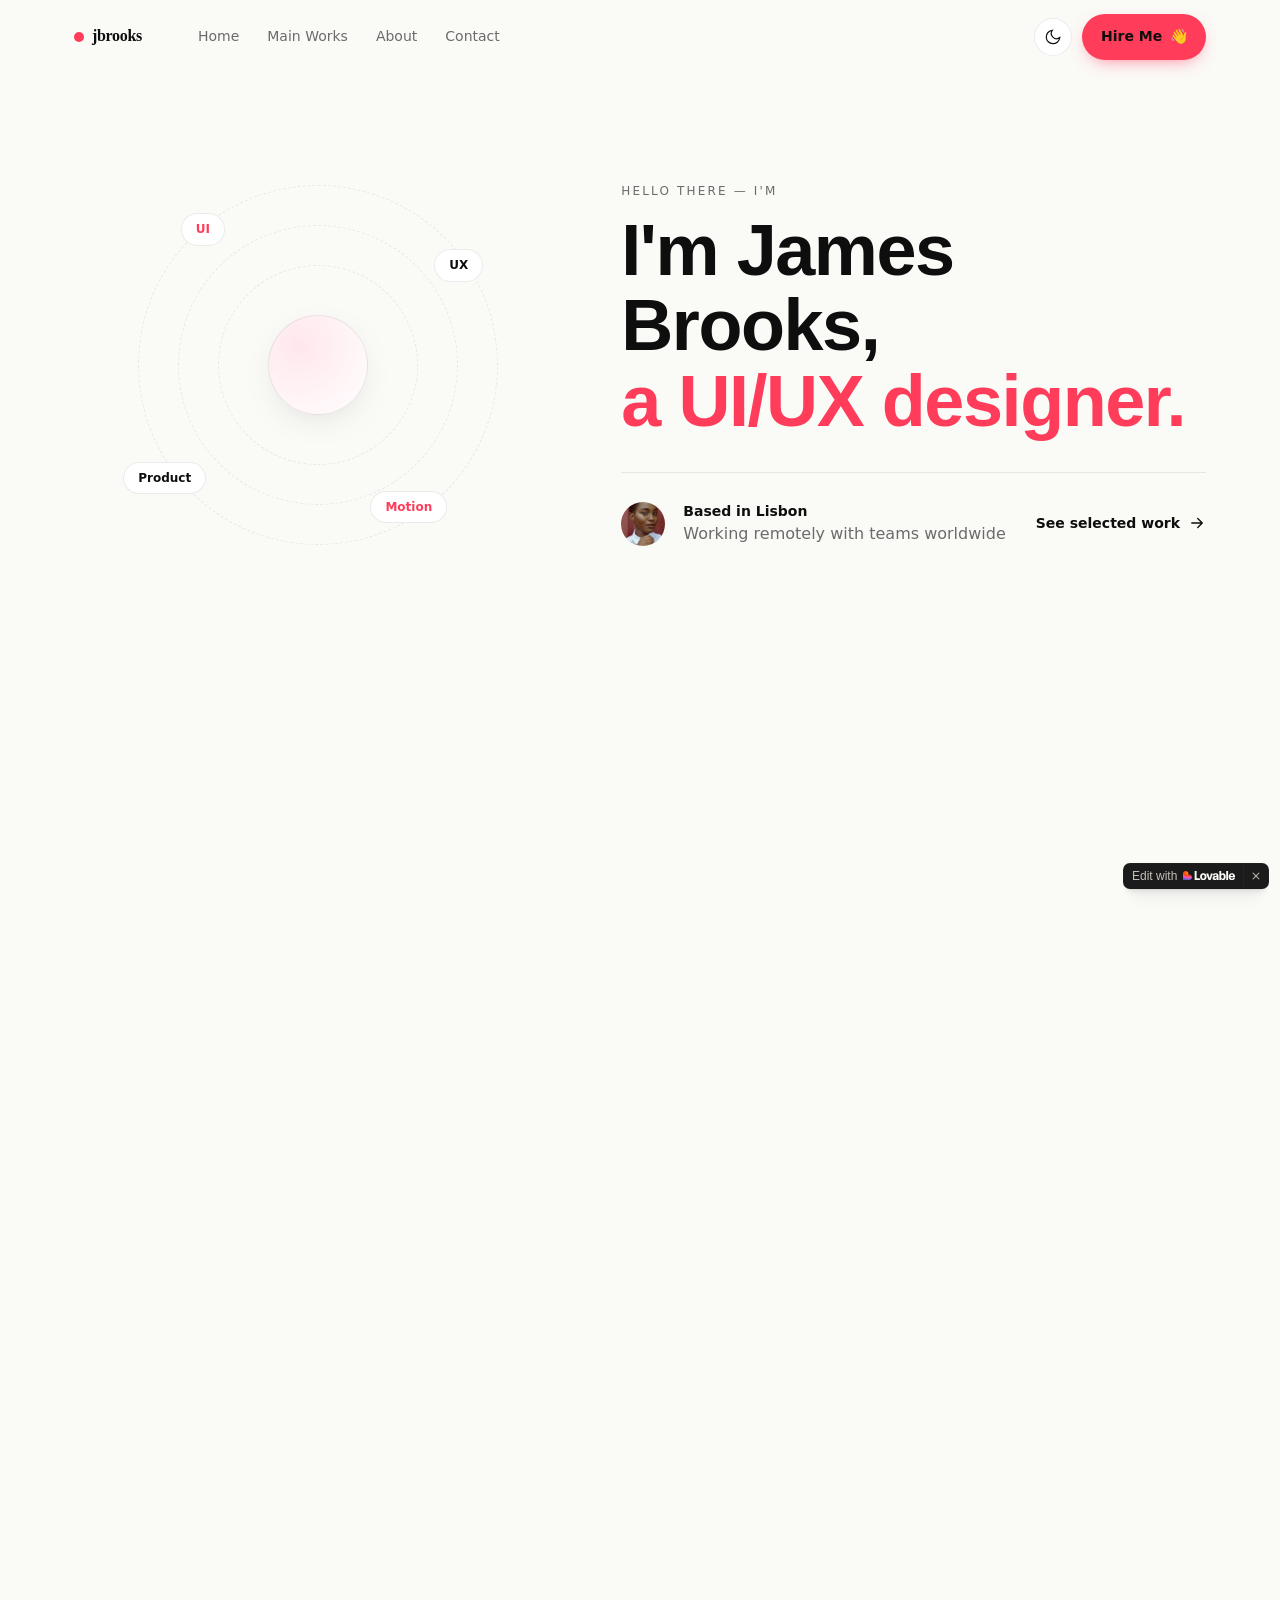
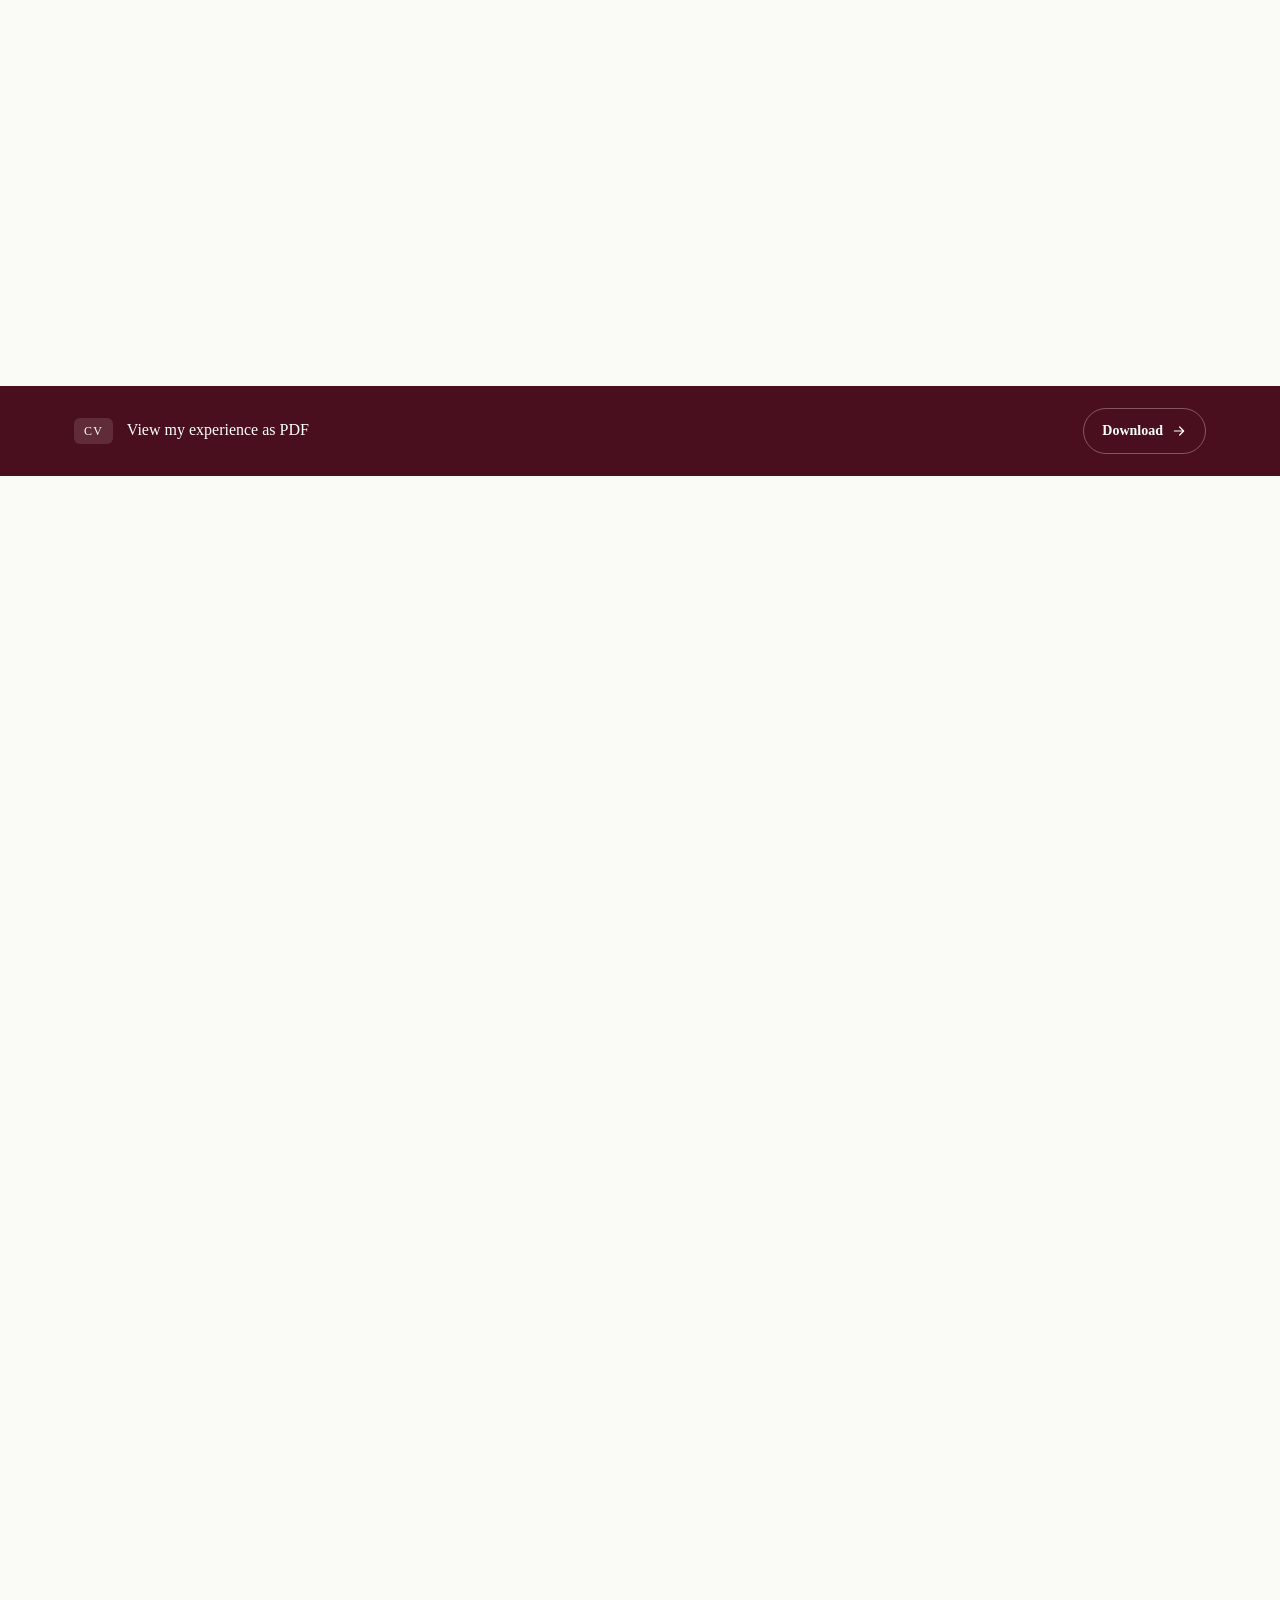
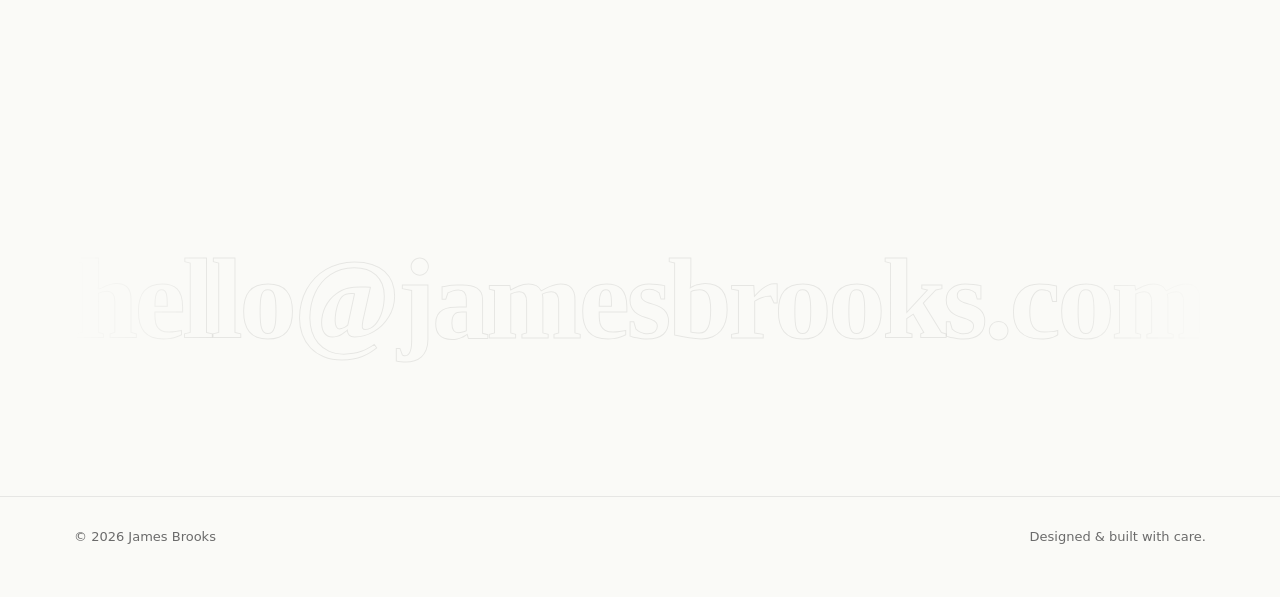
<file: index.html>
<!DOCTYPE html>
<!-- saved from url=(0051)https://preview-%2Dsublime-single-page.lovable.app/ -->
<html lang="en" class=""><head><meta http-equiv="Content-Type" content="text/html; charset=UTF-8"><meta name="viewport" content="width=device-width, initial-scale=1"><link rel="preload" as="image" href="./James Brooks — UI_UX Designer Portfolio_files/photo-1531123897727-8f129e1688ce"><link rel="preload" as="image" href="./James Brooks — UI_UX Designer Portfolio_files/photo-1500648767791-00dcc994a43e"><link rel="stylesheet" href="./James Brooks — UI_UX Designer Portfolio_files/styles-BGAk6vI9.css" data-precedence="default"><link rel="stylesheet" href="./James Brooks — UI_UX Designer Portfolio_files/css2" data-precedence="default"><meta name="author" content="Lovable"><meta name="twitter:site" content="@Lovable"><meta property="og:type" content="website"><link rel="modulepreload" href="https://preview--sublime-single-page.lovable.app/assets/index-D9m6q8DU.js"><link rel="preconnect" href="https://fonts.googleapis.com/"><link rel="preconnect" href="https://fonts.gstatic.com/" crossorigin="anonymous">
<style>
	@font-face {
		font-family: 'CameraPlainVariable';
		src: url('https://cdn.gpteng.co/mcp-widgets/v1/fonts/CameraPlainVariable.woff2') format('woff2');
		font-weight: 100 900;
		font-style: normal;
		font-display: swap;
	}

	#lovable-badge {
		--badge-bg: #1b1b1b;
		--badge-text: #c5c1b9;
		--badge-text-hover: #dcdad5;
		--badge-radius: 6px;
		--badge-padding: 8px;
		--badge-gap: 6px;
		--badge-shadow: 
			0 0 0 1px rgba(0, 0, 0, 0.88),
			0 1px 0 0 rgba(0, 0, 0, 0.04),
			0 2px 2px -1px rgba(0, 0, 0, 0.08),
			0 4px 4px -2px rgba(0, 0, 0, 0.08),
			0 8px 8px -4px rgba(0, 0, 0, 0.08),
			0 16px 16px -8px rgba(0, 0, 0, 0.08);
		--badge-transition-duration: 0.2s;
		--badge-transition-easing: cubic-bezier(0.16, 1, 0.32, 1);
		--focus-color: #575ECF;
		--focus-offset: 2px;
		--focus-width: 2px;
		
		position: fixed;
		bottom: 12px;
		right: 12px;
		height: 24px;
		display: flex;
		align-items: center;
		z-index: 1000000;
		background-color: var(--badge-bg);
		color: var(--badge-text);
		border-radius: var(--badge-radius);
		box-shadow: var(--badge-shadow);
		font-size: 12px;
		font-family: CameraPlainVariable, "CameraPlainVariable Fallback", -apple-system, BlinkMacSystemFont, 'Segoe UI', Roboto, sans-serif;
		font-weight: 400 !important;
		text-transform: none !important;
		font-feature-settings: normal !important;
		transform: translateZ(0);
		will-change: transform, opacity;
	}

	#lovable-badge-cta {
		display: flex;
		align-items: center;
		gap: var(--badge-gap);
		padding: 0 var(--badge-padding);
		height: 100%;
		color: inherit;
		text-decoration: none;
		white-space: nowrap;
		border-radius: var(--badge-radius) 0 0 var(--badge-radius);
		transition: 
			background-color var(--badge-transition-duration) ease,
			color var(--badge-transition-duration) ease,
			transform 0.1s ease;
	}

	#lovable-badge-cta:hover {
		background: rgba(255, 255, 255, 0.04);
		color: var(--badge-text-hover);
	}

	#lovable-badge-cta:active {
		transform: scale(0.98);
	}

	#lovable-badge-cta:focus {
		outline: none;
	}

	#lovable-badge-cta:focus-visible {
		outline: var(--focus-width) solid var(--focus-color);
		outline-offset: var(--focus-offset);
		z-index: 1;
	}

	#lovable-badge-text {
		line-height: 1;
	}

	#lovable-badge-divider {
		width: 1px;
		height: 24px;
		background-color: rgba(255, 255, 255, 0.04);
		flex-shrink: 0;
	}

	#lovable-badge-close {
		width: 24px;
		height: 24px;
		min-width: 24px;
		min-height: 24px;
		cursor: pointer;
		background: none;
		border: none;
		padding: 0;
		display: flex;
		align-items: center;
		justify-content: center;
		border-radius: 0 var(--badge-radius) var(--badge-radius) 0;
		flex-shrink: 0;
		transition: 
			background-color var(--badge-transition-duration) ease,
			transform 0.1s ease;
	}

	#lovable-badge-close:hover {
		background: rgba(255, 255, 255, 0.04);
	}

	#lovable-badge-close:active {
		transform: scale(0.92);
	}

	#lovable-badge-close:focus {
		outline: none;
	}

	#lovable-badge-close:focus-visible {
		outline: var(--focus-width) solid var(--focus-color);
		outline-offset: calc(var(--focus-offset) * -1);
		z-index: 1;
	}

	#lovable-badge-close svg path {
		fill: var(--badge-text);
		transition: fill var(--badge-transition-duration) ease;
	}

	#lovable-badge-close:hover svg path {
		fill: var(--badge-text-hover);
	}

	@media (prefers-reduced-motion: reduce) {
		#lovable-badge-cta,
		#lovable-badge-close,
		#lovable-badge-close svg path {
			transition: none;
		}
		
		#lovable-badge-cta:active,
		#lovable-badge-close:active {
			transform: none;
		}
	}

	@media (prefers-contrast: high) {
		#lovable-badge {
			--badge-bg: #000;
			--badge-text: #fff;
			--badge-text-hover: #fff;
			border: 2px solid currentColor;
		}
		
		#lovable-badge-cta:focus-visible,
		#lovable-badge-close:focus-visible {
			outline-width: 3px;
		}
	}
</style>
<meta name="twitter:title" content="James Brooks — UI/UX Designer"><meta name="twitter:description" content="Selected UI/UX case studies and product design work by James Brooks."><meta property="og:image" content="https://pub-bb2e103a32db4e198524a2e9ed8f35b4.r2.dev/cc26c144-62a7-4cdc-a8b2-ad5bfb5f156d/id-preview-7ab9d7ac--9c9834aa-fa07-4360-b169-4d00fcd52613.lovable.app-1779164723887.png"><meta name="twitter:image" content="https://pub-bb2e103a32db4e198524a2e9ed8f35b4.r2.dev/cc26c144-62a7-4cdc-a8b2-ad5bfb5f156d/id-preview-7ab9d7ac--9c9834aa-fa07-4360-b169-4d00fcd52613.lovable.app-1779164723887.png"><style></style><title>James Brooks — UI/UX Designer Portfolio</title><meta name="description" content="James Brooks — Senior UI/UX designer crafting premium product experiences for ambitious teams. Selected case studies, skills, and ways to get in touch."><meta property="og:title" content="James Brooks — UI/UX Designer"><meta property="og:description" content="Selected UI/UX case studies and product design work by James Brooks."><meta name="twitter:card" content="summary_large_image"><link rel="modulepreload" href="https://preview--sublime-single-page.lovable.app/assets/index-CQF1db9F.js"></head><body data-new-gr-c-s-check-loaded="14.1292.0" data-gr-ext-installed="" data-new-gr-c-s-loaded="14.1292.0"><!--$--><!--/$-->
<aside id="lovable-badge" role="complementary" dir="ltr" lang="en" aria-label="Edit with Lovable">
	<a id="lovable-badge-cta" target="_blank" href="https://lovable.dev/projects/9c9834aa-fa07-4360-b169-4d00fcd52613?utm_source=lovable-badge" rel="noopener nofollow" aria-label="Edit with Lovable">
		<span id="lovable-badge-text">Edit with</span>
		<svg xmlns="http://www.w3.org/2000/svg" width="52" height="16" fill="none" viewBox="0 0 52 16">
  <path fill="#FCFBF8" fill-rule="evenodd" d="M20.318 5.25c.643 0 1.206.14 1.69.418a2.81 2.81 0 0 1 1.118 1.191c.266.513.4 1.115.4 1.807s-.134 1.296-.4 1.812a2.81 2.81 0 0 1-1.118 1.193c-.484.278-1.047.418-1.69.418s-1.208-.14-1.695-.418a2.85 2.85 0 0 1-1.125-1.193c-.262-.516-.393-1.12-.393-1.812s.131-1.294.393-1.807a2.848 2.848 0 0 1 1.125-1.191c.487-.279 1.052-.418 1.695-.418Zm0 1.425c-.27 0-.504.076-.7.228-.193.147-.34.37-.443.67-.102.295-.153.66-.153 1.093 0 .435.05.801.153 1.1.102.3.25.524.443.676.196.147.43.22.7.22.27 0 .502-.073.694-.22.193-.152.341-.375.443-.67.103-.299.153-.667.153-1.106 0-.65-.112-1.145-.337-1.481a1.08 1.08 0 0 0-.953-.51ZM32.7 5.25c.61 0 1.127.1 1.549.3.422.197.74.48.953.849.217.368.325.809.325 1.32v2.704c0 .29.02.562.062.812.044.245.108.4.19.466V12h-1.935a5.895 5.895 0 0 1-.105-.684 7.745 7.745 0 0 1-.02-.228 2.293 2.293 0 0 1-.151.203c-.205.242-.47.437-.793.584-.32.143-.685.215-1.094.215-.406 0-.77-.08-1.094-.24a1.845 1.845 0 0 1-.756-.682 1.984 1.984 0 0 1-.27-1.045c0-.606.178-1.069.535-1.388.356-.324.87-.534 1.542-.633l1.125-.16c.225-.032.403-.074.534-.123a.622.622 0 0 0 .288-.196.549.549 0 0 0 .093-.327.65.65 0 0 0-.11-.367.702.702 0 0 0-.32-.27c-.14-.07-.31-.105-.51-.105-.32 0-.576.083-.768.251-.193.164-.298.39-.314.676h-1.923c.016-.434.147-.82.393-1.155.25-.34.596-.604 1.039-.792.442-.189.954-.283 1.535-.283Zm.99 3.498a.98.98 0 0 1-.215.14 2.49 2.49 0 0 1-.584.178l-.473.092c-.315.061-.553.156-.713.283-.155.127-.233.305-.233.534 0 .23.084.412.252.547.168.135.383.203.645.203s.494-.058.694-.173c.201-.118.355-.282.461-.49.11-.21.166-.448.166-.714v-.6Zm4.526-2.375c.065-.125.138-.243.221-.349.197-.25.437-.44.719-.571.282-.135.6-.203.952-.203.528 0 .988.138 1.377.412.389.275.688.67.896 1.186.21.512.314 1.12.314 1.824 0 .7-.107 1.309-.32 1.825-.213.512-.518.906-.915 1.18-.393.275-.854.412-1.383.412-.352 0-.667-.062-.946-.184a1.832 1.832 0 0 1-.7-.554 2.2 2.2 0 0 1-.234-.383V12h-1.843V3h1.862v3.373Zm1.284.296c-.274 0-.51.085-.707.253-.192.163-.338.397-.436.7a3.376 3.376 0 0 0-.148 1.05c0 .406.05.759.148 1.058.098.299.243.53.436.694.197.164.433.246.707.246.279 0 .512-.082.7-.246.193-.164.336-.395.43-.694.099-.3.148-.652.148-1.058 0-.405-.05-.757-.147-1.056-.095-.299-.238-.53-.43-.694a1.015 1.015 0 0 0-.7-.253Zm9.416-1.419c.602 0 1.136.131 1.604.393.466.262.829.643 1.086 1.143.263.5.394 1.097.394 1.794 0 .25-.002.449-.006.596H47.51c.018.288.071.538.164.75a1.3 1.3 0 0 0 .491.596c.214.13.465.196.757.196.319 0 .583-.082.792-.246.209-.167.34-.403.393-.706h1.862a2.48 2.48 0 0 1-.485 1.235 2.54 2.54 0 0 1-1.051.805c-.439.188-.949.283-1.53.283-.655 0-1.225-.125-1.708-.375a2.672 2.672 0 0 1-1.13-1.143c-.267-.508-.4-1.137-.4-1.887 0-.712.14-1.327.418-1.843a2.86 2.86 0 0 1 1.155-1.186c.491-.27 1.051-.405 1.678-.405Zm-.044 1.345c-.274 0-.516.068-.725.203a1.29 1.29 0 0 0-.479.59 2.045 2.045 0 0 0-.132.498h2.562a1.873 1.873 0 0 0-.138-.602 1.061 1.061 0 0 0-.418-.516 1.243 1.243 0 0 0-.67-.173Z" clip-rule="evenodd"></path>
  <path fill="#FCFBF8" d="m26.605 9.995 1.342-4.566h1.924L27.628 12h-2.07l-2.33-6.57h1.98l1.397 4.565Zm-13.013.143h2.256c1.632 0 1.421 1.837 1.418 1.861h-5.603V3h1.93v7.138Zm31.516 1.861h-1.862V3h1.862v8.999Z"></path>
  <path fill="url(#a)" fill-rule="evenodd" d="M2.7 3c1.492 0 2.7 1.192 2.7 2.663v1.012h.9c1.49 0 2.7 1.192 2.7 2.662S7.791 12 6.3 12H0V5.663C0 4.193 1.209 3 2.7 3Z" clip-rule="evenodd"></path>
  <defs>
    <radialgradient id="a" cx="0" cy="0" r="1" gradientTransform="matrix(-1.54236 7.07838 -10.231 -2.15602 4.627 5.022)" gradientUnits="userSpaceOnUse">
      <stop offset=".106" stop-color="#FE7B02"></stop>
      <stop offset=".394" stop-color="#FE3F21"></stop>
      <stop offset=".608" stop-color="#F858BC"></stop>
      <stop offset=".929" stop-color="#575ECF"></stop>
    </radialgradient>
  </defs>
</svg>


	</a>
	
	<span id="lovable-badge-divider" aria-hidden="true"></span>
	
	<button id="lovable-badge-close" aria-label="Dismiss" title="Dismiss" type="button">
		<svg xmlns="http://www.w3.org/2000/svg" width="16" height="16" fill="none" viewBox="0 0 16 16" aria-hidden="true">
			<path d="M10.646 4.646a.5.5 0 1 1 .707.708L8.707 8l2.646 2.646a.5.5 0 1 1-.707.707L8 8.707l-2.646 2.646a.5.5 0 1 1-.708-.707L7.293 8 4.646 5.354a.5.5 0 1 1 .708-.708L8 7.293l2.646-2.647Z"></path>
		</svg>
	</button>
</aside>
<script>
	// Don't show the lovable-badge if the page is in an iframe or if it's being rendered by puppeteer (screenshot service)
	if (window.self !== window.top || navigator.userAgent.includes('puppeteer')) {
		// the page is in an iframe
		var badge = document.getElementById('lovable-badge');
		if (badge) {
			badge.style.display = 'none';
		}
	}

	// Add click event listener to close button with animation
	var closeButton = document.getElementById('lovable-badge-close');
	if (closeButton) {
		closeButton.addEventListener('click', function(event) {
			event.preventDefault();
			event.stopPropagation();
			var badge = document.getElementById('lovable-badge');
			if (badge) {
				badge.classList.add('closing');
				setTimeout(function() {
					if (badge) {
						badge.style.display = 'none';
					}
				}, 240);
			}
		});
	}
</script>
<div class="jb"><style>
.jb {
  --bg: #fafaf7;
  --surface: #ffffff;
  --text: #0e0e0e;
  --muted: #6b6b6b;
  --line: rgba(0,0,0,0.08);
  --accent: #ff3d5a;
  --accent-soft: #ffe7ec;
  --maxw: 1180px;
  --radius: 18px;
  --shadow: 0 10px 40px -20px rgba(0,0,0,0.25);
  background: var(--bg);
  color: var(--text);
  font-family: 'DM Sans', system-ui, sans-serif;
  font-size: 16px;
  line-height: 1.55;
  -webkit-font-smoothing: antialiased;
  min-height: 100vh;
  overflow-x: hidden;
}
html { scroll-behavior: smooth; }
.jb-dark .jb {
  --bg: #0b0b0c;
  --surface: #141416;
  --text: #f2f2f0;
  --muted: #9a9a9a;
  --line: rgba(255,255,255,0.10);
  --accent: #ff5a73;
  --accent-soft: rgba(255,90,115,0.15);
  --shadow: 0 10px 40px -20px rgba(0,0,0,0.7);
}
.jb * { box-sizing: border-box; }
.jb a { color: inherit; text-decoration: none; }
.jb img { display: block; max-width: 100%; }

.jb-container { width: 100%; max-width: var(--maxw); margin: 0 auto; padding: 0 24px; }

/* Typography */
.jb-display, .jb-h1, .jb-h2, .jb-h3 {
  font-family: 'Sora', sans-serif;
  letter-spacing: -0.02em;
  line-height: 1.05;
  font-weight: 600;
  margin: 0;
}
.jb-display { font-size: clamp(40px, 6vw, 72px); font-weight: 700; }
.jb-h1 { font-size: clamp(32px, 4.4vw, 52px); }
.jb-h2 { font-size: clamp(26px, 3vw, 38px); }
.jb-h3 { font-size: 20px; font-weight: 600; }
.jb-accent { color: var(--accent); }
.jb-muted { color: var(--muted); margin: 0; }
.jb-eyebrow {
  font-size: 12px;
  text-transform: uppercase;
  letter-spacing: 0.18em;
  color: var(--muted);
  margin: 0 0 12px;
  font-weight: 500;
}
.jb-meta-title { margin: 0; font-weight: 600; font-size: 14px; }

/* NAV */
.jb-nav {
  position: sticky; top: 0; z-index: 50;
  backdrop-filter: blur(14px);
  -webkit-backdrop-filter: blur(14px);
  background: color-mix(in oklab, var(--bg) 75%, transparent);
  transition: box-shadow .3s, background .3s, border-color .3s;
  border-bottom: 1px solid transparent;
}
.jb-nav.is-scrolled { border-color: var(--line); box-shadow: 0 4px 20px -16px rgba(0,0,0,.3); }
.jb-nav__inner {
  max-width: var(--maxw); margin: 0 auto; padding: 14px 24px;
  display: flex; align-items: center; gap: 24px;
}
.jb-logo { display: inline-flex; align-items: center; gap: 8px; font-family: 'Sora'; font-weight: 700; letter-spacing: -0.02em; }
.jb-logo__dot { width: 10px; height: 10px; border-radius: 999px; background: var(--accent); display: inline-block; }
.jb-nav__links { display: flex; gap: 28px; margin-left: 32px; font-size: 14px; }
.jb-nav__links a { color: var(--muted); transition: color .2s; position: relative; padding: 4px 0; }
.jb-nav__links a::after {
  content: ""; position: absolute; left: 0; bottom: -2px; height: 1px; width: 100%;
  background: var(--text); transform: scaleX(0); transform-origin: right;
  transition: transform .35s cubic-bezier(.6,.05,.2,1);
}
.jb-nav__links a:hover { color: var(--text); }
.jb-nav__links a:hover::after { transform: scaleX(1); transform-origin: left; }
.jb-nav__right { margin-left: auto; display: flex; align-items: center; gap: 10px; }
.jb-logo { transition: transform .3s ease; }
.jb-logo:hover { transform: scale(1.04); }
.jb-logo:hover .jb-logo__dot { animation: jbpulse 1.2s ease-in-out infinite; }
@keyframes jbpulse {
  0%,100% { transform: scale(1); box-shadow: 0 0 0 0 color-mix(in oklab, var(--accent) 50%, transparent); }
  50% { transform: scale(1.4); box-shadow: 0 0 0 8px transparent; }
}

.jb-btn {
  display: inline-flex; align-items: center; gap: 8px;
  padding: 11px 18px; border-radius: 999px;
  font-size: 14px; font-weight: 600;
  border: 1px solid transparent;
  transition: transform .2s ease, background .25s, color .25s, border-color .25s, box-shadow .25s;
  cursor: pointer;
}
.jb-btn:hover { transform: translateY(-2px); }
.jb-btn:active { transform: translateY(0); }
.jb-btn--primary { background: var(--accent); color: #fff; box-shadow: 0 6px 18px -8px color-mix(in oklab, var(--accent) 80%, transparent); }
.jb-btn--primary:hover { background: #e8334e; box-shadow: 0 14px 30px -10px color-mix(in oklab, var(--accent) 70%, transparent); }
.jb-btn--ghost { background: transparent; color: var(--text); border-color: var(--line); }
.jb-btn--ghost:hover { border-color: var(--text); background: color-mix(in oklab, var(--text) 6%, transparent); }
.jb-btn--ghost-dark { background: transparent; color: #fff; border-color: rgba(255,255,255,.3); }
.jb-btn--ghost-dark:hover { border-color: #fff; background: rgba(255,255,255,0.08); }
.jb-iconbtn {
  width: 38px; height: 38px; display: inline-flex; align-items: center; justify-content: center;
  border-radius: 999px; border: 1px solid var(--line); background: var(--surface);
  color: var(--text); cursor: pointer; transition: transform .3s ease, background .2s, border-color .2s, color .2s;
}
.jb-iconbtn:hover { transform: rotate(-12deg) scale(1.08); color: var(--accent); border-color: var(--accent); }

.jb-hide-sm { }
.jb-show-sm { display: none; }
@media (max-width: 768px) {
  .jb-nav__links { display: none; }
  .jb-hide-sm { display: none; }
  .jb-show-sm { display: inline-flex; }
}
.jb-mobile-menu {
  display: flex; flex-direction: column; gap: 14px;
  padding: 18px 24px 22px; border-top: 1px solid var(--line);
  background: var(--bg);
}
.jb-mobile-menu a { font-size: 16px; }

/* HERO */
.jb-hero { padding: 80px 0 60px; }
.jb-hero__grid {
  display: grid; grid-template-columns: 1fr 1.2fr; gap: 60px; align-items: center;
}
@media (max-width: 900px) { .jb-hero__grid { grid-template-columns: 1fr; gap: 36px; } }
.jb-hero__copy { max-width: 640px; }
.jb-hero__meta {
  display: flex; align-items: center; gap: 18px; margin-top: 32px; flex-wrap: wrap;
  padding-top: 28px; border-top: 1px solid var(--line);
}
.jb-avatar { width: 44px; height: 44px; border-radius: 999px; object-fit: cover; }
.jb-arrowlink {
  display: inline-flex; align-items: center; gap: 8px;
  font-weight: 600; font-size: 14px; margin-left: auto;
  border-bottom: 1px solid transparent; transition: border-color .2s, gap .2s;
}
.jb-arrowlink:hover { border-color: var(--text); gap: 12px; }

/* Hero orbit */
.jb-hero__art {
  height: 420px; position: relative;
  display: flex; align-items: center; justify-content: center;
}
.jb-orbit { position: relative; width: 360px; height: 360px; }
.jb-orbit__ring {
  position: absolute; inset: 0; border-radius: 50%;
  border: 1px dashed var(--line);
  animation: jbspin 30s linear infinite;
}
.jb-orbit__ring--2 { inset: 40px; animation-duration: 22s; animation-direction: reverse; }
.jb-orbit__ring--3 { inset: 80px; animation-duration: 18s; }
.jb-orbit__core {
  position: absolute; inset: 130px; border-radius: 50%;
  background: radial-gradient(circle at 30% 30%, var(--accent-soft), var(--surface));
  border: 1px solid var(--line);
  box-shadow: var(--shadow);
}
@keyframes jbspin { to { transform: rotate(360deg); } }
.jb-tag {
  position: absolute; padding: 6px 14px; font-size: 12px; font-weight: 600;
  background: var(--surface); border: 1px solid var(--line);
  border-radius: 999px; box-shadow: var(--shadow);
}
.jb-tag--a { top: 8%; left: 12%; color: var(--accent); }
.jb-tag--b { top: 18%; right: 4%; }
.jb-tag--c { bottom: 14%; left: -4%; }
.jb-tag--d { bottom: 6%; right: 14%; color: var(--accent); }

/* Sections */
.jb-section { padding: 100px 0; }
.jb-section--tight { padding: 60px 0; }
.jb-secthead { text-align: center; margin-bottom: 60px; }

/* Works */
.jb-works { display: flex; flex-direction: column; gap: 100px; }
.jb-work {
  display: grid; grid-template-columns: 1fr 1.2fr; gap: 60px; align-items: center;
}
.jb-work:nth-child(even) { direction: rtl; }
.jb-work:nth-child(even) > * { direction: ltr; }
@media (max-width: 900px) {
  .jb-work, .jb-work:nth-child(even) { direction: ltr; grid-template-columns: 1fr; gap: 32px; }
}
.jb-work__copy { max-width: 440px; }
.jb-work__copy .jb-h2 { margin: 14px 0 16px; }
.jb-work__copy .jb-arrowlink { margin: 24px 0 0; }
.jb-pill {
  display: inline-block; padding: 6px 12px; font-size: 12px; font-weight: 600;
  border-radius: 999px; background: var(--accent-soft); color: var(--accent);
}
.jb-work__media {
  position: relative; border-radius: var(--radius);
  background: linear-gradient(135deg, var(--surface), color-mix(in oklab, var(--accent-soft) 60%, var(--surface)));
  padding: 40px; overflow: hidden; box-shadow: var(--shadow); border: 1px solid var(--line);
  transition: transform .5s cubic-bezier(.2,.7,.2,1), box-shadow .5s;
}
.jb-work__media:hover { transform: translateY(-6px); box-shadow: 0 30px 60px -28px rgba(0,0,0,.35); }
.jb-work__media img { border-radius: 14px; width: 100%; height: 380px; object-fit: cover; }
.jb-work__media--phone img { height: 460px; max-width: 280px; margin: 0 auto; border-radius: 36px; }
.jb-work__media--desktop img { height: 320px; }
.jb-work__media img { transition: transform .6s cubic-bezier(.2,.7,.2,1); }
.jb-work__media:hover img { transform: scale(1.03); }
.jb-work__overlay {
  position: absolute; left: 20px; bottom: 20px;
  display: inline-flex; align-items: center; gap: 8px;
  padding: 10px 16px; border-radius: 999px;
  background: var(--accent); color: #fff; font-size: 13px; font-weight: 600;
  opacity: 0; transform: translateY(14px);
  transition: opacity .4s cubic-bezier(.2,.7,.2,1), transform .4s cubic-bezier(.2,.7,.2,1), gap .3s;
  box-shadow: 0 12px 30px -10px color-mix(in oklab, var(--accent) 70%, transparent);
  pointer-events: none;
}
.jb-work__media:hover .jb-work__overlay { opacity: 1; transform: translateY(0); }
.jb-work__media:hover .jb-work__overlay { gap: 12px; }
.jb-work__shine {
  position: absolute; inset: 0; pointer-events: none; border-radius: var(--radius);
  background: linear-gradient(115deg, transparent 30%, rgba(255,255,255,.35) 50%, transparent 70%);
  transform: translateX(-120%); transition: transform .9s cubic-bezier(.2,.7,.2,1);
}
.jb-dark .jb-work__shine { background: linear-gradient(115deg, transparent 30%, rgba(255,255,255,.08) 50%, transparent 70%); }
.jb-work__media:hover .jb-work__shine { transform: translateX(120%); }

/* Other works */
.jb-other {
  display: grid; grid-template-columns: repeat(4, 1fr); gap: 18px;
}
@media (max-width: 900px) { .jb-other { grid-template-columns: repeat(2, 1fr); } }
.jb-tile {
  border-radius: 14px; overflow: hidden; border: 1px solid var(--line);
  background: var(--surface); position: relative; aspect-ratio: 1/1; display: block;
  transition: transform .4s ease, box-shadow .4s ease, border-color .3s;
}
.jb-tile:hover { transform: translateY(-4px); box-shadow: 0 20px 40px -20px rgba(0,0,0,.3); border-color: var(--accent); }
.jb-tile img { width: 100%; height: 100%; object-fit: cover; transition: transform .7s cubic-bezier(.2,.7,.2,1); }
.jb-tile:hover img { transform: scale(1.08); }
.jb-tile span {
  position: absolute; left: 14px; bottom: 12px; font-size: 13px; font-weight: 600; color: #fff;
  background: rgba(0,0,0,0.45); padding: 6px 10px; border-radius: 999px; backdrop-filter: blur(6px);
  transition: background .3s, transform .3s;
}
.jb-tile:hover span { background: var(--accent); transform: translateY(-2px); }
.jb-tile__arrow {
  position: absolute; top: 12px; right: 12px;
  width: 34px; height: 34px; border-radius: 999px;
  display: inline-flex; align-items: center; justify-content: center;
  background: var(--accent); color: #fff;
  opacity: 0; transform: translate(8px, -8px) rotate(-25deg);
  transition: opacity .35s ease, transform .4s cubic-bezier(.2,.7,.2,1);
  box-shadow: 0 10px 24px -8px color-mix(in oklab, var(--accent) 70%, transparent);
}
.jb-tile:hover .jb-tile__arrow { opacity: 1; transform: translate(0,0) rotate(0deg); }

/* Skills */
.jb-skills { display: grid; grid-template-columns: 1.4fr 1fr; gap: 60px; }
@media (max-width: 900px) { .jb-skills { grid-template-columns: 1fr; gap: 40px; } }
.jb-skills__col { display: flex; flex-direction: column; gap: 36px; }
.jb-skill { padding-bottom: 28px; border-bottom: 1px solid var(--line); transition: transform .3s ease; }
.jb-skill:hover { transform: translateX(6px); }
.jb-skill:hover .jb-skill__icon { transform: rotate(-8deg) scale(1.08); }
.jb-skill__icon {
  width: 44px; height: 44px; border-radius: 12px; display: flex; align-items: center; justify-content: center;
  background: var(--accent-soft); color: var(--accent); font-size: 22px; margin-bottom: 16px;
  transition: transform .35s cubic-bezier(.2,.7,.2,1);
}
.jb-skill h4 { margin: 0 0 8px; }
.jb-tools { display: grid; gap: 28px; }
.jb-tools__group ul { list-style: none; margin: 0; padding: 0; display: flex; flex-direction: column; gap: 8px; }
.jb-tools__group li { display: flex; gap: 10px; align-items: center; padding: 8px 0; border-bottom: 1px solid var(--line); font-weight: 500; font-size: 15px; transition: padding .25s, color .25s; }
.jb-tools__group li:hover { padding-left: 8px; color: var(--accent); }
.jb-tools__group li span { color: var(--accent); }

/* Quotes */
.jb-quotes { display: grid; grid-template-columns: repeat(4, 1fr); gap: 18px; }
@media (max-width: 900px) { .jb-quotes { grid-template-columns: repeat(2, 1fr); } }
@media (max-width: 560px) { .jb-quotes { grid-template-columns: 1fr; } }
.jb-quote {
  margin: 0; padding: 22px; border: 1px solid var(--line); border-radius: 14px;
  background: var(--surface); display: flex; flex-direction: column; gap: 18px;
  transition: transform .35s ease, box-shadow .35s ease, border-color .3s;
}
.jb-quote:hover { transform: translateY(-6px); box-shadow: 0 20px 40px -22px rgba(0,0,0,.35); border-color: color-mix(in oklab, var(--accent) 40%, var(--line)); }
.jb-quote blockquote { margin: 0; font-size: 14px; line-height: 1.55; }
.jb-quote figcaption { display: flex; gap: 12px; align-items: center; }
.jb-quote__avatar {
  width: 36px; height: 36px; border-radius: 999px; display: flex; align-items: center; justify-content: center;
  background: var(--accent-soft); color: var(--accent); font-weight: 700; font-size: 12px;
  transition: transform .35s ease;
}
.jb-quote:hover .jb-quote__avatar { transform: scale(1.1) rotate(-6deg); }

/* CV strip */
.jb-cv { background: #4a0f1e; color: #fff; padding: 22px 0; }
.jb-dark .jb-cv { background: #2a0710; }
.jb-cv__inner { display: flex; align-items: center; justify-content: space-between; gap: 20px; flex-wrap: wrap; font-family: 'Sora'; font-weight: 500; }
.jb-cv__label {
  display: inline-block; background: rgba(255,255,255,0.12); padding: 4px 10px; border-radius: 6px;
  font-size: 12px; letter-spacing: .1em; margin-right: 10px;
}

/* About */
.jb-about { display: grid; grid-template-columns: 1fr 1.2fr; gap: 60px; align-items: start; }
@media (max-width: 900px) { .jb-about { grid-template-columns: 1fr; gap: 40px; } }
.jb-about__intro { display: flex; flex-direction: column; gap: 24px; }
.jb-about__photo { width: 100%; max-width: 260px; border-radius: 18px; aspect-ratio: 1/1; object-fit: cover; }
.jb-about__body { display: flex; flex-direction: column; gap: 18px; max-width: 540px; }
.jb-jobs { margin-top: 16px; border-top: 1px solid var(--line); padding-top: 16px; }
.jb-jobs__row {
  display: grid; grid-template-columns: 1.4fr 1fr 0.8fr; gap: 12px;
  padding: 14px 0; border-bottom: 1px solid var(--line); font-size: 14px; font-weight: 500;
  transition: padding .25s ease, color .25s ease;
}
.jb-jobs__row:hover { padding-left: 10px; color: var(--accent); }
.jb-about__photo { transition: transform .5s cubic-bezier(.2,.7,.2,1), box-shadow .5s; }
.jb-about__photo:hover { transform: scale(1.02) rotate(-1deg); box-shadow: 0 30px 50px -25px rgba(0,0,0,.4); }

/* Contact */
.jb-contact {
  display: grid; grid-template-columns: 1fr 1fr; gap: 60px; align-items: center;
  padding: 40px 0;
}
@media (max-width: 900px) { .jb-contact { grid-template-columns: 1fr; gap: 32px; } }
.jb-contact__title { font-family: 'Sora'; font-size: 28px; font-weight: 600; margin: 0 0 18px; }
.jb-contact__buttons { display: flex; gap: 12px; flex-wrap: wrap; }
.jb-contact__or { margin: 18px 0 8px; font-size: 13px; }
.jb-contact__socials { display: flex; gap: 18px; flex-wrap: wrap; font-size: 14px; font-weight: 500; }
.jb-contact__socials a { border-bottom: 1px solid var(--line); padding-bottom: 2px; transition: border-color .2s; }
.jb-contact__socials a:hover { border-color: var(--text); }
.jb-watermark {
  font-family: 'Sora'; font-weight: 700; letter-spacing: -0.03em;
  font-size: clamp(40px, 9vw, 120px); margin: 40px 0 0; text-align: center;
  color: transparent; -webkit-text-stroke: 1px var(--line);
  white-space: nowrap; overflow: hidden;
  transition: -webkit-text-stroke-color .4s, color .4s, letter-spacing .6s;
}
.jb-watermark:hover { -webkit-text-stroke-color: var(--accent); color: color-mix(in oklab, var(--accent) 8%, transparent); letter-spacing: -0.01em; }
.jb-watermark-wrap {
  margin-top: 40px; overflow: hidden; mask-image: linear-gradient(90deg, transparent, #000 12%, #000 88%, transparent);
  -webkit-mask-image: linear-gradient(90deg, transparent, #000 12%, #000 88%, transparent);
}
.jb-watermark-wrap .jb-watermark {
  margin: 0; display: inline-block; padding-left: 0;
  animation: jbmarquee 28s linear infinite;
}
.jb-watermark-wrap:hover .jb-watermark { animation-play-state: paused; }
@keyframes jbmarquee {
  from { transform: translateX(0); }
  to { transform: translateX(-50%); }
}

/* Wave on Hire Me */
.jb-wave { display: inline-block; transform-origin: 70% 70%; transition: transform .3s; }
.jb-btn--primary:hover .jb-wave { animation: jbwave 1.2s ease-in-out infinite; }
@keyframes jbwave {
  0%,60%,100% { transform: rotate(0deg); }
  10% { transform: rotate(14deg); }
  20% { transform: rotate(-8deg); }
  30% { transform: rotate(14deg); }
  40% { transform: rotate(-4deg); }
  50% { transform: rotate(10deg); }
}

/* Magnetic */
[data-magnetic] { transition: transform .25s cubic-bezier(.2,.7,.2,1), background .25s, color .25s, border-color .25s, box-shadow .25s; will-change: transform; }

/* Section heading underline draw */
.jb-secthead .jb-h1 { position: relative; display: inline-block; }
.jb-secthead .jb-h1::after {
  content: ""; position: absolute; left: 50%; bottom: -10px;
  width: 0; height: 3px; background: var(--accent); border-radius: 999px;
  transition: width .8s cubic-bezier(.2,.7,.2,1), left .8s cubic-bezier(.2,.7,.2,1);
}
.jb-secthead.is-visible .jb-h1::after { width: 56px; left: calc(50% - 28px); }

/* Footer */
.jb-footer { padding: 30px 0 50px; border-top: 1px solid var(--line); }
.jb-footer__inner { display: flex; justify-content: space-between; gap: 12px; flex-wrap: wrap; font-size: 13px; }

/* Reveal */
[data-reveal] { opacity: 0; transform: translateY(18px); transition: opacity .8s ease, transform .8s ease; }
[data-reveal].is-visible { opacity: 1; transform: none; }

/* Hero floats */
.jb-avatar { transition: transform .35s ease; }
.jb-hero__meta:hover .jb-avatar { transform: scale(1.08); }
.jb-tag { animation: jbfloat 6s ease-in-out infinite; }
.jb-tag--b { animation-delay: -1.5s; }
.jb-tag--c { animation-delay: -3s; }
.jb-tag--d { animation-delay: -4.5s; }
@keyframes jbfloat {
  0%,100% { transform: translateY(0); }
  50% { transform: translateY(-8px); }
}

@media (prefers-reduced-motion: reduce) {
  *, *::before, *::after { animation-duration: .001ms !important; animation-iteration-count: 1 !important; transition-duration: .001ms !important; }
}
</style><header class="jb-nav "><div class="jb-nav__inner"><a href="https://preview--sublime-single-page.lovable.app/#home" class="jb-logo" aria-label="James Brooks home"><span class="jb-logo__dot"></span><span>jbrooks</span></a><nav class="jb-nav__links" aria-label="Primary"><a href="https://preview--sublime-single-page.lovable.app/#home">Home</a><a href="https://preview--sublime-single-page.lovable.app/#works">Main Works</a><a href="https://preview--sublime-single-page.lovable.app/#about">About</a><a href="https://preview--sublime-single-page.lovable.app/#contact">Contact</a></nav><div class="jb-nav__right"><button class="jb-iconbtn" aria-label="Toggle dark mode"><svg viewBox="0 0 24 24" fill="none" stroke="currentColor" stroke-width="1.6" stroke-linecap="round" width="18" height="18"><path d="M21 12.8A9 9 0 1 1 11.2 3a7 7 0 0 0 9.8 9.8Z"></path></svg></button><a href="https://preview--sublime-single-page.lovable.app/#contact" class="jb-btn jb-btn--primary jb-hide-sm" data-magnetic="true"><span>Hire Me</span><span class="jb-wave" aria-hidden="true">👋</span></a><button class="jb-iconbtn jb-show-sm" aria-label="Open menu"><svg viewBox="0 0 24 24" fill="none" stroke="currentColor" stroke-width="1.8" stroke-linecap="round" width="20" height="20"><path d="M4 7h16M4 12h16M4 17h16"></path></svg></button></div></div></header><section id="home" class="jb-hero"><div class="jb-container jb-hero__grid"><div class="jb-hero__art" aria-hidden="true"><div class="jb-orbit"><div class="jb-orbit__ring jb-orbit__ring--1"></div><div class="jb-orbit__ring jb-orbit__ring--2"></div><div class="jb-orbit__ring jb-orbit__ring--3"></div><div class="jb-orbit__core"></div><span class="jb-tag jb-tag--a">UI</span><span class="jb-tag jb-tag--b">UX</span><span class="jb-tag jb-tag--c">Product</span><span class="jb-tag jb-tag--d">Motion</span></div></div><div class="jb-hero__copy is-visible" data-reveal="true"><p class="jb-eyebrow">Hello there — I'm</p><h1 class="jb-display">I'm James Brooks,<br><span class="jb-accent">a UI/UX designer.</span></h1><div class="jb-hero__meta"><img class="jb-avatar" alt="James Brooks portrait" src="./James Brooks — UI_UX Designer Portfolio_files/photo-1531123897727-8f129e1688ce"><div><p class="jb-meta-title">Based in Lisbon</p><p class="jb-muted">Working remotely with teams worldwide</p></div><a href="https://preview--sublime-single-page.lovable.app/#works" class="jb-arrowlink">See selected work <svg viewBox="0 0 24 24" fill="none" stroke="currentColor" stroke-width="1.8" stroke-linecap="round" stroke-linejoin="round" width="18" height="18"><path d="M5 12h14M13 6l6 6-6 6"></path></svg></a></div></div></div></section><section id="works" class="jb-section"><div class="jb-container"><div class="jb-secthead" data-reveal="true"><p class="jb-eyebrow">Selected 2024 — 2025</p><h2 class="jb-h1">Main Works</h2></div><div class="jb-works"><article class="jb-work" data-reveal="true"><div class="jb-work__copy"><span class="jb-pill">iOS App</span><h3 class="jb-h2">Voo's Cinema</h3><p class="jb-muted">A streaming app concept that redesigns how you discover, save and book cinema tickets. Built around a calm, content-first interface.</p><a href="https://preview--sublime-single-page.lovable.app/case/voos-cinema" class="jb-arrowlink">Read case study <svg viewBox="0 0 24 24" fill="none" stroke="currentColor" stroke-width="1.8" stroke-linecap="round" stroke-linejoin="round" width="16" height="16"><path d="M5 12h14M13 6l6 6-6 6"></path></svg></a></div><a href="https://preview--sublime-single-page.lovable.app/case/voos-cinema" class="jb-work__media jb-work__media--phone "><img alt="Voo&#39;s Cinema preview" loading="lazy" src="./James Brooks — UI_UX Designer Portfolio_files/photo-1574375927938-d5a98e8ffe85"><span class="jb-work__overlay">View case study <svg viewBox="0 0 24 24" fill="none" stroke="currentColor" stroke-width="1.8" stroke-linecap="round" stroke-linejoin="round" width="18" height="18"><path d="M5 12h14M13 6l6 6-6 6"></path></svg></span><span class="jb-work__shine" aria-hidden="true"></span></a></article><article class="jb-work" data-reveal="true"><div class="jb-work__copy"><span class="jb-pill">Fintech Web App</span><h3 class="jb-h2">Credroad</h3><p class="jb-muted">Your trusted credit companion. A friendlier dashboard for tracking score, debt and goals — without the banking clutter.</p><a href="https://preview--sublime-single-page.lovable.app/case/credroad" class="jb-arrowlink">Read case study <svg viewBox="0 0 24 24" fill="none" stroke="currentColor" stroke-width="1.8" stroke-linecap="round" stroke-linejoin="round" width="16" height="16"><path d="M5 12h14M13 6l6 6-6 6"></path></svg></a></div><a href="https://preview--sublime-single-page.lovable.app/case/credroad" class="jb-work__media jb-work__media--desktop jb-work__media--alt"><img alt="Credroad preview" loading="lazy" src="./James Brooks — UI_UX Designer Portfolio_files/photo-1551288049-bebda4e38f71"><span class="jb-work__overlay">View case study <svg viewBox="0 0 24 24" fill="none" stroke="currentColor" stroke-width="1.8" stroke-linecap="round" stroke-linejoin="round" width="18" height="18"><path d="M5 12h14M13 6l6 6-6 6"></path></svg></span><span class="jb-work__shine" aria-hidden="true"></span></a></article><article class="jb-work" data-reveal="true"><div class="jb-work__copy"><span class="jb-pill">Productivity</span><h3 class="jb-h2">Suplan</h3><p class="jb-muted">A planner that turns the chaos of a creator's week into a calm, single column. Light gestures, big type, zero noise.</p><a href="https://preview--sublime-single-page.lovable.app/case/suplan" class="jb-arrowlink">Read case study <svg viewBox="0 0 24 24" fill="none" stroke="currentColor" stroke-width="1.8" stroke-linecap="round" stroke-linejoin="round" width="16" height="16"><path d="M5 12h14M13 6l6 6-6 6"></path></svg></a></div><a href="https://preview--sublime-single-page.lovable.app/case/suplan" class="jb-work__media jb-work__media--phone "><img alt="Suplan preview" loading="lazy" src="./James Brooks — UI_UX Designer Portfolio_files/photo-1517694712202-14dd9538aa97"><span class="jb-work__overlay">View case study <svg viewBox="0 0 24 24" fill="none" stroke="currentColor" stroke-width="1.8" stroke-linecap="round" stroke-linejoin="round" width="18" height="18"><path d="M5 12h14M13 6l6 6-6 6"></path></svg></span><span class="jb-work__shine" aria-hidden="true"></span></a></article><article class="jb-work" data-reveal="true"><div class="jb-work__copy"><span class="jb-pill">Travel iOS App</span><h3 class="jb-h2">Placever</h3><p class="jb-muted">Discover places worth slowing down for. A map-first travel companion with hand-curated stops and clean cards.</p><a href="https://preview--sublime-single-page.lovable.app/case/placever" class="jb-arrowlink">Read case study <svg viewBox="0 0 24 24" fill="none" stroke="currentColor" stroke-width="1.8" stroke-linecap="round" stroke-linejoin="round" width="16" height="16"><path d="M5 12h14M13 6l6 6-6 6"></path></svg></a></div><a href="https://preview--sublime-single-page.lovable.app/case/placever" class="jb-work__media jb-work__media--phone jb-work__media--alt"><img alt="Placever preview" loading="lazy" src="./James Brooks — UI_UX Designer Portfolio_files/photo-1502920917128-1aa500764cbd"><span class="jb-work__overlay">View case study <svg viewBox="0 0 24 24" fill="none" stroke="currentColor" stroke-width="1.8" stroke-linecap="round" stroke-linejoin="round" width="18" height="18"><path d="M5 12h14M13 6l6 6-6 6"></path></svg></span><span class="jb-work__shine" aria-hidden="true"></span></a></article></div></div></section><section class="jb-section jb-section--tight"><div class="jb-container"><div class="jb-secthead" data-reveal="true"><p class="jb-eyebrow">Side quests</p><h2 class="jb-h1">Other Works</h2></div><div class="jb-other"><a href="https://preview--sublime-single-page.lovable.app/#contact" class="jb-tile" data-reveal="true"><img alt="Lumen Skincare" loading="lazy" src="./James Brooks — UI_UX Designer Portfolio_files/photo-1556228720-195a672e8a03"><span>Lumen Skincare</span><span class="jb-tile__arrow" aria-hidden="true"><svg viewBox="0 0 24 24" fill="none" stroke="currentColor" stroke-width="1.8" stroke-linecap="round" stroke-linejoin="round" width="16" height="16"><path d="M5 12h14M13 6l6 6-6 6"></path></svg></span></a><a href="https://preview--sublime-single-page.lovable.app/#contact" class="jb-tile" data-reveal="true"><img alt="CH — Studio Brand" loading="lazy" src="./James Brooks — UI_UX Designer Portfolio_files/photo-1505691938895-1758d7feb511"><span>CH — Studio Brand</span><span class="jb-tile__arrow" aria-hidden="true"><svg viewBox="0 0 24 24" fill="none" stroke="currentColor" stroke-width="1.8" stroke-linecap="round" stroke-linejoin="round" width="16" height="16"><path d="M5 12h14M13 6l6 6-6 6"></path></svg></span></a><a href="https://preview--sublime-single-page.lovable.app/#contact" class="jb-tile" data-reveal="true"><img alt="Northwind Banner" loading="lazy" src="./James Brooks — UI_UX Designer Portfolio_files/photo-1551836022-d5d88e9218df"><span>Northwind Banner</span><span class="jb-tile__arrow" aria-hidden="true"><svg viewBox="0 0 24 24" fill="none" stroke="currentColor" stroke-width="1.8" stroke-linecap="round" stroke-linejoin="round" width="16" height="16"><path d="M5 12h14M13 6l6 6-6 6"></path></svg></span></a><a href="https://preview--sublime-single-page.lovable.app/#contact" class="jb-tile" data-reveal="true"><img alt="Atelier Editorial" loading="lazy" src="./James Brooks — UI_UX Designer Portfolio_files/photo-1521572163474-6864f9cf17ab"><span>Atelier Editorial</span><span class="jb-tile__arrow" aria-hidden="true"><svg viewBox="0 0 24 24" fill="none" stroke="currentColor" stroke-width="1.8" stroke-linecap="round" stroke-linejoin="round" width="16" height="16"><path d="M5 12h14M13 6l6 6-6 6"></path></svg></span></a></div></div></section><section class="jb-section"><div class="jb-container"><div class="jb-secthead" data-reveal="true"><p class="jb-eyebrow">What I do</p><h2 class="jb-h1">Skills &amp; Tools</h2></div><div class="jb-skills"><div class="jb-skills__col"><div class="jb-skill" data-reveal="true"><div class="jb-skill__icon">◍</div><h4 class="jb-h3">Design</h4><p class="jb-muted">Product design, design systems, motion direction and visual identity work. I help teams ship interfaces that feel quiet, considered and on-brand.</p></div><div class="jb-skill" data-reveal="true"><div class="jb-skill__icon">◍</div><h4 class="jb-h3">Building</h4><p class="jb-muted">I prototype in Framer and ship production-ready React with Tailwind. Comfortable pairing with engineers and contributing to component libraries.</p></div><div class="jb-skill" data-reveal="true"><div class="jb-skill__icon">◍</div><h4 class="jb-h3">Enhancing</h4><p class="jb-muted">Usability audits, micro-interactions, accessibility passes and onboarding flows — the small details that push a good product to a great one.</p></div></div><div class="jb-tools" data-reveal="true"><div class="jb-tools__group"><p class="jb-eyebrow">UI</p><ul><li><span>•</span>Figma</li><li><span>•</span>Sketch</li><li><span>•</span>Adobe XD</li><li><span>•</span>Photoshop</li></ul></div><div class="jb-tools__group"><p class="jb-eyebrow">Building</p><ul><li><span>•</span>Webflow</li><li><span>•</span>Framer</li><li><span>•</span>Lovable</li><li><span>•</span>React + Tailwind</li></ul></div><div class="jb-tools__group"><p class="jb-eyebrow">UX</p><ul><li><span>•</span>Maze</li><li><span>•</span>Lyssna</li><li><span>•</span>Notion</li><li><span>•</span>Linear</li></ul></div></div></div></div></section><section class="jb-section jb-section--tight"><div class="jb-container"><div class="jb-quotes"><figure class="jb-quote" data-reveal="true"><blockquote>"James turned a messy brief into a beautifully calm product. Engineers loved the handoff."</blockquote><figcaption><div class="jb-quote__avatar">SL</div><div><p class="jb-meta-title">Sara Lin</p><p class="jb-muted">PM, Northwind</p></div></figcaption></figure><figure class="jb-quote" data-reveal="true"><blockquote>"Rare designer who can hold the whole product in his head and still sweat the pixels."</blockquote><figcaption><div class="jb-quote__avatar">MD</div><div><p class="jb-meta-title">Marc Devlin</p><p class="jb-muted">Founder, Suplan</p></div></figcaption></figure><figure class="jb-quote" data-reveal="true"><blockquote>"Our retention curve bent the week we shipped his redesign. Quiet, confident work."</blockquote><figcaption><div class="jb-quote__avatar">AR</div><div><p class="jb-meta-title">Ana Ribeiro</p><p class="jb-muted">Lead, Voo</p></div></figcaption></figure><figure class="jb-quote" data-reveal="true"><blockquote>"Tight systems, great communication, zero ego. The full package."</blockquote><figcaption><div class="jb-quote__avatar">YO</div><div><p class="jb-meta-title">Yusuf Okafor</p><p class="jb-muted">CTO, Credroad</p></div></figcaption></figure></div></div></section><section class="jb-cv"><div class="jb-container jb-cv__inner"><p><span class="jb-cv__label">CV</span> View my experience as PDF</p><a href="https://preview--sublime-single-page.lovable.app/#contact" class="jb-btn jb-btn--ghost-dark">Download <svg viewBox="0 0 24 24" fill="none" stroke="currentColor" stroke-width="1.8" stroke-linecap="round" stroke-linejoin="round" width="16" height="16"><path d="M5 12h14M13 6l6 6-6 6"></path></svg></a></div></section><section id="about" class="jb-section"><div class="jb-container"><div class="jb-secthead" data-reveal="true"><p class="jb-eyebrow">The person</p><h2 class="jb-h1">About Me</h2></div><div class="jb-about"><div class="jb-about__intro" data-reveal="true"><h3 class="jb-h2">I'm James Brooks,<br><span class="jb-accent">a UI/UX designer.</span></h3><img class="jb-about__photo" alt="James Brooks" src="./James Brooks — UI_UX Designer Portfolio_files/photo-1500648767791-00dcc994a43e"></div><div class="jb-about__body" data-reveal="true"><p>I've spent the last seven years designing products for startups and studios across Europe and the US — focusing on calm, considered interfaces that respect attention and ship quickly.</p><p class="jb-muted">I care a lot about typography, motion, and the small interaction details that make software feel alive without getting in the way.</p><div class="jb-jobs"><p class="jb-eyebrow">Recent jobs</p><div class="jb-jobs__row"><span>Senior Product Designer</span><span class="jb-muted">Northwind</span><span class="jb-muted">2023 — Now</span></div><div class="jb-jobs__row"><span>UI/UX Designer</span><span class="jb-muted">Voo</span><span class="jb-muted">2021 — 2023</span></div><div class="jb-jobs__row"><span>Freelance Designer</span><span class="jb-muted">Self</span><span class="jb-muted">2018 — 2021</span></div></div></div></div></div></section><section id="contact" class="jb-section"><div class="jb-container"><div class="jb-contact" data-reveal="true"><div><p class="jb-eyebrow">Let's talk</p><h3 class="jb-h2">Let me help with a great<br>visual solution for your business.</h3></div><div class="jb-contact__cta"><p class="jb-accent jb-contact__title">Contact Me</p><div class="jb-contact__buttons"><a class="jb-btn jb-btn--primary" href="https://preview--sublime-single-page.lovable.app/#contact" data-magnetic="true">Book a Call <svg viewBox="0 0 24 24" fill="none" stroke="currentColor" stroke-width="1.8" stroke-linecap="round" stroke-linejoin="round" width="16" height="16"><path d="M5 12h14M13 6l6 6-6 6"></path></svg></a><a class="jb-btn jb-btn--ghost" href="mailto:hello@jamesbrooks.com">Send Message</a></div><p class="jb-muted jb-contact__or">or write at</p><div class="jb-contact__socials"><a href="https://preview--sublime-single-page.lovable.app/#contact">Dribbble</a><a href="https://preview--sublime-single-page.lovable.app/#contact">Behance</a><a href="https://preview--sublime-single-page.lovable.app/#contact">Twitter</a><a href="https://preview--sublime-single-page.lovable.app/#contact">LinkedIn</a></div></div></div><div class="jb-watermark-wrap" aria-hidden="true"><p class="jb-watermark">hello@jamesbrooks.com&nbsp;&nbsp;·&nbsp;&nbsp;hello@jamesbrooks.com&nbsp;&nbsp;·&nbsp;&nbsp;</p></div></div></section><footer class="jb-footer"><div class="jb-container jb-footer__inner"><p class="jb-muted">© 2026 James Brooks</p><p class="jb-muted">Designed &amp; built with care.</p></div></footer></div></body><grammarly-desktop-integration data-grammarly-shadow-root="true"><template shadowrootmode="open"><style>
      div.grammarly-desktop-integration {
        position: absolute;
        width: 1px;
        height: 1px;
        padding: 0;
        margin: -1px;
        overflow: hidden;
        clip: rect(0, 0, 0, 0);
        white-space: nowrap;
        border: 0;
        -moz-user-select: none;
        -webkit-user-select: none;
        -ms-user-select:none;
        user-select:none;
      }

      div.grammarly-desktop-integration:before {
        content: attr(data-content);
      }
    </style><div aria-label="grammarly-integration" role="group" class="grammarly-desktop-integration" data-content="{&quot;mode&quot;:&quot;full&quot;,&quot;isActive&quot;:true,&quot;isUserDisabled&quot;:false}"></div></template></grammarly-desktop-integration></html>
</file>
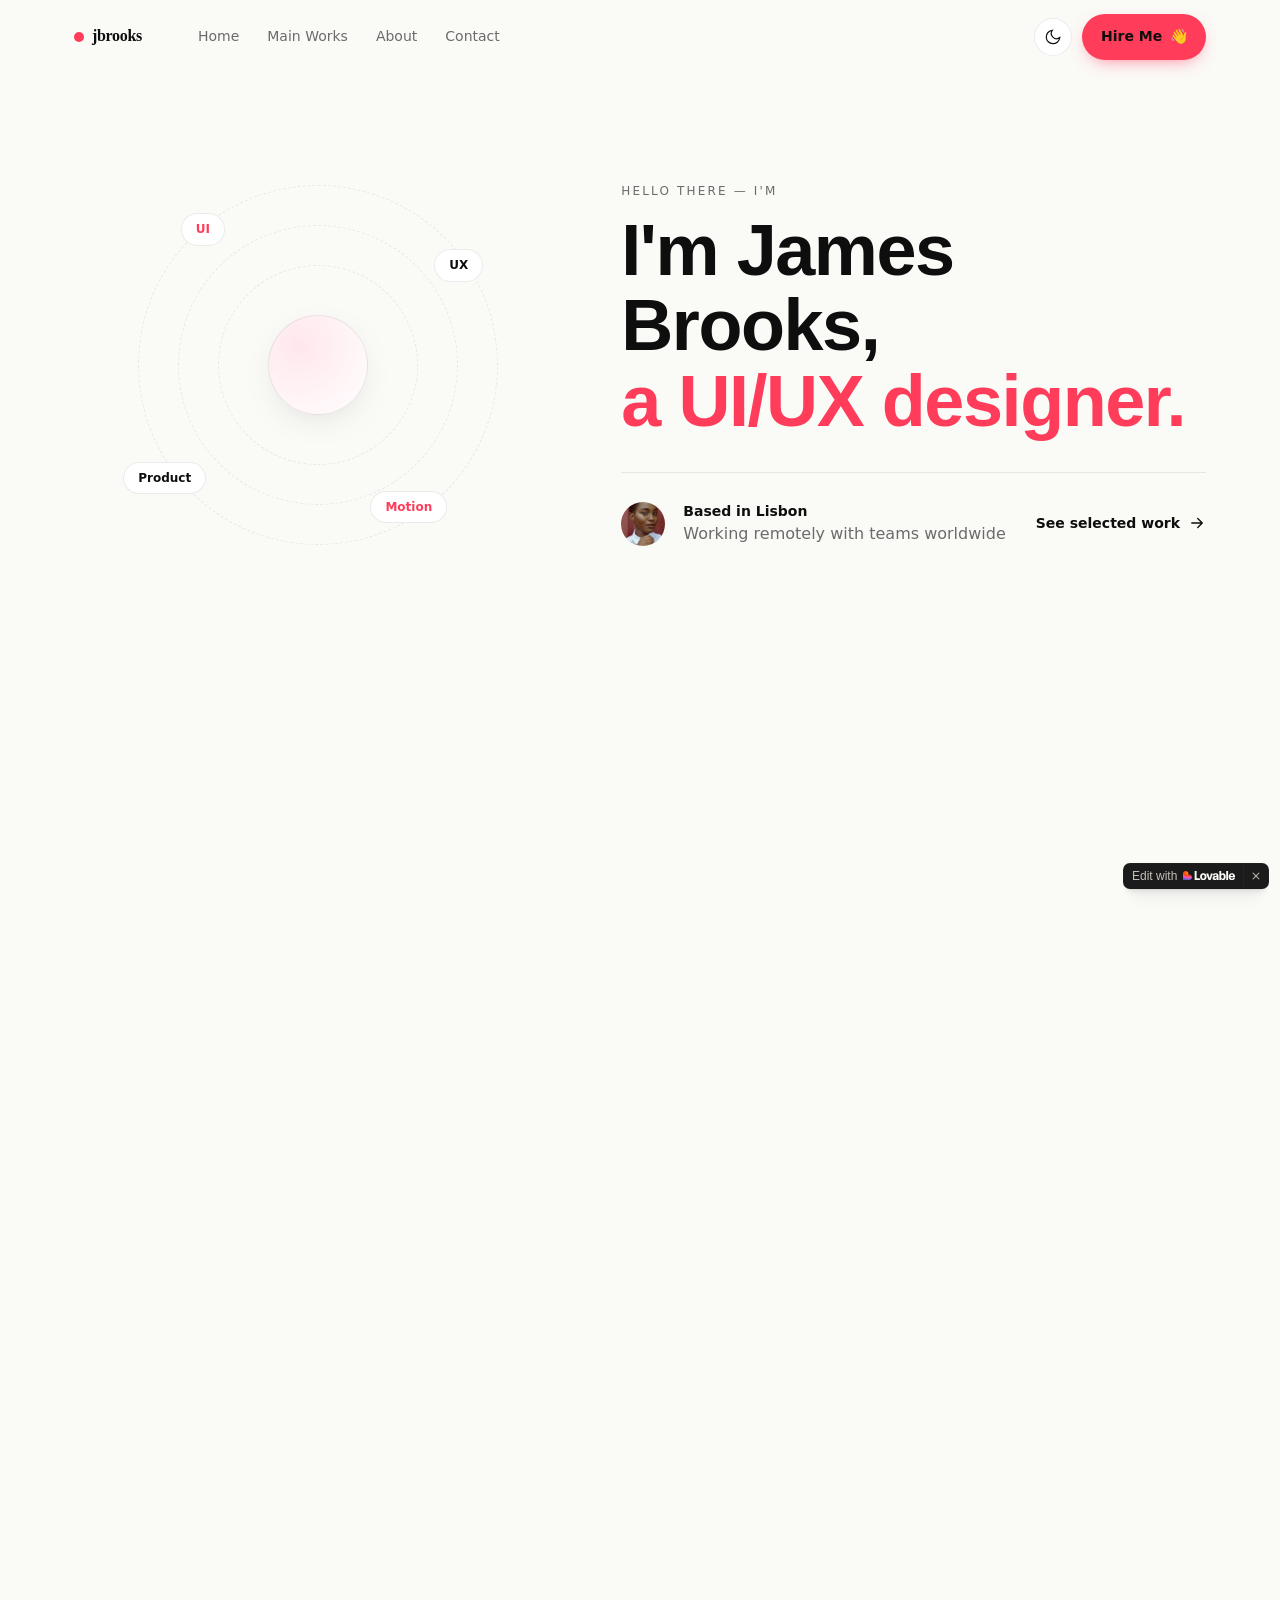
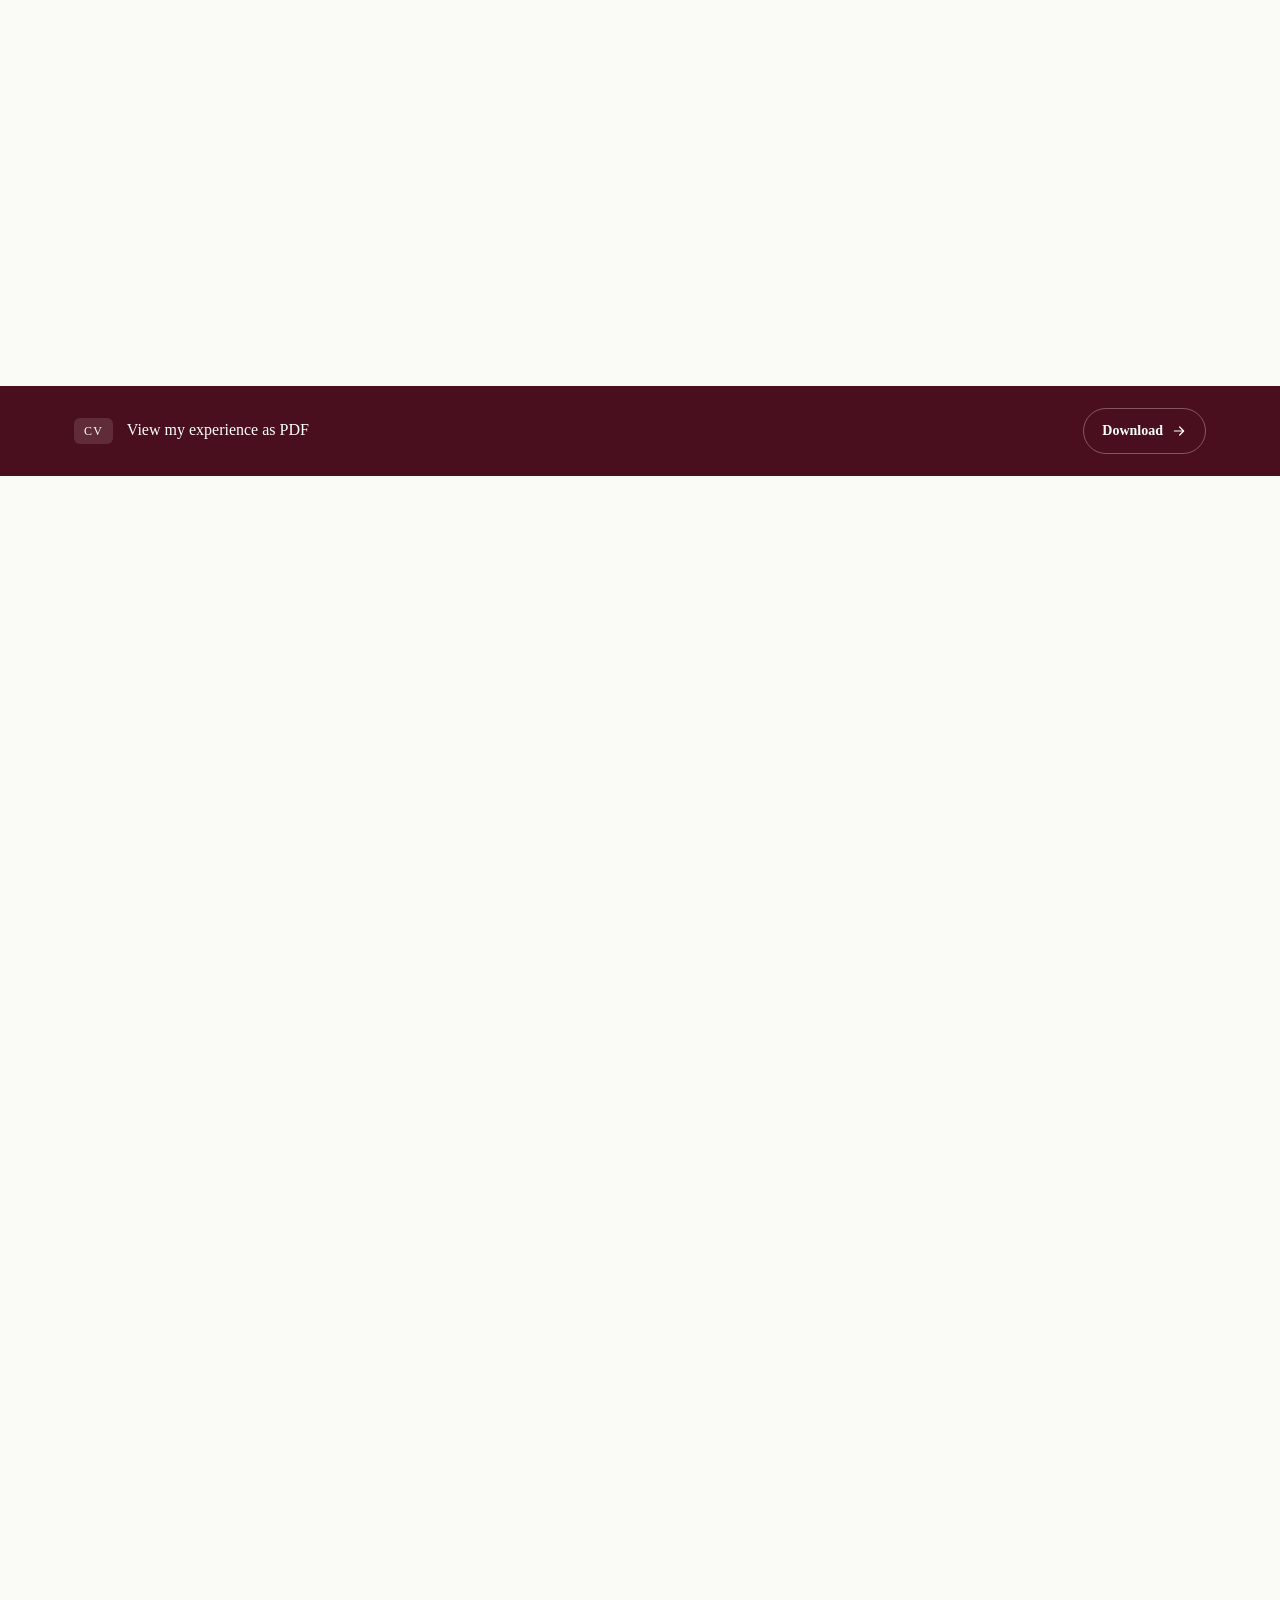
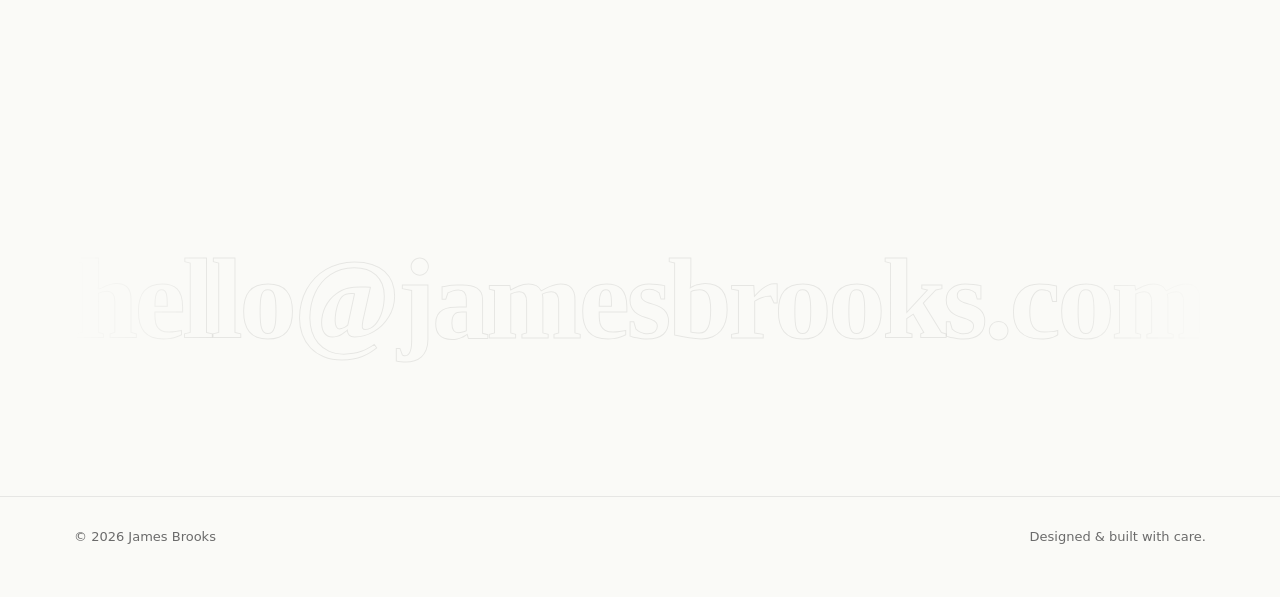
<file: James Brooks — UI_UX Designer Portfolio.html>
<!DOCTYPE html>
<!-- saved from url=(0051)https://preview-%2Dsublime-single-page.lovable.app/ -->
<html lang="en" class=""><head><meta http-equiv="Content-Type" content="text/html; charset=UTF-8"><meta name="viewport" content="width=device-width, initial-scale=1"><link rel="preload" as="image" href="./James Brooks — UI_UX Designer Portfolio_files/photo-1531123897727-8f129e1688ce"><link rel="preload" as="image" href="./James Brooks — UI_UX Designer Portfolio_files/photo-1500648767791-00dcc994a43e"><link rel="stylesheet" href="./James Brooks — UI_UX Designer Portfolio_files/styles-BGAk6vI9.css" data-precedence="default"><link rel="stylesheet" href="./James Brooks — UI_UX Designer Portfolio_files/css2" data-precedence="default"><meta name="author" content="Lovable"><meta name="twitter:site" content="@Lovable"><meta property="og:type" content="website"><link rel="modulepreload" href="https://preview--sublime-single-page.lovable.app/assets/index-D9m6q8DU.js"><link rel="preconnect" href="https://fonts.googleapis.com/"><link rel="preconnect" href="https://fonts.gstatic.com/" crossorigin="anonymous">
<style>
	@font-face {
		font-family: 'CameraPlainVariable';
		src: url('https://cdn.gpteng.co/mcp-widgets/v1/fonts/CameraPlainVariable.woff2') format('woff2');
		font-weight: 100 900;
		font-style: normal;
		font-display: swap;
	}

	#lovable-badge {
		--badge-bg: #1b1b1b;
		--badge-text: #c5c1b9;
		--badge-text-hover: #dcdad5;
		--badge-radius: 6px;
		--badge-padding: 8px;
		--badge-gap: 6px;
		--badge-shadow: 
			0 0 0 1px rgba(0, 0, 0, 0.88),
			0 1px 0 0 rgba(0, 0, 0, 0.04),
			0 2px 2px -1px rgba(0, 0, 0, 0.08),
			0 4px 4px -2px rgba(0, 0, 0, 0.08),
			0 8px 8px -4px rgba(0, 0, 0, 0.08),
			0 16px 16px -8px rgba(0, 0, 0, 0.08);
		--badge-transition-duration: 0.2s;
		--badge-transition-easing: cubic-bezier(0.16, 1, 0.32, 1);
		--focus-color: #575ECF;
		--focus-offset: 2px;
		--focus-width: 2px;
		
		position: fixed;
		bottom: 12px;
		right: 12px;
		height: 24px;
		display: flex;
		align-items: center;
		z-index: 1000000;
		background-color: var(--badge-bg);
		color: var(--badge-text);
		border-radius: var(--badge-radius);
		box-shadow: var(--badge-shadow);
		font-size: 12px;
		font-family: CameraPlainVariable, "CameraPlainVariable Fallback", -apple-system, BlinkMacSystemFont, 'Segoe UI', Roboto, sans-serif;
		font-weight: 400 !important;
		text-transform: none !important;
		font-feature-settings: normal !important;
		transform: translateZ(0);
		will-change: transform, opacity;
	}

	#lovable-badge-cta {
		display: flex;
		align-items: center;
		gap: var(--badge-gap);
		padding: 0 var(--badge-padding);
		height: 100%;
		color: inherit;
		text-decoration: none;
		white-space: nowrap;
		border-radius: var(--badge-radius) 0 0 var(--badge-radius);
		transition: 
			background-color var(--badge-transition-duration) ease,
			color var(--badge-transition-duration) ease,
			transform 0.1s ease;
	}

	#lovable-badge-cta:hover {
		background: rgba(255, 255, 255, 0.04);
		color: var(--badge-text-hover);
	}

	#lovable-badge-cta:active {
		transform: scale(0.98);
	}

	#lovable-badge-cta:focus {
		outline: none;
	}

	#lovable-badge-cta:focus-visible {
		outline: var(--focus-width) solid var(--focus-color);
		outline-offset: var(--focus-offset);
		z-index: 1;
	}

	#lovable-badge-text {
		line-height: 1;
	}

	#lovable-badge-divider {
		width: 1px;
		height: 24px;
		background-color: rgba(255, 255, 255, 0.04);
		flex-shrink: 0;
	}

	#lovable-badge-close {
		width: 24px;
		height: 24px;
		min-width: 24px;
		min-height: 24px;
		cursor: pointer;
		background: none;
		border: none;
		padding: 0;
		display: flex;
		align-items: center;
		justify-content: center;
		border-radius: 0 var(--badge-radius) var(--badge-radius) 0;
		flex-shrink: 0;
		transition: 
			background-color var(--badge-transition-duration) ease,
			transform 0.1s ease;
	}

	#lovable-badge-close:hover {
		background: rgba(255, 255, 255, 0.04);
	}

	#lovable-badge-close:active {
		transform: scale(0.92);
	}

	#lovable-badge-close:focus {
		outline: none;
	}

	#lovable-badge-close:focus-visible {
		outline: var(--focus-width) solid var(--focus-color);
		outline-offset: calc(var(--focus-offset) * -1);
		z-index: 1;
	}

	#lovable-badge-close svg path {
		fill: var(--badge-text);
		transition: fill var(--badge-transition-duration) ease;
	}

	#lovable-badge-close:hover svg path {
		fill: var(--badge-text-hover);
	}

	@media (prefers-reduced-motion: reduce) {
		#lovable-badge-cta,
		#lovable-badge-close,
		#lovable-badge-close svg path {
			transition: none;
		}
		
		#lovable-badge-cta:active,
		#lovable-badge-close:active {
			transform: none;
		}
	}

	@media (prefers-contrast: high) {
		#lovable-badge {
			--badge-bg: #000;
			--badge-text: #fff;
			--badge-text-hover: #fff;
			border: 2px solid currentColor;
		}
		
		#lovable-badge-cta:focus-visible,
		#lovable-badge-close:focus-visible {
			outline-width: 3px;
		}
	}
</style>
<meta name="twitter:title" content="James Brooks — UI/UX Designer"><meta name="twitter:description" content="Selected UI/UX case studies and product design work by James Brooks."><meta property="og:image" content="https://pub-bb2e103a32db4e198524a2e9ed8f35b4.r2.dev/cc26c144-62a7-4cdc-a8b2-ad5bfb5f156d/id-preview-7ab9d7ac--9c9834aa-fa07-4360-b169-4d00fcd52613.lovable.app-1779164723887.png"><meta name="twitter:image" content="https://pub-bb2e103a32db4e198524a2e9ed8f35b4.r2.dev/cc26c144-62a7-4cdc-a8b2-ad5bfb5f156d/id-preview-7ab9d7ac--9c9834aa-fa07-4360-b169-4d00fcd52613.lovable.app-1779164723887.png"><style></style><title>James Brooks — UI/UX Designer Portfolio</title><meta name="description" content="James Brooks — Senior UI/UX designer crafting premium product experiences for ambitious teams. Selected case studies, skills, and ways to get in touch."><meta property="og:title" content="James Brooks — UI/UX Designer"><meta property="og:description" content="Selected UI/UX case studies and product design work by James Brooks."><meta name="twitter:card" content="summary_large_image"><link rel="modulepreload" href="https://preview--sublime-single-page.lovable.app/assets/index-CQF1db9F.js"></head><body data-new-gr-c-s-check-loaded="14.1292.0" data-gr-ext-installed="" data-new-gr-c-s-loaded="14.1292.0"><!--$--><!--/$--><script src="./James Brooks — UI_UX Designer Portfolio_files/lovable.js.download" type="module"></script>
<aside id="lovable-badge" role="complementary" dir="ltr" lang="en" aria-label="Edit with Lovable">
	<a id="lovable-badge-cta" target="_blank" href="https://lovable.dev/projects/9c9834aa-fa07-4360-b169-4d00fcd52613?utm_source=lovable-badge" rel="noopener nofollow" aria-label="Edit with Lovable">
		<span id="lovable-badge-text">Edit with</span>
		<svg xmlns="http://www.w3.org/2000/svg" width="52" height="16" fill="none" viewBox="0 0 52 16">
  <path fill="#FCFBF8" fill-rule="evenodd" d="M20.318 5.25c.643 0 1.206.14 1.69.418a2.81 2.81 0 0 1 1.118 1.191c.266.513.4 1.115.4 1.807s-.134 1.296-.4 1.812a2.81 2.81 0 0 1-1.118 1.193c-.484.278-1.047.418-1.69.418s-1.208-.14-1.695-.418a2.85 2.85 0 0 1-1.125-1.193c-.262-.516-.393-1.12-.393-1.812s.131-1.294.393-1.807a2.848 2.848 0 0 1 1.125-1.191c.487-.279 1.052-.418 1.695-.418Zm0 1.425c-.27 0-.504.076-.7.228-.193.147-.34.37-.443.67-.102.295-.153.66-.153 1.093 0 .435.05.801.153 1.1.102.3.25.524.443.676.196.147.43.22.7.22.27 0 .502-.073.694-.22.193-.152.341-.375.443-.67.103-.299.153-.667.153-1.106 0-.65-.112-1.145-.337-1.481a1.08 1.08 0 0 0-.953-.51ZM32.7 5.25c.61 0 1.127.1 1.549.3.422.197.74.48.953.849.217.368.325.809.325 1.32v2.704c0 .29.02.562.062.812.044.245.108.4.19.466V12h-1.935a5.895 5.895 0 0 1-.105-.684 7.745 7.745 0 0 1-.02-.228 2.293 2.293 0 0 1-.151.203c-.205.242-.47.437-.793.584-.32.143-.685.215-1.094.215-.406 0-.77-.08-1.094-.24a1.845 1.845 0 0 1-.756-.682 1.984 1.984 0 0 1-.27-1.045c0-.606.178-1.069.535-1.388.356-.324.87-.534 1.542-.633l1.125-.16c.225-.032.403-.074.534-.123a.622.622 0 0 0 .288-.196.549.549 0 0 0 .093-.327.65.65 0 0 0-.11-.367.702.702 0 0 0-.32-.27c-.14-.07-.31-.105-.51-.105-.32 0-.576.083-.768.251-.193.164-.298.39-.314.676h-1.923c.016-.434.147-.82.393-1.155.25-.34.596-.604 1.039-.792.442-.189.954-.283 1.535-.283Zm.99 3.498a.98.98 0 0 1-.215.14 2.49 2.49 0 0 1-.584.178l-.473.092c-.315.061-.553.156-.713.283-.155.127-.233.305-.233.534 0 .23.084.412.252.547.168.135.383.203.645.203s.494-.058.694-.173c.201-.118.355-.282.461-.49.11-.21.166-.448.166-.714v-.6Zm4.526-2.375c.065-.125.138-.243.221-.349.197-.25.437-.44.719-.571.282-.135.6-.203.952-.203.528 0 .988.138 1.377.412.389.275.688.67.896 1.186.21.512.314 1.12.314 1.824 0 .7-.107 1.309-.32 1.825-.213.512-.518.906-.915 1.18-.393.275-.854.412-1.383.412-.352 0-.667-.062-.946-.184a1.832 1.832 0 0 1-.7-.554 2.2 2.2 0 0 1-.234-.383V12h-1.843V3h1.862v3.373Zm1.284.296c-.274 0-.51.085-.707.253-.192.163-.338.397-.436.7a3.376 3.376 0 0 0-.148 1.05c0 .406.05.759.148 1.058.098.299.243.53.436.694.197.164.433.246.707.246.279 0 .512-.082.7-.246.193-.164.336-.395.43-.694.099-.3.148-.652.148-1.058 0-.405-.05-.757-.147-1.056-.095-.299-.238-.53-.43-.694a1.015 1.015 0 0 0-.7-.253Zm9.416-1.419c.602 0 1.136.131 1.604.393.466.262.829.643 1.086 1.143.263.5.394 1.097.394 1.794 0 .25-.002.449-.006.596H47.51c.018.288.071.538.164.75a1.3 1.3 0 0 0 .491.596c.214.13.465.196.757.196.319 0 .583-.082.792-.246.209-.167.34-.403.393-.706h1.862a2.48 2.48 0 0 1-.485 1.235 2.54 2.54 0 0 1-1.051.805c-.439.188-.949.283-1.53.283-.655 0-1.225-.125-1.708-.375a2.672 2.672 0 0 1-1.13-1.143c-.267-.508-.4-1.137-.4-1.887 0-.712.14-1.327.418-1.843a2.86 2.86 0 0 1 1.155-1.186c.491-.27 1.051-.405 1.678-.405Zm-.044 1.345c-.274 0-.516.068-.725.203a1.29 1.29 0 0 0-.479.59 2.045 2.045 0 0 0-.132.498h2.562a1.873 1.873 0 0 0-.138-.602 1.061 1.061 0 0 0-.418-.516 1.243 1.243 0 0 0-.67-.173Z" clip-rule="evenodd"></path>
  <path fill="#FCFBF8" d="m26.605 9.995 1.342-4.566h1.924L27.628 12h-2.07l-2.33-6.57h1.98l1.397 4.565Zm-13.013.143h2.256c1.632 0 1.421 1.837 1.418 1.861h-5.603V3h1.93v7.138Zm31.516 1.861h-1.862V3h1.862v8.999Z"></path>
  <path fill="url(#a)" fill-rule="evenodd" d="M2.7 3c1.492 0 2.7 1.192 2.7 2.663v1.012h.9c1.49 0 2.7 1.192 2.7 2.662S7.791 12 6.3 12H0V5.663C0 4.193 1.209 3 2.7 3Z" clip-rule="evenodd"></path>
  <defs>
    <radialgradient id="a" cx="0" cy="0" r="1" gradientTransform="matrix(-1.54236 7.07838 -10.231 -2.15602 4.627 5.022)" gradientUnits="userSpaceOnUse">
      <stop offset=".106" stop-color="#FE7B02"></stop>
      <stop offset=".394" stop-color="#FE3F21"></stop>
      <stop offset=".608" stop-color="#F858BC"></stop>
      <stop offset=".929" stop-color="#575ECF"></stop>
    </radialgradient>
  </defs>
</svg>


	</a>
	
	<span id="lovable-badge-divider" aria-hidden="true"></span>
	
	<button id="lovable-badge-close" aria-label="Dismiss" title="Dismiss" type="button">
		<svg xmlns="http://www.w3.org/2000/svg" width="16" height="16" fill="none" viewBox="0 0 16 16" aria-hidden="true">
			<path d="M10.646 4.646a.5.5 0 1 1 .707.708L8.707 8l2.646 2.646a.5.5 0 1 1-.707.707L8 8.707l-2.646 2.646a.5.5 0 1 1-.708-.707L7.293 8 4.646 5.354a.5.5 0 1 1 .708-.708L8 7.293l2.646-2.647Z"></path>
		</svg>
	</button>
</aside>
<script>
	// Don't show the lovable-badge if the page is in an iframe or if it's being rendered by puppeteer (screenshot service)
	if (window.self !== window.top || navigator.userAgent.includes('puppeteer')) {
		// the page is in an iframe
		var badge = document.getElementById('lovable-badge');
		if (badge) {
			badge.style.display = 'none';
		}
	}

	// Add click event listener to close button with animation
	var closeButton = document.getElementById('lovable-badge-close');
	if (closeButton) {
		closeButton.addEventListener('click', function(event) {
			event.preventDefault();
			event.stopPropagation();
			var badge = document.getElementById('lovable-badge');
			if (badge) {
				badge.classList.add('closing');
				setTimeout(function() {
					if (badge) {
						badge.style.display = 'none';
					}
				}, 240);
			}
		});
	}
</script>
<div class="jb"><style>
.jb {
  --bg: #fafaf7;
  --surface: #ffffff;
  --text: #0e0e0e;
  --muted: #6b6b6b;
  --line: rgba(0,0,0,0.08);
  --accent: #ff3d5a;
  --accent-soft: #ffe7ec;
  --maxw: 1180px;
  --radius: 18px;
  --shadow: 0 10px 40px -20px rgba(0,0,0,0.25);
  background: var(--bg);
  color: var(--text);
  font-family: 'DM Sans', system-ui, sans-serif;
  font-size: 16px;
  line-height: 1.55;
  -webkit-font-smoothing: antialiased;
  min-height: 100vh;
  overflow-x: hidden;
}
html { scroll-behavior: smooth; }
.jb-dark .jb {
  --bg: #0b0b0c;
  --surface: #141416;
  --text: #f2f2f0;
  --muted: #9a9a9a;
  --line: rgba(255,255,255,0.10);
  --accent: #ff5a73;
  --accent-soft: rgba(255,90,115,0.15);
  --shadow: 0 10px 40px -20px rgba(0,0,0,0.7);
}
.jb * { box-sizing: border-box; }
.jb a { color: inherit; text-decoration: none; }
.jb img { display: block; max-width: 100%; }

.jb-container { width: 100%; max-width: var(--maxw); margin: 0 auto; padding: 0 24px; }

/* Typography */
.jb-display, .jb-h1, .jb-h2, .jb-h3 {
  font-family: 'Sora', sans-serif;
  letter-spacing: -0.02em;
  line-height: 1.05;
  font-weight: 600;
  margin: 0;
}
.jb-display { font-size: clamp(40px, 6vw, 72px); font-weight: 700; }
.jb-h1 { font-size: clamp(32px, 4.4vw, 52px); }
.jb-h2 { font-size: clamp(26px, 3vw, 38px); }
.jb-h3 { font-size: 20px; font-weight: 600; }
.jb-accent { color: var(--accent); }
.jb-muted { color: var(--muted); margin: 0; }
.jb-eyebrow {
  font-size: 12px;
  text-transform: uppercase;
  letter-spacing: 0.18em;
  color: var(--muted);
  margin: 0 0 12px;
  font-weight: 500;
}
.jb-meta-title { margin: 0; font-weight: 600; font-size: 14px; }

/* NAV */
.jb-nav {
  position: sticky; top: 0; z-index: 50;
  backdrop-filter: blur(14px);
  -webkit-backdrop-filter: blur(14px);
  background: color-mix(in oklab, var(--bg) 75%, transparent);
  transition: box-shadow .3s, background .3s, border-color .3s;
  border-bottom: 1px solid transparent;
}
.jb-nav.is-scrolled { border-color: var(--line); box-shadow: 0 4px 20px -16px rgba(0,0,0,.3); }
.jb-nav__inner {
  max-width: var(--maxw); margin: 0 auto; padding: 14px 24px;
  display: flex; align-items: center; gap: 24px;
}
.jb-logo { display: inline-flex; align-items: center; gap: 8px; font-family: 'Sora'; font-weight: 700; letter-spacing: -0.02em; }
.jb-logo__dot { width: 10px; height: 10px; border-radius: 999px; background: var(--accent); display: inline-block; }
.jb-nav__links { display: flex; gap: 28px; margin-left: 32px; font-size: 14px; }
.jb-nav__links a { color: var(--muted); transition: color .2s; position: relative; padding: 4px 0; }
.jb-nav__links a::after {
  content: ""; position: absolute; left: 0; bottom: -2px; height: 1px; width: 100%;
  background: var(--text); transform: scaleX(0); transform-origin: right;
  transition: transform .35s cubic-bezier(.6,.05,.2,1);
}
.jb-nav__links a:hover { color: var(--text); }
.jb-nav__links a:hover::after { transform: scaleX(1); transform-origin: left; }
.jb-nav__right { margin-left: auto; display: flex; align-items: center; gap: 10px; }
.jb-logo { transition: transform .3s ease; }
.jb-logo:hover { transform: scale(1.04); }
.jb-logo:hover .jb-logo__dot { animation: jbpulse 1.2s ease-in-out infinite; }
@keyframes jbpulse {
  0%,100% { transform: scale(1); box-shadow: 0 0 0 0 color-mix(in oklab, var(--accent) 50%, transparent); }
  50% { transform: scale(1.4); box-shadow: 0 0 0 8px transparent; }
}

.jb-btn {
  display: inline-flex; align-items: center; gap: 8px;
  padding: 11px 18px; border-radius: 999px;
  font-size: 14px; font-weight: 600;
  border: 1px solid transparent;
  transition: transform .2s ease, background .25s, color .25s, border-color .25s, box-shadow .25s;
  cursor: pointer;
}
.jb-btn:hover { transform: translateY(-2px); }
.jb-btn:active { transform: translateY(0); }
.jb-btn--primary { background: var(--accent); color: #fff; box-shadow: 0 6px 18px -8px color-mix(in oklab, var(--accent) 80%, transparent); }
.jb-btn--primary:hover { background: #e8334e; box-shadow: 0 14px 30px -10px color-mix(in oklab, var(--accent) 70%, transparent); }
.jb-btn--ghost { background: transparent; color: var(--text); border-color: var(--line); }
.jb-btn--ghost:hover { border-color: var(--text); background: color-mix(in oklab, var(--text) 6%, transparent); }
.jb-btn--ghost-dark { background: transparent; color: #fff; border-color: rgba(255,255,255,.3); }
.jb-btn--ghost-dark:hover { border-color: #fff; background: rgba(255,255,255,0.08); }
.jb-iconbtn {
  width: 38px; height: 38px; display: inline-flex; align-items: center; justify-content: center;
  border-radius: 999px; border: 1px solid var(--line); background: var(--surface);
  color: var(--text); cursor: pointer; transition: transform .3s ease, background .2s, border-color .2s, color .2s;
}
.jb-iconbtn:hover { transform: rotate(-12deg) scale(1.08); color: var(--accent); border-color: var(--accent); }

.jb-hide-sm { }
.jb-show-sm { display: none; }
@media (max-width: 768px) {
  .jb-nav__links { display: none; }
  .jb-hide-sm { display: none; }
  .jb-show-sm { display: inline-flex; }
}
.jb-mobile-menu {
  display: flex; flex-direction: column; gap: 14px;
  padding: 18px 24px 22px; border-top: 1px solid var(--line);
  background: var(--bg);
}
.jb-mobile-menu a { font-size: 16px; }

/* HERO */
.jb-hero { padding: 80px 0 60px; }
.jb-hero__grid {
  display: grid; grid-template-columns: 1fr 1.2fr; gap: 60px; align-items: center;
}
@media (max-width: 900px) { .jb-hero__grid { grid-template-columns: 1fr; gap: 36px; } }
.jb-hero__copy { max-width: 640px; }
.jb-hero__meta {
  display: flex; align-items: center; gap: 18px; margin-top: 32px; flex-wrap: wrap;
  padding-top: 28px; border-top: 1px solid var(--line);
}
.jb-avatar { width: 44px; height: 44px; border-radius: 999px; object-fit: cover; }
.jb-arrowlink {
  display: inline-flex; align-items: center; gap: 8px;
  font-weight: 600; font-size: 14px; margin-left: auto;
  border-bottom: 1px solid transparent; transition: border-color .2s, gap .2s;
}
.jb-arrowlink:hover { border-color: var(--text); gap: 12px; }

/* Hero orbit */
.jb-hero__art {
  height: 420px; position: relative;
  display: flex; align-items: center; justify-content: center;
}
.jb-orbit { position: relative; width: 360px; height: 360px; }
.jb-orbit__ring {
  position: absolute; inset: 0; border-radius: 50%;
  border: 1px dashed var(--line);
  animation: jbspin 30s linear infinite;
}
.jb-orbit__ring--2 { inset: 40px; animation-duration: 22s; animation-direction: reverse; }
.jb-orbit__ring--3 { inset: 80px; animation-duration: 18s; }
.jb-orbit__core {
  position: absolute; inset: 130px; border-radius: 50%;
  background: radial-gradient(circle at 30% 30%, var(--accent-soft), var(--surface));
  border: 1px solid var(--line);
  box-shadow: var(--shadow);
}
@keyframes jbspin { to { transform: rotate(360deg); } }
.jb-tag {
  position: absolute; padding: 6px 14px; font-size: 12px; font-weight: 600;
  background: var(--surface); border: 1px solid var(--line);
  border-radius: 999px; box-shadow: var(--shadow);
}
.jb-tag--a { top: 8%; left: 12%; color: var(--accent); }
.jb-tag--b { top: 18%; right: 4%; }
.jb-tag--c { bottom: 14%; left: -4%; }
.jb-tag--d { bottom: 6%; right: 14%; color: var(--accent); }

/* Sections */
.jb-section { padding: 100px 0; }
.jb-section--tight { padding: 60px 0; }
.jb-secthead { text-align: center; margin-bottom: 60px; }

/* Works */
.jb-works { display: flex; flex-direction: column; gap: 100px; }
.jb-work {
  display: grid; grid-template-columns: 1fr 1.2fr; gap: 60px; align-items: center;
}
.jb-work:nth-child(even) { direction: rtl; }
.jb-work:nth-child(even) > * { direction: ltr; }
@media (max-width: 900px) {
  .jb-work, .jb-work:nth-child(even) { direction: ltr; grid-template-columns: 1fr; gap: 32px; }
}
.jb-work__copy { max-width: 440px; }
.jb-work__copy .jb-h2 { margin: 14px 0 16px; }
.jb-work__copy .jb-arrowlink { margin: 24px 0 0; }
.jb-pill {
  display: inline-block; padding: 6px 12px; font-size: 12px; font-weight: 600;
  border-radius: 999px; background: var(--accent-soft); color: var(--accent);
}
.jb-work__media {
  position: relative; border-radius: var(--radius);
  background: linear-gradient(135deg, var(--surface), color-mix(in oklab, var(--accent-soft) 60%, var(--surface)));
  padding: 40px; overflow: hidden; box-shadow: var(--shadow); border: 1px solid var(--line);
  transition: transform .5s cubic-bezier(.2,.7,.2,1), box-shadow .5s;
}
.jb-work__media:hover { transform: translateY(-6px); box-shadow: 0 30px 60px -28px rgba(0,0,0,.35); }
.jb-work__media img { border-radius: 14px; width: 100%; height: 380px; object-fit: cover; }
.jb-work__media--phone img { height: 460px; max-width: 280px; margin: 0 auto; border-radius: 36px; }
.jb-work__media--desktop img { height: 320px; }
.jb-work__media img { transition: transform .6s cubic-bezier(.2,.7,.2,1); }
.jb-work__media:hover img { transform: scale(1.03); }
.jb-work__overlay {
  position: absolute; left: 20px; bottom: 20px;
  display: inline-flex; align-items: center; gap: 8px;
  padding: 10px 16px; border-radius: 999px;
  background: var(--accent); color: #fff; font-size: 13px; font-weight: 600;
  opacity: 0; transform: translateY(14px);
  transition: opacity .4s cubic-bezier(.2,.7,.2,1), transform .4s cubic-bezier(.2,.7,.2,1), gap .3s;
  box-shadow: 0 12px 30px -10px color-mix(in oklab, var(--accent) 70%, transparent);
  pointer-events: none;
}
.jb-work__media:hover .jb-work__overlay { opacity: 1; transform: translateY(0); }
.jb-work__media:hover .jb-work__overlay { gap: 12px; }
.jb-work__shine {
  position: absolute; inset: 0; pointer-events: none; border-radius: var(--radius);
  background: linear-gradient(115deg, transparent 30%, rgba(255,255,255,.35) 50%, transparent 70%);
  transform: translateX(-120%); transition: transform .9s cubic-bezier(.2,.7,.2,1);
}
.jb-dark .jb-work__shine { background: linear-gradient(115deg, transparent 30%, rgba(255,255,255,.08) 50%, transparent 70%); }
.jb-work__media:hover .jb-work__shine { transform: translateX(120%); }

/* Other works */
.jb-other {
  display: grid; grid-template-columns: repeat(4, 1fr); gap: 18px;
}
@media (max-width: 900px) { .jb-other { grid-template-columns: repeat(2, 1fr); } }
.jb-tile {
  border-radius: 14px; overflow: hidden; border: 1px solid var(--line);
  background: var(--surface); position: relative; aspect-ratio: 1/1; display: block;
  transition: transform .4s ease, box-shadow .4s ease, border-color .3s;
}
.jb-tile:hover { transform: translateY(-4px); box-shadow: 0 20px 40px -20px rgba(0,0,0,.3); border-color: var(--accent); }
.jb-tile img { width: 100%; height: 100%; object-fit: cover; transition: transform .7s cubic-bezier(.2,.7,.2,1); }
.jb-tile:hover img { transform: scale(1.08); }
.jb-tile span {
  position: absolute; left: 14px; bottom: 12px; font-size: 13px; font-weight: 600; color: #fff;
  background: rgba(0,0,0,0.45); padding: 6px 10px; border-radius: 999px; backdrop-filter: blur(6px);
  transition: background .3s, transform .3s;
}
.jb-tile:hover span { background: var(--accent); transform: translateY(-2px); }
.jb-tile__arrow {
  position: absolute; top: 12px; right: 12px;
  width: 34px; height: 34px; border-radius: 999px;
  display: inline-flex; align-items: center; justify-content: center;
  background: var(--accent); color: #fff;
  opacity: 0; transform: translate(8px, -8px) rotate(-25deg);
  transition: opacity .35s ease, transform .4s cubic-bezier(.2,.7,.2,1);
  box-shadow: 0 10px 24px -8px color-mix(in oklab, var(--accent) 70%, transparent);
}
.jb-tile:hover .jb-tile__arrow { opacity: 1; transform: translate(0,0) rotate(0deg); }

/* Skills */
.jb-skills { display: grid; grid-template-columns: 1.4fr 1fr; gap: 60px; }
@media (max-width: 900px) { .jb-skills { grid-template-columns: 1fr; gap: 40px; } }
.jb-skills__col { display: flex; flex-direction: column; gap: 36px; }
.jb-skill { padding-bottom: 28px; border-bottom: 1px solid var(--line); transition: transform .3s ease; }
.jb-skill:hover { transform: translateX(6px); }
.jb-skill:hover .jb-skill__icon { transform: rotate(-8deg) scale(1.08); }
.jb-skill__icon {
  width: 44px; height: 44px; border-radius: 12px; display: flex; align-items: center; justify-content: center;
  background: var(--accent-soft); color: var(--accent); font-size: 22px; margin-bottom: 16px;
  transition: transform .35s cubic-bezier(.2,.7,.2,1);
}
.jb-skill h4 { margin: 0 0 8px; }
.jb-tools { display: grid; gap: 28px; }
.jb-tools__group ul { list-style: none; margin: 0; padding: 0; display: flex; flex-direction: column; gap: 8px; }
.jb-tools__group li { display: flex; gap: 10px; align-items: center; padding: 8px 0; border-bottom: 1px solid var(--line); font-weight: 500; font-size: 15px; transition: padding .25s, color .25s; }
.jb-tools__group li:hover { padding-left: 8px; color: var(--accent); }
.jb-tools__group li span { color: var(--accent); }

/* Quotes */
.jb-quotes { display: grid; grid-template-columns: repeat(4, 1fr); gap: 18px; }
@media (max-width: 900px) { .jb-quotes { grid-template-columns: repeat(2, 1fr); } }
@media (max-width: 560px) { .jb-quotes { grid-template-columns: 1fr; } }
.jb-quote {
  margin: 0; padding: 22px; border: 1px solid var(--line); border-radius: 14px;
  background: var(--surface); display: flex; flex-direction: column; gap: 18px;
  transition: transform .35s ease, box-shadow .35s ease, border-color .3s;
}
.jb-quote:hover { transform: translateY(-6px); box-shadow: 0 20px 40px -22px rgba(0,0,0,.35); border-color: color-mix(in oklab, var(--accent) 40%, var(--line)); }
.jb-quote blockquote { margin: 0; font-size: 14px; line-height: 1.55; }
.jb-quote figcaption { display: flex; gap: 12px; align-items: center; }
.jb-quote__avatar {
  width: 36px; height: 36px; border-radius: 999px; display: flex; align-items: center; justify-content: center;
  background: var(--accent-soft); color: var(--accent); font-weight: 700; font-size: 12px;
  transition: transform .35s ease;
}
.jb-quote:hover .jb-quote__avatar { transform: scale(1.1) rotate(-6deg); }

/* CV strip */
.jb-cv { background: #4a0f1e; color: #fff; padding: 22px 0; }
.jb-dark .jb-cv { background: #2a0710; }
.jb-cv__inner { display: flex; align-items: center; justify-content: space-between; gap: 20px; flex-wrap: wrap; font-family: 'Sora'; font-weight: 500; }
.jb-cv__label {
  display: inline-block; background: rgba(255,255,255,0.12); padding: 4px 10px; border-radius: 6px;
  font-size: 12px; letter-spacing: .1em; margin-right: 10px;
}

/* About */
.jb-about { display: grid; grid-template-columns: 1fr 1.2fr; gap: 60px; align-items: start; }
@media (max-width: 900px) { .jb-about { grid-template-columns: 1fr; gap: 40px; } }
.jb-about__intro { display: flex; flex-direction: column; gap: 24px; }
.jb-about__photo { width: 100%; max-width: 260px; border-radius: 18px; aspect-ratio: 1/1; object-fit: cover; }
.jb-about__body { display: flex; flex-direction: column; gap: 18px; max-width: 540px; }
.jb-jobs { margin-top: 16px; border-top: 1px solid var(--line); padding-top: 16px; }
.jb-jobs__row {
  display: grid; grid-template-columns: 1.4fr 1fr 0.8fr; gap: 12px;
  padding: 14px 0; border-bottom: 1px solid var(--line); font-size: 14px; font-weight: 500;
  transition: padding .25s ease, color .25s ease;
}
.jb-jobs__row:hover { padding-left: 10px; color: var(--accent); }
.jb-about__photo { transition: transform .5s cubic-bezier(.2,.7,.2,1), box-shadow .5s; }
.jb-about__photo:hover { transform: scale(1.02) rotate(-1deg); box-shadow: 0 30px 50px -25px rgba(0,0,0,.4); }

/* Contact */
.jb-contact {
  display: grid; grid-template-columns: 1fr 1fr; gap: 60px; align-items: center;
  padding: 40px 0;
}
@media (max-width: 900px) { .jb-contact { grid-template-columns: 1fr; gap: 32px; } }
.jb-contact__title { font-family: 'Sora'; font-size: 28px; font-weight: 600; margin: 0 0 18px; }
.jb-contact__buttons { display: flex; gap: 12px; flex-wrap: wrap; }
.jb-contact__or { margin: 18px 0 8px; font-size: 13px; }
.jb-contact__socials { display: flex; gap: 18px; flex-wrap: wrap; font-size: 14px; font-weight: 500; }
.jb-contact__socials a { border-bottom: 1px solid var(--line); padding-bottom: 2px; transition: border-color .2s; }
.jb-contact__socials a:hover { border-color: var(--text); }
.jb-watermark {
  font-family: 'Sora'; font-weight: 700; letter-spacing: -0.03em;
  font-size: clamp(40px, 9vw, 120px); margin: 40px 0 0; text-align: center;
  color: transparent; -webkit-text-stroke: 1px var(--line);
  white-space: nowrap; overflow: hidden;
  transition: -webkit-text-stroke-color .4s, color .4s, letter-spacing .6s;
}
.jb-watermark:hover { -webkit-text-stroke-color: var(--accent); color: color-mix(in oklab, var(--accent) 8%, transparent); letter-spacing: -0.01em; }
.jb-watermark-wrap {
  margin-top: 40px; overflow: hidden; mask-image: linear-gradient(90deg, transparent, #000 12%, #000 88%, transparent);
  -webkit-mask-image: linear-gradient(90deg, transparent, #000 12%, #000 88%, transparent);
}
.jb-watermark-wrap .jb-watermark {
  margin: 0; display: inline-block; padding-left: 0;
  animation: jbmarquee 28s linear infinite;
}
.jb-watermark-wrap:hover .jb-watermark { animation-play-state: paused; }
@keyframes jbmarquee {
  from { transform: translateX(0); }
  to { transform: translateX(-50%); }
}

/* Wave on Hire Me */
.jb-wave { display: inline-block; transform-origin: 70% 70%; transition: transform .3s; }
.jb-btn--primary:hover .jb-wave { animation: jbwave 1.2s ease-in-out infinite; }
@keyframes jbwave {
  0%,60%,100% { transform: rotate(0deg); }
  10% { transform: rotate(14deg); }
  20% { transform: rotate(-8deg); }
  30% { transform: rotate(14deg); }
  40% { transform: rotate(-4deg); }
  50% { transform: rotate(10deg); }
}

/* Magnetic */
[data-magnetic] { transition: transform .25s cubic-bezier(.2,.7,.2,1), background .25s, color .25s, border-color .25s, box-shadow .25s; will-change: transform; }

/* Section heading underline draw */
.jb-secthead .jb-h1 { position: relative; display: inline-block; }
.jb-secthead .jb-h1::after {
  content: ""; position: absolute; left: 50%; bottom: -10px;
  width: 0; height: 3px; background: var(--accent); border-radius: 999px;
  transition: width .8s cubic-bezier(.2,.7,.2,1), left .8s cubic-bezier(.2,.7,.2,1);
}
.jb-secthead.is-visible .jb-h1::after { width: 56px; left: calc(50% - 28px); }

/* Footer */
.jb-footer { padding: 30px 0 50px; border-top: 1px solid var(--line); }
.jb-footer__inner { display: flex; justify-content: space-between; gap: 12px; flex-wrap: wrap; font-size: 13px; }

/* Reveal */
[data-reveal] { opacity: 0; transform: translateY(18px); transition: opacity .8s ease, transform .8s ease; }
[data-reveal].is-visible { opacity: 1; transform: none; }

/* Hero floats */
.jb-avatar { transition: transform .35s ease; }
.jb-hero__meta:hover .jb-avatar { transform: scale(1.08); }
.jb-tag { animation: jbfloat 6s ease-in-out infinite; }
.jb-tag--b { animation-delay: -1.5s; }
.jb-tag--c { animation-delay: -3s; }
.jb-tag--d { animation-delay: -4.5s; }
@keyframes jbfloat {
  0%,100% { transform: translateY(0); }
  50% { transform: translateY(-8px); }
}

@media (prefers-reduced-motion: reduce) {
  *, *::before, *::after { animation-duration: .001ms !important; animation-iteration-count: 1 !important; transition-duration: .001ms !important; }
}
</style><header class="jb-nav "><div class="jb-nav__inner"><a href="https://preview--sublime-single-page.lovable.app/#home" class="jb-logo" aria-label="James Brooks home"><span class="jb-logo__dot"></span><span>jbrooks</span></a><nav class="jb-nav__links" aria-label="Primary"><a href="https://preview--sublime-single-page.lovable.app/#home">Home</a><a href="https://preview--sublime-single-page.lovable.app/#works">Main Works</a><a href="https://preview--sublime-single-page.lovable.app/#about">About</a><a href="https://preview--sublime-single-page.lovable.app/#contact">Contact</a></nav><div class="jb-nav__right"><button class="jb-iconbtn" aria-label="Toggle dark mode"><svg viewBox="0 0 24 24" fill="none" stroke="currentColor" stroke-width="1.6" stroke-linecap="round" width="18" height="18"><path d="M21 12.8A9 9 0 1 1 11.2 3a7 7 0 0 0 9.8 9.8Z"></path></svg></button><a href="https://preview--sublime-single-page.lovable.app/#contact" class="jb-btn jb-btn--primary jb-hide-sm" data-magnetic="true"><span>Hire Me</span><span class="jb-wave" aria-hidden="true">👋</span></a><button class="jb-iconbtn jb-show-sm" aria-label="Open menu"><svg viewBox="0 0 24 24" fill="none" stroke="currentColor" stroke-width="1.8" stroke-linecap="round" width="20" height="20"><path d="M4 7h16M4 12h16M4 17h16"></path></svg></button></div></div></header><section id="home" class="jb-hero"><div class="jb-container jb-hero__grid"><div class="jb-hero__art" aria-hidden="true"><div class="jb-orbit"><div class="jb-orbit__ring jb-orbit__ring--1"></div><div class="jb-orbit__ring jb-orbit__ring--2"></div><div class="jb-orbit__ring jb-orbit__ring--3"></div><div class="jb-orbit__core"></div><span class="jb-tag jb-tag--a">UI</span><span class="jb-tag jb-tag--b">UX</span><span class="jb-tag jb-tag--c">Product</span><span class="jb-tag jb-tag--d">Motion</span></div></div><div class="jb-hero__copy is-visible" data-reveal="true"><p class="jb-eyebrow">Hello there — I'm</p><h1 class="jb-display">I'm James Brooks,<br><span class="jb-accent">a UI/UX designer.</span></h1><div class="jb-hero__meta"><img class="jb-avatar" alt="James Brooks portrait" src="./James Brooks — UI_UX Designer Portfolio_files/photo-1531123897727-8f129e1688ce"><div><p class="jb-meta-title">Based in Lisbon</p><p class="jb-muted">Working remotely with teams worldwide</p></div><a href="https://preview--sublime-single-page.lovable.app/#works" class="jb-arrowlink">See selected work <svg viewBox="0 0 24 24" fill="none" stroke="currentColor" stroke-width="1.8" stroke-linecap="round" stroke-linejoin="round" width="18" height="18"><path d="M5 12h14M13 6l6 6-6 6"></path></svg></a></div></div></div></section><section id="works" class="jb-section"><div class="jb-container"><div class="jb-secthead" data-reveal="true"><p class="jb-eyebrow">Selected 2024 — 2025</p><h2 class="jb-h1">Main Works</h2></div><div class="jb-works"><article class="jb-work" data-reveal="true"><div class="jb-work__copy"><span class="jb-pill">iOS App</span><h3 class="jb-h2">Voo's Cinema</h3><p class="jb-muted">A streaming app concept that redesigns how you discover, save and book cinema tickets. Built around a calm, content-first interface.</p><a href="https://preview--sublime-single-page.lovable.app/case/voos-cinema" class="jb-arrowlink">Read case study <svg viewBox="0 0 24 24" fill="none" stroke="currentColor" stroke-width="1.8" stroke-linecap="round" stroke-linejoin="round" width="16" height="16"><path d="M5 12h14M13 6l6 6-6 6"></path></svg></a></div><a href="https://preview--sublime-single-page.lovable.app/case/voos-cinema" class="jb-work__media jb-work__media--phone "><img alt="Voo&#39;s Cinema preview" loading="lazy" src="./James Brooks — UI_UX Designer Portfolio_files/photo-1574375927938-d5a98e8ffe85"><span class="jb-work__overlay">View case study <svg viewBox="0 0 24 24" fill="none" stroke="currentColor" stroke-width="1.8" stroke-linecap="round" stroke-linejoin="round" width="18" height="18"><path d="M5 12h14M13 6l6 6-6 6"></path></svg></span><span class="jb-work__shine" aria-hidden="true"></span></a></article><article class="jb-work" data-reveal="true"><div class="jb-work__copy"><span class="jb-pill">Fintech Web App</span><h3 class="jb-h2">Credroad</h3><p class="jb-muted">Your trusted credit companion. A friendlier dashboard for tracking score, debt and goals — without the banking clutter.</p><a href="https://preview--sublime-single-page.lovable.app/case/credroad" class="jb-arrowlink">Read case study <svg viewBox="0 0 24 24" fill="none" stroke="currentColor" stroke-width="1.8" stroke-linecap="round" stroke-linejoin="round" width="16" height="16"><path d="M5 12h14M13 6l6 6-6 6"></path></svg></a></div><a href="https://preview--sublime-single-page.lovable.app/case/credroad" class="jb-work__media jb-work__media--desktop jb-work__media--alt"><img alt="Credroad preview" loading="lazy" src="./James Brooks — UI_UX Designer Portfolio_files/photo-1551288049-bebda4e38f71"><span class="jb-work__overlay">View case study <svg viewBox="0 0 24 24" fill="none" stroke="currentColor" stroke-width="1.8" stroke-linecap="round" stroke-linejoin="round" width="18" height="18"><path d="M5 12h14M13 6l6 6-6 6"></path></svg></span><span class="jb-work__shine" aria-hidden="true"></span></a></article><article class="jb-work" data-reveal="true"><div class="jb-work__copy"><span class="jb-pill">Productivity</span><h3 class="jb-h2">Suplan</h3><p class="jb-muted">A planner that turns the chaos of a creator's week into a calm, single column. Light gestures, big type, zero noise.</p><a href="https://preview--sublime-single-page.lovable.app/case/suplan" class="jb-arrowlink">Read case study <svg viewBox="0 0 24 24" fill="none" stroke="currentColor" stroke-width="1.8" stroke-linecap="round" stroke-linejoin="round" width="16" height="16"><path d="M5 12h14M13 6l6 6-6 6"></path></svg></a></div><a href="https://preview--sublime-single-page.lovable.app/case/suplan" class="jb-work__media jb-work__media--phone "><img alt="Suplan preview" loading="lazy" src="./James Brooks — UI_UX Designer Portfolio_files/photo-1517694712202-14dd9538aa97"><span class="jb-work__overlay">View case study <svg viewBox="0 0 24 24" fill="none" stroke="currentColor" stroke-width="1.8" stroke-linecap="round" stroke-linejoin="round" width="18" height="18"><path d="M5 12h14M13 6l6 6-6 6"></path></svg></span><span class="jb-work__shine" aria-hidden="true"></span></a></article><article class="jb-work" data-reveal="true"><div class="jb-work__copy"><span class="jb-pill">Travel iOS App</span><h3 class="jb-h2">Placever</h3><p class="jb-muted">Discover places worth slowing down for. A map-first travel companion with hand-curated stops and clean cards.</p><a href="https://preview--sublime-single-page.lovable.app/case/placever" class="jb-arrowlink">Read case study <svg viewBox="0 0 24 24" fill="none" stroke="currentColor" stroke-width="1.8" stroke-linecap="round" stroke-linejoin="round" width="16" height="16"><path d="M5 12h14M13 6l6 6-6 6"></path></svg></a></div><a href="https://preview--sublime-single-page.lovable.app/case/placever" class="jb-work__media jb-work__media--phone jb-work__media--alt"><img alt="Placever preview" loading="lazy" src="./James Brooks — UI_UX Designer Portfolio_files/photo-1502920917128-1aa500764cbd"><span class="jb-work__overlay">View case study <svg viewBox="0 0 24 24" fill="none" stroke="currentColor" stroke-width="1.8" stroke-linecap="round" stroke-linejoin="round" width="18" height="18"><path d="M5 12h14M13 6l6 6-6 6"></path></svg></span><span class="jb-work__shine" aria-hidden="true"></span></a></article></div></div></section><section class="jb-section jb-section--tight"><div class="jb-container"><div class="jb-secthead" data-reveal="true"><p class="jb-eyebrow">Side quests</p><h2 class="jb-h1">Other Works</h2></div><div class="jb-other"><a href="https://preview--sublime-single-page.lovable.app/#contact" class="jb-tile" data-reveal="true"><img alt="Lumen Skincare" loading="lazy" src="./James Brooks — UI_UX Designer Portfolio_files/photo-1556228720-195a672e8a03"><span>Lumen Skincare</span><span class="jb-tile__arrow" aria-hidden="true"><svg viewBox="0 0 24 24" fill="none" stroke="currentColor" stroke-width="1.8" stroke-linecap="round" stroke-linejoin="round" width="16" height="16"><path d="M5 12h14M13 6l6 6-6 6"></path></svg></span></a><a href="https://preview--sublime-single-page.lovable.app/#contact" class="jb-tile" data-reveal="true"><img alt="CH — Studio Brand" loading="lazy" src="./James Brooks — UI_UX Designer Portfolio_files/photo-1505691938895-1758d7feb511"><span>CH — Studio Brand</span><span class="jb-tile__arrow" aria-hidden="true"><svg viewBox="0 0 24 24" fill="none" stroke="currentColor" stroke-width="1.8" stroke-linecap="round" stroke-linejoin="round" width="16" height="16"><path d="M5 12h14M13 6l6 6-6 6"></path></svg></span></a><a href="https://preview--sublime-single-page.lovable.app/#contact" class="jb-tile" data-reveal="true"><img alt="Northwind Banner" loading="lazy" src="./James Brooks — UI_UX Designer Portfolio_files/photo-1551836022-d5d88e9218df"><span>Northwind Banner</span><span class="jb-tile__arrow" aria-hidden="true"><svg viewBox="0 0 24 24" fill="none" stroke="currentColor" stroke-width="1.8" stroke-linecap="round" stroke-linejoin="round" width="16" height="16"><path d="M5 12h14M13 6l6 6-6 6"></path></svg></span></a><a href="https://preview--sublime-single-page.lovable.app/#contact" class="jb-tile" data-reveal="true"><img alt="Atelier Editorial" loading="lazy" src="./James Brooks — UI_UX Designer Portfolio_files/photo-1521572163474-6864f9cf17ab"><span>Atelier Editorial</span><span class="jb-tile__arrow" aria-hidden="true"><svg viewBox="0 0 24 24" fill="none" stroke="currentColor" stroke-width="1.8" stroke-linecap="round" stroke-linejoin="round" width="16" height="16"><path d="M5 12h14M13 6l6 6-6 6"></path></svg></span></a></div></div></section><section class="jb-section"><div class="jb-container"><div class="jb-secthead" data-reveal="true"><p class="jb-eyebrow">What I do</p><h2 class="jb-h1">Skills &amp; Tools</h2></div><div class="jb-skills"><div class="jb-skills__col"><div class="jb-skill" data-reveal="true"><div class="jb-skill__icon">◍</div><h4 class="jb-h3">Design</h4><p class="jb-muted">Product design, design systems, motion direction and visual identity work. I help teams ship interfaces that feel quiet, considered and on-brand.</p></div><div class="jb-skill" data-reveal="true"><div class="jb-skill__icon">◍</div><h4 class="jb-h3">Building</h4><p class="jb-muted">I prototype in Framer and ship production-ready React with Tailwind. Comfortable pairing with engineers and contributing to component libraries.</p></div><div class="jb-skill" data-reveal="true"><div class="jb-skill__icon">◍</div><h4 class="jb-h3">Enhancing</h4><p class="jb-muted">Usability audits, micro-interactions, accessibility passes and onboarding flows — the small details that push a good product to a great one.</p></div></div><div class="jb-tools" data-reveal="true"><div class="jb-tools__group"><p class="jb-eyebrow">UI</p><ul><li><span>•</span>Figma</li><li><span>•</span>Sketch</li><li><span>•</span>Adobe XD</li><li><span>•</span>Photoshop</li></ul></div><div class="jb-tools__group"><p class="jb-eyebrow">Building</p><ul><li><span>•</span>Webflow</li><li><span>•</span>Framer</li><li><span>•</span>Lovable</li><li><span>•</span>React + Tailwind</li></ul></div><div class="jb-tools__group"><p class="jb-eyebrow">UX</p><ul><li><span>•</span>Maze</li><li><span>•</span>Lyssna</li><li><span>•</span>Notion</li><li><span>•</span>Linear</li></ul></div></div></div></div></section><section class="jb-section jb-section--tight"><div class="jb-container"><div class="jb-quotes"><figure class="jb-quote" data-reveal="true"><blockquote>"James turned a messy brief into a beautifully calm product. Engineers loved the handoff."</blockquote><figcaption><div class="jb-quote__avatar">SL</div><div><p class="jb-meta-title">Sara Lin</p><p class="jb-muted">PM, Northwind</p></div></figcaption></figure><figure class="jb-quote" data-reveal="true"><blockquote>"Rare designer who can hold the whole product in his head and still sweat the pixels."</blockquote><figcaption><div class="jb-quote__avatar">MD</div><div><p class="jb-meta-title">Marc Devlin</p><p class="jb-muted">Founder, Suplan</p></div></figcaption></figure><figure class="jb-quote" data-reveal="true"><blockquote>"Our retention curve bent the week we shipped his redesign. Quiet, confident work."</blockquote><figcaption><div class="jb-quote__avatar">AR</div><div><p class="jb-meta-title">Ana Ribeiro</p><p class="jb-muted">Lead, Voo</p></div></figcaption></figure><figure class="jb-quote" data-reveal="true"><blockquote>"Tight systems, great communication, zero ego. The full package."</blockquote><figcaption><div class="jb-quote__avatar">YO</div><div><p class="jb-meta-title">Yusuf Okafor</p><p class="jb-muted">CTO, Credroad</p></div></figcaption></figure></div></div></section><section class="jb-cv"><div class="jb-container jb-cv__inner"><p><span class="jb-cv__label">CV</span> View my experience as PDF</p><a href="https://preview--sublime-single-page.lovable.app/#contact" class="jb-btn jb-btn--ghost-dark">Download <svg viewBox="0 0 24 24" fill="none" stroke="currentColor" stroke-width="1.8" stroke-linecap="round" stroke-linejoin="round" width="16" height="16"><path d="M5 12h14M13 6l6 6-6 6"></path></svg></a></div></section><section id="about" class="jb-section"><div class="jb-container"><div class="jb-secthead" data-reveal="true"><p class="jb-eyebrow">The person</p><h2 class="jb-h1">About Me</h2></div><div class="jb-about"><div class="jb-about__intro" data-reveal="true"><h3 class="jb-h2">I'm James Brooks,<br><span class="jb-accent">a UI/UX designer.</span></h3><img class="jb-about__photo" alt="James Brooks" src="./James Brooks — UI_UX Designer Portfolio_files/photo-1500648767791-00dcc994a43e"></div><div class="jb-about__body" data-reveal="true"><p>I've spent the last seven years designing products for startups and studios across Europe and the US — focusing on calm, considered interfaces that respect attention and ship quickly.</p><p class="jb-muted">I care a lot about typography, motion, and the small interaction details that make software feel alive without getting in the way.</p><div class="jb-jobs"><p class="jb-eyebrow">Recent jobs</p><div class="jb-jobs__row"><span>Senior Product Designer</span><span class="jb-muted">Northwind</span><span class="jb-muted">2023 — Now</span></div><div class="jb-jobs__row"><span>UI/UX Designer</span><span class="jb-muted">Voo</span><span class="jb-muted">2021 — 2023</span></div><div class="jb-jobs__row"><span>Freelance Designer</span><span class="jb-muted">Self</span><span class="jb-muted">2018 — 2021</span></div></div></div></div></div></section><section id="contact" class="jb-section"><div class="jb-container"><div class="jb-contact" data-reveal="true"><div><p class="jb-eyebrow">Let's talk</p><h3 class="jb-h2">Let me help with a great<br>visual solution for your business.</h3></div><div class="jb-contact__cta"><p class="jb-accent jb-contact__title">Contact Me</p><div class="jb-contact__buttons"><a class="jb-btn jb-btn--primary" href="https://preview--sublime-single-page.lovable.app/#contact" data-magnetic="true">Book a Call <svg viewBox="0 0 24 24" fill="none" stroke="currentColor" stroke-width="1.8" stroke-linecap="round" stroke-linejoin="round" width="16" height="16"><path d="M5 12h14M13 6l6 6-6 6"></path></svg></a><a class="jb-btn jb-btn--ghost" href="mailto:hello@jamesbrooks.com">Send Message</a></div><p class="jb-muted jb-contact__or">or write at</p><div class="jb-contact__socials"><a href="https://preview--sublime-single-page.lovable.app/#contact">Dribbble</a><a href="https://preview--sublime-single-page.lovable.app/#contact">Behance</a><a href="https://preview--sublime-single-page.lovable.app/#contact">Twitter</a><a href="https://preview--sublime-single-page.lovable.app/#contact">LinkedIn</a></div></div></div><div class="jb-watermark-wrap" aria-hidden="true"><p class="jb-watermark">hello@jamesbrooks.com&nbsp;&nbsp;·&nbsp;&nbsp;hello@jamesbrooks.com&nbsp;&nbsp;·&nbsp;&nbsp;</p></div></div></section><footer class="jb-footer"><div class="jb-container jb-footer__inner"><p class="jb-muted">© 2026 James Brooks</p><p class="jb-muted">Designed &amp; built with care.</p></div></footer></div></body><grammarly-desktop-integration data-grammarly-shadow-root="true"><template shadowrootmode="open"><style>
      div.grammarly-desktop-integration {
        position: absolute;
        width: 1px;
        height: 1px;
        padding: 0;
        margin: -1px;
        overflow: hidden;
        clip: rect(0, 0, 0, 0);
        white-space: nowrap;
        border: 0;
        -moz-user-select: none;
        -webkit-user-select: none;
        -ms-user-select:none;
        user-select:none;
      }

      div.grammarly-desktop-integration:before {
        content: attr(data-content);
      }
    </style><div aria-label="grammarly-integration" role="group" class="grammarly-desktop-integration" data-content="{&quot;mode&quot;:&quot;full&quot;,&quot;isActive&quot;:true,&quot;isUserDisabled&quot;:false}"></div></template></grammarly-desktop-integration></html>
</file>
<file: James Brooks — UI_UX Designer Portfolio_files/styles-BGAk6vI9.css>
@layer properties{@supports (((-webkit-hyphens:none)) and (not (margin-trim:inline))) or ((-moz-orient:inline) and (not (color:rgb(from red r g b)))){*,:before,:after,::backdrop{--tw-translate-x:0;--tw-translate-y:0;--tw-translate-z:0;--tw-rotate-x:initial;--tw-rotate-y:initial;--tw-rotate-z:initial;--tw-skew-x:initial;--tw-skew-y:initial;--tw-space-y-reverse:0;--tw-space-x-reverse:0;--tw-border-style:solid;--tw-leading:initial;--tw-font-weight:initial;--tw-tracking:initial;--tw-ordinal:initial;--tw-slashed-zero:initial;--tw-numeric-figure:initial;--tw-numeric-spacing:initial;--tw-numeric-fraction:initial;--tw-shadow:0 0 #0000;--tw-shadow-color:initial;--tw-shadow-alpha:100%;--tw-inset-shadow:0 0 #0000;--tw-inset-shadow-color:initial;--tw-inset-shadow-alpha:100%;--tw-ring-color:initial;--tw-ring-shadow:0 0 #0000;--tw-inset-ring-color:initial;--tw-inset-ring-shadow:0 0 #0000;--tw-ring-inset:initial;--tw-ring-offset-width:0px;--tw-ring-offset-color:#fff;--tw-ring-offset-shadow:0 0 #0000;--tw-outline-style:solid;--tw-backdrop-blur:initial;--tw-backdrop-brightness:initial;--tw-backdrop-contrast:initial;--tw-backdrop-grayscale:initial;--tw-backdrop-hue-rotate:initial;--tw-backdrop-invert:initial;--tw-backdrop-opacity:initial;--tw-backdrop-saturate:initial;--tw-backdrop-sepia:initial;--tw-duration:initial;--tw-ease:initial;--tw-content:"";--tw-animation-delay:0s;--tw-animation-direction:normal;--tw-animation-duration:initial;--tw-animation-fill-mode:none;--tw-animation-iteration-count:1;--tw-enter-blur:0;--tw-enter-opacity:1;--tw-enter-rotate:0;--tw-enter-scale:1;--tw-enter-translate-x:0;--tw-enter-translate-y:0;--tw-exit-blur:0;--tw-exit-opacity:1;--tw-exit-rotate:0;--tw-exit-scale:1;--tw-exit-translate-x:0;--tw-exit-translate-y:0}}}@layer theme{:root,:host{--font-sans:ui-sans-serif, system-ui, sans-serif, "Apple Color Emoji", "Segoe UI Emoji", "Segoe UI Symbol", "Noto Color Emoji";--font-mono:ui-monospace, SFMono-Regular, Menlo, Monaco, Consolas, "Liberation Mono", "Courier New", monospace;--color-black:#000;--spacing:.25rem;--container-sm:24rem;--container-md:28rem;--container-lg:32rem;--text-xs:.75rem;--text-xs--line-height:calc(1 / .75);--text-sm:.875rem;--text-sm--line-height:calc(1.25 / .875);--text-base:1rem;--text-base--line-height: 1.5 ;--text-lg:1.125rem;--text-lg--line-height:calc(1.75 / 1.125);--text-xl:1.25rem;--text-xl--line-height:calc(1.75 / 1.25);--text-7xl:4.5rem;--text-7xl--line-height:1;--font-weight-normal:400;--font-weight-medium:500;--font-weight-semibold:600;--font-weight-bold:700;--tracking-tight:-.025em;--tracking-widest:.1em;--leading-relaxed:1.625;--ease-in-out:cubic-bezier(.4, 0, .2, 1);--animate-pulse:pulse 2s cubic-bezier(.4, 0, .6, 1) infinite;--aspect-video:16 / 9;--default-transition-duration:.15s;--default-transition-timing-function:cubic-bezier(.4, 0, .2, 1);--default-font-family:var(--font-sans);--default-mono-font-family:var(--font-mono);--color-background:var(--background);--color-foreground:var(--foreground);--color-border:var(--border)}}@layer base{*,:after,:before,::backdrop{box-sizing:border-box;border:0 solid;margin:0;padding:0}::file-selector-button{box-sizing:border-box;border:0 solid;margin:0;padding:0}html,:host{-webkit-text-size-adjust:100%;tab-size:4;line-height:1.5;font-family:var(--default-font-family,ui-sans-serif, system-ui, sans-serif, "Apple Color Emoji", "Segoe UI Emoji", "Segoe UI Symbol", "Noto Color Emoji");font-feature-settings:var(--default-font-feature-settings,normal);font-variation-settings:var(--default-font-variation-settings,normal);-webkit-tap-highlight-color:transparent}hr{height:0;color:inherit;border-top-width:1px}abbr:where([title]){-webkit-text-decoration:underline dotted;text-decoration:underline dotted}h1,h2,h3,h4,h5,h6{font-size:inherit;font-weight:inherit}a{color:inherit;-webkit-text-decoration:inherit;text-decoration:inherit}b,strong{font-weight:bolder}code,kbd,samp,pre{font-family:var(--default-mono-font-family,ui-monospace, SFMono-Regular, Menlo, Monaco, Consolas, "Liberation Mono", "Courier New", monospace);font-feature-settings:var(--default-mono-font-feature-settings,normal);font-variation-settings:var(--default-mono-font-variation-settings,normal);font-size:1em}small{font-size:80%}sub,sup{vertical-align:baseline;font-size:75%;line-height:0;position:relative}sub{bottom:-.25em}sup{top:-.5em}table{text-indent:0;border-color:inherit;border-collapse:collapse}:-moz-focusring{outline:auto}progress{vertical-align:baseline}summary{display:list-item}ol,ul,menu{list-style:none}img,svg,video,canvas,audio,iframe,embed,object{vertical-align:middle;display:block}img,video{max-width:100%;height:auto}button,input,select,optgroup,textarea{font:inherit;font-feature-settings:inherit;font-variation-settings:inherit;letter-spacing:inherit;color:inherit;opacity:1;background-color:#0000;border-radius:0}::file-selector-button{font:inherit;font-feature-settings:inherit;font-variation-settings:inherit;letter-spacing:inherit;color:inherit;opacity:1;background-color:#0000;border-radius:0}:where(select:is([multiple],[size])) optgroup{font-weight:bolder}:where(select:is([multiple],[size])) optgroup option{padding-inline-start:20px}::file-selector-button{margin-inline-end:4px}::placeholder{opacity:1}@supports (not ((-webkit-appearance:-apple-pay-button))) or (contain-intrinsic-size:1px){::placeholder{color:currentColor}@supports (color:color-mix(in lab,red,red)){::placeholder{color:color-mix(in oklab,currentcolor 50%,transparent)}}}textarea{resize:vertical}::-webkit-search-decoration{-webkit-appearance:none}::-webkit-date-and-time-value{min-height:1lh;text-align:inherit}::-webkit-datetime-edit{display:inline-flex}::-webkit-datetime-edit-fields-wrapper{padding:0}::-webkit-datetime-edit{padding-block:0}::-webkit-datetime-edit-year-field{padding-block:0}::-webkit-datetime-edit-month-field{padding-block:0}::-webkit-datetime-edit-day-field{padding-block:0}::-webkit-datetime-edit-hour-field{padding-block:0}::-webkit-datetime-edit-minute-field{padding-block:0}::-webkit-datetime-edit-second-field{padding-block:0}::-webkit-datetime-edit-millisecond-field{padding-block:0}::-webkit-datetime-edit-meridiem-field{padding-block:0}::-webkit-calendar-picker-indicator{line-height:1}:-moz-ui-invalid{box-shadow:none}button,input:where([type=button],[type=reset],[type=submit]){appearance:button}::file-selector-button{appearance:button}::-webkit-inner-spin-button{height:auto}::-webkit-outer-spin-button{height:auto}[hidden]:where(:not([hidden=until-found])){display:none!important}*{border-color:var(--color-border)}body{background-color:var(--color-background);color:var(--color-foreground)}}@layer components;@layer utilities{.pointer-events-none{pointer-events:none}.invisible{visibility:hidden}.sr-only{clip-path:inset(50%);white-space:nowrap;border-width:0;width:1px;height:1px;margin:-1px;padding:0;position:absolute;overflow:hidden}.absolute{position:absolute}.fixed{position:fixed}.relative{position:relative}.inset-0{inset:calc(var(--spacing) * 0)}.inset-x-0{inset-inline:calc(var(--spacing) * 0)}.inset-y-0{inset-block:calc(var(--spacing) * 0)}.start{inset-inline-start:var(--spacing)}.-top-12{top:calc(var(--spacing) * -12)}.top-0{top:calc(var(--spacing) * 0)}.top-1\.5{top:calc(var(--spacing) * 1.5)}.top-1\/2{top:50%}.top-3\.5{top:calc(var(--spacing) * 3.5)}.top-4{top:calc(var(--spacing) * 4)}.top-\[1px\]{top:1px}.top-\[50\%\]{top:50%}.top-\[60\%\]{top:60%}.top-full{top:100%}.-right-12{right:calc(var(--spacing) * -12)}.right-0{right:calc(var(--spacing) * 0)}.right-1{right:calc(var(--spacing) * 1)}.right-2{right:calc(var(--spacing) * 2)}.right-3{right:calc(var(--spacing) * 3)}.right-4{right:calc(var(--spacing) * 4)}.-bottom-12{bottom:calc(var(--spacing) * -12)}.bottom-0{bottom:calc(var(--spacing) * 0)}.-left-12{left:calc(var(--spacing) * -12)}.left-0{left:calc(var(--spacing) * 0)}.left-1\/2{left:50%}.left-2{left:calc(var(--spacing) * 2)}.left-\[50\%\]{left:50%}.z-10{z-index:10}.z-20{z-index:20}.z-50{z-index:50}.z-\[1\]{z-index:1}.-mx-1{margin-inline:calc(var(--spacing) * -1)}.mx-2{margin-inline:calc(var(--spacing) * 2)}.mx-3\.5{margin-inline:calc(var(--spacing) * 3.5)}.mx-auto{margin-inline:auto}.my-0\.5{margin-block:calc(var(--spacing) * .5)}.my-1{margin-block:calc(var(--spacing) * 1)}.-mt-4{margin-top:calc(var(--spacing) * -4)}.mt-1\.5{margin-top:calc(var(--spacing) * 1.5)}.mt-2{margin-top:calc(var(--spacing) * 2)}.mt-4{margin-top:calc(var(--spacing) * 4)}.mt-6{margin-top:calc(var(--spacing) * 6)}.mt-24{margin-top:calc(var(--spacing) * 24)}.mt-auto{margin-top:auto}.mr-2{margin-right:calc(var(--spacing) * 2)}.mb-1{margin-bottom:calc(var(--spacing) * 1)}.-ml-4{margin-left:calc(var(--spacing) * -4)}.ml-1{margin-left:calc(var(--spacing) * 1)}.ml-auto{margin-left:auto}.block{display:block}.flex{display:flex}.grid{display:grid}.hidden{display:none}.inline-flex{display:inline-flex}.table{display:table}.aspect-square{aspect-ratio:1}.aspect-video{aspect-ratio:var(--aspect-video)}.size-\(--cell-size\){width:var(--cell-size);height:var(--cell-size)}.size-4{width:calc(var(--spacing) * 4);height:calc(var(--spacing) * 4)}.h-\(--cell-size\){height:var(--cell-size)}.h-1\.5{height:calc(var(--spacing) * 1.5)}.h-2{height:calc(var(--spacing) * 2)}.h-2\.5{height:calc(var(--spacing) * 2.5)}.h-3{height:calc(var(--spacing) * 3)}.h-3\.5{height:calc(var(--spacing) * 3.5)}.h-4{height:calc(var(--spacing) * 4)}.h-5{height:calc(var(--spacing) * 5)}.h-7{height:calc(var(--spacing) * 7)}.h-8{height:calc(var(--spacing) * 8)}.h-9{height:calc(var(--spacing) * 9)}.h-10{height:calc(var(--spacing) * 10)}.h-12{height:calc(var(--spacing) * 12)}.h-\[1px\]{height:1px}.h-\[var\(--radix-navigation-menu-viewport-height\)\]{height:var(--radix-navigation-menu-viewport-height)}.h-\[var\(--radix-select-trigger-height\)\]{height:var(--radix-select-trigger-height)}.h-auto{height:auto}.h-full{height:100%}.h-px{height:1px}.h-svh{height:100svh}.max-h-\(--radix-context-menu-content-available-height\){max-height:var(--radix-context-menu-content-available-height)}.max-h-\(--radix-select-content-available-height\){max-height:var(--radix-select-content-available-height)}.max-h-\[300px\]{max-height:300px}.max-h-\[var\(--radix-dropdown-menu-content-available-height\)\]{max-height:var(--radix-dropdown-menu-content-available-height)}.min-h-0{min-height:calc(var(--spacing) * 0)}.min-h-\[60px\]{min-height:60px}.min-h-screen{min-height:100vh}.min-h-svh{min-height:100svh}.w-\(--cell-size\){width:var(--cell-size)}.w-\(--sidebar-width\){width:var(--sidebar-width)}.w-0{width:calc(var(--spacing) * 0)}.w-1{width:calc(var(--spacing) * 1)}.w-2{width:calc(var(--spacing) * 2)}.w-2\.5{width:calc(var(--spacing) * 2.5)}.w-3{width:calc(var(--spacing) * 3)}.w-3\.5{width:calc(var(--spacing) * 3.5)}.w-3\/4{width:75%}.w-4{width:calc(var(--spacing) * 4)}.w-5{width:calc(var(--spacing) * 5)}.w-7{width:calc(var(--spacing) * 7)}.w-8{width:calc(var(--spacing) * 8)}.w-9{width:calc(var(--spacing) * 9)}.w-10{width:calc(var(--spacing) * 10)}.w-64{width:calc(var(--spacing) * 64)}.w-72{width:calc(var(--spacing) * 72)}.w-\[1px\]{width:1px}.w-\[100px\]{width:100px}.w-auto{width:auto}.w-fit{width:fit-content}.w-full{width:100%}.w-max{width:max-content}.w-px{width:1px}.max-w-\(--skeleton-width\){max-width:var(--skeleton-width)}.max-w-lg{max-width:var(--container-lg)}.max-w-max{max-width:max-content}.max-w-md{max-width:var(--container-md)}.min-w-\(--cell-size\){min-width:var(--cell-size)}.min-w-0{min-width:calc(var(--spacing) * 0)}.min-w-5{min-width:calc(var(--spacing) * 5)}.min-w-8{min-width:calc(var(--spacing) * 8)}.min-w-9{min-width:calc(var(--spacing) * 9)}.min-w-10{min-width:calc(var(--spacing) * 10)}.min-w-\[8rem\]{min-width:8rem}.min-w-\[12rem\]{min-width:12rem}.min-w-\[var\(--radix-select-trigger-width\)\]{min-width:var(--radix-select-trigger-width)}.flex-1{flex:1}.shrink-0{flex-shrink:0}.grow{flex-grow:1}.grow-0{flex-grow:0}.basis-full{flex-basis:100%}.caption-bottom{caption-side:bottom}.border-collapse{border-collapse:collapse}.origin-\(--radix-context-menu-content-transform-origin\){transform-origin:var(--radix-context-menu-content-transform-origin)}.origin-\(--radix-dropdown-menu-content-transform-origin\){transform-origin:var(--radix-dropdown-menu-content-transform-origin)}.origin-\(--radix-hover-card-content-transform-origin\){transform-origin:var(--radix-hover-card-content-transform-origin)}.origin-\(--radix-menubar-content-transform-origin\){transform-origin:var(--radix-menubar-content-transform-origin)}.origin-\(--radix-popover-content-transform-origin\){transform-origin:var(--radix-popover-content-transform-origin)}.origin-\(--radix-select-content-transform-origin\){transform-origin:var(--radix-select-content-transform-origin)}.origin-\(--radix-tooltip-content-transform-origin\){transform-origin:var(--radix-tooltip-content-transform-origin)}.-translate-x-1\/2{--tw-translate-x: -50% ;translate:var(--tw-translate-x) var(--tw-translate-y)}.-translate-x-px{--tw-translate-x:-1px;translate:var(--tw-translate-x) var(--tw-translate-y)}.translate-x-\[-50\%\]{--tw-translate-x:-50%;translate:var(--tw-translate-x) var(--tw-translate-y)}.translate-x-px{--tw-translate-x:1px;translate:var(--tw-translate-x) var(--tw-translate-y)}.-translate-y-1\/2{--tw-translate-y: -50% ;translate:var(--tw-translate-x) var(--tw-translate-y)}.translate-y-\[-50\%\]{--tw-translate-y:-50%;translate:var(--tw-translate-x) var(--tw-translate-y)}.rotate-45{rotate:45deg}.rotate-90{rotate:90deg}.transform{transform:var(--tw-rotate-x,) var(--tw-rotate-y,) var(--tw-rotate-z,) var(--tw-skew-x,) var(--tw-skew-y,)}.animate-caret-blink{animation:1.25s ease-out infinite caret-blink}.animate-in{animation:enter var(--tw-animation-duration,var(--tw-duration,.15s))var(--tw-ease,ease)var(--tw-animation-delay,0s)var(--tw-animation-iteration-count,1)var(--tw-animation-direction,normal)var(--tw-animation-fill-mode,none)}.animate-pulse{animation:var(--animate-pulse)}.cursor-default{cursor:default}.cursor-pointer{cursor:pointer}.touch-none{touch-action:none}.list-none{list-style-type:none}.flex-col{flex-direction:column}.flex-col-reverse{flex-direction:column-reverse}.flex-row{flex-direction:row}.flex-wrap{flex-wrap:wrap}.place-content-center{place-content:center}.items-center{align-items:center}.items-end{align-items:flex-end}.items-start{align-items:flex-start}.items-stretch{align-items:stretch}.justify-between{justify-content:space-between}.justify-center{justify-content:center}.gap-1{gap:calc(var(--spacing) * 1)}.gap-1\.5{gap:calc(var(--spacing) * 1.5)}.gap-2{gap:calc(var(--spacing) * 2)}.gap-4{gap:calc(var(--spacing) * 4)}:where(.space-y-1\.5>:not(:last-child)){--tw-space-y-reverse:0;margin-block-start:calc(calc(var(--spacing) * 1.5) * var(--tw-space-y-reverse));margin-block-end:calc(calc(var(--spacing) * 1.5) * calc(1 - var(--tw-space-y-reverse)))}:where(.space-y-2>:not(:last-child)){--tw-space-y-reverse:0;margin-block-start:calc(calc(var(--spacing) * 2) * var(--tw-space-y-reverse));margin-block-end:calc(calc(var(--spacing) * 2) * calc(1 - var(--tw-space-y-reverse)))}:where(.space-x-1>:not(:last-child)){--tw-space-x-reverse:0;margin-inline-start:calc(calc(var(--spacing) * 1) * var(--tw-space-x-reverse));margin-inline-end:calc(calc(var(--spacing) * 1) * calc(1 - var(--tw-space-x-reverse)))}.overflow-auto{overflow:auto}.overflow-hidden{overflow:hidden}.overflow-x-hidden{overflow-x:hidden}.overflow-y-auto{overflow-y:auto}.rounded-\[2px\]{border-radius:2px}.rounded-\[inherit\]{border-radius:inherit}.rounded-full{border-radius:3.40282e38px}.rounded-lg{border-radius:var(--radius)}.rounded-md{border-radius:calc(var(--radius) - 2px)}.rounded-none{border-radius:0}.rounded-sm{border-radius:calc(var(--radius) - 4px)}.rounded-xl{border-radius:calc(var(--radius) + 4px)}.rounded-t-\[10px\]{border-top-left-radius:10px;border-top-right-radius:10px}.rounded-l-md{border-top-left-radius:calc(var(--radius) - 2px);border-bottom-left-radius:calc(var(--radius) - 2px)}.rounded-tl-sm{border-top-left-radius:calc(var(--radius) - 4px)}.rounded-r-md{border-top-right-radius:calc(var(--radius) - 2px);border-bottom-right-radius:calc(var(--radius) - 2px)}.border{border-style:var(--tw-border-style);border-width:1px}.border-2{border-style:var(--tw-border-style);border-width:2px}.border-\[1\.5px\]{border-style:var(--tw-border-style);border-width:1.5px}.border-y{border-block-style:var(--tw-border-style);border-block-width:1px}.border-t{border-top-style:var(--tw-border-style);border-top-width:1px}.border-r{border-right-style:var(--tw-border-style);border-right-width:1px}.border-b{border-bottom-style:var(--tw-border-style);border-bottom-width:1px}.border-l{border-left-style:var(--tw-border-style);border-left-width:1px}.border-dashed{--tw-border-style:dashed;border-style:dashed}.border-\(--color-border\){border-color:var(--color-border)}.border-border\/50{border-color:var(--border)}@supports (color:color-mix(in lab,red,red)){.border-border\/50{border-color:color-mix(in oklab,var(--border) 50%,transparent)}}.border-destructive\/50{border-color:var(--destructive)}@supports (color:color-mix(in lab,red,red)){.border-destructive\/50{border-color:color-mix(in oklab,var(--destructive) 50%,transparent)}}.border-input{border-color:var(--input)}.border-primary,.border-primary\/50{border-color:var(--primary)}@supports (color:color-mix(in lab,red,red)){.border-primary\/50{border-color:color-mix(in oklab,var(--primary) 50%,transparent)}}.border-sidebar-border{border-color:var(--sidebar-border)}.border-transparent{border-color:#0000}.border-t-transparent{border-top-color:#0000}.border-l-transparent{border-left-color:#0000}.bg-\(--color-bg\){background-color:var(--color-bg)}.bg-accent{background-color:var(--accent)}.bg-background{background-color:var(--background)}.bg-black\/80{background-color:#000c}@supports (color:color-mix(in lab,red,red)){.bg-black\/80{background-color:color-mix(in oklab,var(--color-black) 80%,transparent)}}.bg-border{background-color:var(--border)}.bg-card{background-color:var(--card)}.bg-destructive{background-color:var(--destructive)}.bg-foreground{background-color:var(--foreground)}.bg-muted,.bg-muted\/50{background-color:var(--muted)}@supports (color:color-mix(in lab,red,red)){.bg-muted\/50{background-color:color-mix(in oklab,var(--muted) 50%,transparent)}}.bg-popover{background-color:var(--popover)}.bg-primary,.bg-primary\/10{background-color:var(--primary)}@supports (color:color-mix(in lab,red,red)){.bg-primary\/10{background-color:color-mix(in oklab,var(--primary) 10%,transparent)}}.bg-primary\/20{background-color:var(--primary)}@supports (color:color-mix(in lab,red,red)){.bg-primary\/20{background-color:color-mix(in oklab,var(--primary) 20%,transparent)}}.bg-secondary{background-color:var(--secondary)}.bg-sidebar{background-color:var(--sidebar)}.bg-sidebar-border{background-color:var(--sidebar-border)}.bg-transparent{background-color:#0000}.fill-current{fill:currentColor}.fill-primary{fill:var(--primary)}.p-0{padding:calc(var(--spacing) * 0)}.p-1{padding:calc(var(--spacing) * 1)}.p-2{padding:calc(var(--spacing) * 2)}.p-3{padding:calc(var(--spacing) * 3)}.p-4{padding:calc(var(--spacing) * 4)}.p-6{padding:calc(var(--spacing) * 6)}.p-\[1px\]{padding:1px}.px-\(--cell-size\){padding-inline:var(--cell-size)}.px-1{padding-inline:calc(var(--spacing) * 1)}.px-1\.5{padding-inline:calc(var(--spacing) * 1.5)}.px-2{padding-inline:calc(var(--spacing) * 2)}.px-2\.5{padding-inline:calc(var(--spacing) * 2.5)}.px-3{padding-inline:calc(var(--spacing) * 3)}.px-4{padding-inline:calc(var(--spacing) * 4)}.px-8{padding-inline:calc(var(--spacing) * 8)}.py-0\.5{padding-block:calc(var(--spacing) * .5)}.py-1{padding-block:calc(var(--spacing) * 1)}.py-1\.5{padding-block:calc(var(--spacing) * 1.5)}.py-2{padding-block:calc(var(--spacing) * 2)}.py-3{padding-block:calc(var(--spacing) * 3)}.py-4{padding-block:calc(var(--spacing) * 4)}.py-6{padding-block:calc(var(--spacing) * 6)}.pt-0{padding-top:calc(var(--spacing) * 0)}.pt-3{padding-top:calc(var(--spacing) * 3)}.pt-4{padding-top:calc(var(--spacing) * 4)}.pr-1{padding-right:calc(var(--spacing) * 1)}.pr-2{padding-right:calc(var(--spacing) * 2)}.pr-2\.5{padding-right:calc(var(--spacing) * 2.5)}.pr-8{padding-right:calc(var(--spacing) * 8)}.pb-3{padding-bottom:calc(var(--spacing) * 3)}.pb-4{padding-bottom:calc(var(--spacing) * 4)}.pl-2{padding-left:calc(var(--spacing) * 2)}.pl-2\.5{padding-left:calc(var(--spacing) * 2.5)}.pl-4{padding-left:calc(var(--spacing) * 4)}.pl-8{padding-left:calc(var(--spacing) * 8)}.text-center{text-align:center}.text-left{text-align:left}.align-middle{vertical-align:middle}.font-mono{font-family:var(--font-mono)}.text-7xl{font-size:var(--text-7xl);line-height:var(--tw-leading,var(--text-7xl--line-height))}.text-base{font-size:var(--text-base);line-height:var(--tw-leading,var(--text-base--line-height))}.text-lg{font-size:var(--text-lg);line-height:var(--tw-leading,var(--text-lg--line-height))}.text-sm{font-size:var(--text-sm);line-height:var(--tw-leading,var(--text-sm--line-height))}.text-xl{font-size:var(--text-xl);line-height:var(--tw-leading,var(--text-xl--line-height))}.text-xs{font-size:var(--text-xs);line-height:var(--tw-leading,var(--text-xs--line-height))}.text-\[0\.8rem\]{font-size:.8rem}.leading-none{--tw-leading:1;line-height:1}.font-bold{--tw-font-weight:var(--font-weight-bold);font-weight:var(--font-weight-bold)}.font-medium{--tw-font-weight:var(--font-weight-medium);font-weight:var(--font-weight-medium)}.font-normal{--tw-font-weight:var(--font-weight-normal);font-weight:var(--font-weight-normal)}.font-semibold{--tw-font-weight:var(--font-weight-semibold);font-weight:var(--font-weight-semibold)}.tracking-tight{--tw-tracking:var(--tracking-tight);letter-spacing:var(--tracking-tight)}.tracking-widest{--tw-tracking:var(--tracking-widest);letter-spacing:var(--tracking-widest)}.break-words{overflow-wrap:break-word}.whitespace-nowrap{white-space:nowrap}.text-accent-foreground{color:var(--accent-foreground)}.text-card-foreground{color:var(--card-foreground)}.text-current{color:currentColor}.text-destructive{color:var(--destructive)}.text-destructive-foreground{color:var(--destructive-foreground)}.text-foreground{color:var(--foreground)}.text-muted-foreground{color:var(--muted-foreground)}.text-popover-foreground{color:var(--popover-foreground)}.text-primary{color:var(--primary)}.text-primary-foreground{color:var(--primary-foreground)}.text-secondary-foreground{color:var(--secondary-foreground)}.text-sidebar-foreground,.text-sidebar-foreground\/70{color:var(--sidebar-foreground)}@supports (color:color-mix(in lab,red,red)){.text-sidebar-foreground\/70{color:color-mix(in oklab,var(--sidebar-foreground) 70%,transparent)}}.tabular-nums{--tw-numeric-spacing:tabular-nums;font-variant-numeric:var(--tw-ordinal,) var(--tw-slashed-zero,) var(--tw-numeric-figure,) var(--tw-numeric-spacing,) var(--tw-numeric-fraction,)}.underline{text-decoration-line:underline}.underline-offset-4{text-underline-offset:4px}.opacity-0{opacity:0}.opacity-50{opacity:.5}.opacity-60{opacity:.6}.opacity-70{opacity:.7}.shadow{--tw-shadow:0 1px 3px 0 var(--tw-shadow-color,#0000001a), 0 1px 2px -1px var(--tw-shadow-color,#0000001a);box-shadow:var(--tw-inset-shadow),var(--tw-inset-ring-shadow),var(--tw-ring-offset-shadow),var(--tw-ring-shadow),var(--tw-shadow)}.shadow-\[0_0_0_1px_var\(--sidebar-border\)\]{--tw-shadow:0 0 0 1px var(--tw-shadow-color,var(--sidebar-border));box-shadow:var(--tw-inset-shadow),var(--tw-inset-ring-shadow),var(--tw-ring-offset-shadow),var(--tw-ring-shadow),var(--tw-shadow)}.shadow-lg{--tw-shadow:0 10px 15px -3px var(--tw-shadow-color,#0000001a), 0 4px 6px -4px var(--tw-shadow-color,#0000001a);box-shadow:var(--tw-inset-shadow),var(--tw-inset-ring-shadow),var(--tw-ring-offset-shadow),var(--tw-ring-shadow),var(--tw-shadow)}.shadow-md{--tw-shadow:0 4px 6px -1px var(--tw-shadow-color,#0000001a), 0 2px 4px -2px var(--tw-shadow-color,#0000001a);box-shadow:var(--tw-inset-shadow),var(--tw-inset-ring-shadow),var(--tw-ring-offset-shadow),var(--tw-ring-shadow),var(--tw-shadow)}.shadow-none{--tw-shadow:0 0 #0000;box-shadow:var(--tw-inset-shadow),var(--tw-inset-ring-shadow),var(--tw-ring-offset-shadow),var(--tw-ring-shadow),var(--tw-shadow)}.shadow-sm{--tw-shadow:0 1px 3px 0 var(--tw-shadow-color,#0000001a), 0 1px 2px -1px var(--tw-shadow-color,#0000001a);box-shadow:var(--tw-inset-shadow),var(--tw-inset-ring-shadow),var(--tw-ring-offset-shadow),var(--tw-ring-shadow),var(--tw-shadow)}.shadow-xl{--tw-shadow:0 20px 25px -5px var(--tw-shadow-color,#0000001a), 0 8px 10px -6px var(--tw-shadow-color,#0000001a);box-shadow:var(--tw-inset-shadow),var(--tw-inset-ring-shadow),var(--tw-ring-offset-shadow),var(--tw-ring-shadow),var(--tw-shadow)}.shadow-xs{--tw-shadow:0 1px 2px 0 var(--tw-shadow-color,#0000000d);box-shadow:var(--tw-inset-shadow),var(--tw-inset-ring-shadow),var(--tw-ring-offset-shadow),var(--tw-ring-shadow),var(--tw-shadow)}.ring-0{--tw-ring-shadow:var(--tw-ring-inset,) 0 0 0 calc(0px + var(--tw-ring-offset-width)) var(--tw-ring-color,currentcolor);box-shadow:var(--tw-inset-shadow),var(--tw-inset-ring-shadow),var(--tw-ring-offset-shadow),var(--tw-ring-shadow),var(--tw-shadow)}.ring-1{--tw-ring-shadow:var(--tw-ring-inset,) 0 0 0 calc(1px + var(--tw-ring-offset-width)) var(--tw-ring-color,currentcolor);box-shadow:var(--tw-inset-shadow),var(--tw-inset-ring-shadow),var(--tw-ring-offset-shadow),var(--tw-ring-shadow),var(--tw-shadow)}.ring-ring{--tw-ring-color:var(--ring)}.ring-sidebar-ring{--tw-ring-color:var(--sidebar-ring)}.ring-offset-background{--tw-ring-offset-color:var(--background)}.outline{outline-style:var(--tw-outline-style);outline-width:1px}.backdrop-filter{-webkit-backdrop-filter:var(--tw-backdrop-blur,) var(--tw-backdrop-brightness,) var(--tw-backdrop-contrast,) var(--tw-backdrop-grayscale,) var(--tw-backdrop-hue-rotate,) var(--tw-backdrop-invert,) var(--tw-backdrop-opacity,) var(--tw-backdrop-saturate,) var(--tw-backdrop-sepia,);backdrop-filter:var(--tw-backdrop-blur,) var(--tw-backdrop-brightness,) var(--tw-backdrop-contrast,) var(--tw-backdrop-grayscale,) var(--tw-backdrop-hue-rotate,) var(--tw-backdrop-invert,) var(--tw-backdrop-opacity,) var(--tw-backdrop-saturate,) var(--tw-backdrop-sepia,)}.transition{transition-property:color,background-color,border-color,outline-color,text-decoration-color,fill,stroke,--tw-gradient-from,--tw-gradient-via,--tw-gradient-to,opacity,box-shadow,transform,translate,scale,rotate,filter,-webkit-backdrop-filter,backdrop-filter,display,content-visibility,overlay,pointer-events;transition-timing-function:var(--tw-ease,var(--default-transition-timing-function));transition-duration:var(--tw-duration,var(--default-transition-duration))}.transition-\[left\,right\,width\]{transition-property:left,right,width;transition-timing-function:var(--tw-ease,var(--default-transition-timing-function));transition-duration:var(--tw-duration,var(--default-transition-duration))}.transition-\[margin\,opacity\]{transition-property:margin,opacity;transition-timing-function:var(--tw-ease,var(--default-transition-timing-function));transition-duration:var(--tw-duration,var(--default-transition-duration))}.transition-\[width\,height\,padding\]{transition-property:width,height,padding;transition-timing-function:var(--tw-ease,var(--default-transition-timing-function));transition-duration:var(--tw-duration,var(--default-transition-duration))}.transition-\[width\]{transition-property:width;transition-timing-function:var(--tw-ease,var(--default-transition-timing-function));transition-duration:var(--tw-duration,var(--default-transition-duration))}.transition-all{transition-property:all;transition-timing-function:var(--tw-ease,var(--default-transition-timing-function));transition-duration:var(--tw-duration,var(--default-transition-duration))}.transition-colors{transition-property:color,background-color,border-color,outline-color,text-decoration-color,fill,stroke,--tw-gradient-from,--tw-gradient-via,--tw-gradient-to;transition-timing-function:var(--tw-ease,var(--default-transition-timing-function));transition-duration:var(--tw-duration,var(--default-transition-duration))}.transition-opacity{transition-property:opacity;transition-timing-function:var(--tw-ease,var(--default-transition-timing-function));transition-duration:var(--tw-duration,var(--default-transition-duration))}.transition-transform{transition-property:transform,translate,scale,rotate;transition-timing-function:var(--tw-ease,var(--default-transition-timing-function));transition-duration:var(--tw-duration,var(--default-transition-duration))}.duration-200{--tw-duration:.2s;transition-duration:.2s}.duration-300{--tw-duration:.3s;transition-duration:.3s}.duration-1000{--tw-duration:1s;transition-duration:1s}.ease-in-out{--tw-ease:var(--ease-in-out);transition-timing-function:var(--ease-in-out)}.ease-linear{--tw-ease:linear;transition-timing-function:linear}.fade-in-0{--tw-enter-opacity:0}.outline-none{--tw-outline-style:none;outline-style:none}.select-none{-webkit-user-select:none;user-select:none}.zoom-in-95{--tw-enter-scale:.95}.\[--cell-size\:2rem\]{--cell-size:2rem}.group-focus-within\/menu-item\:opacity-100:is(:where(.group\/menu-item):focus-within *){opacity:1}@media(hover:hover){.group-hover\/menu-item\:opacity-100:is(:where(.group\/menu-item):hover *){opacity:1}}.group-has-\[\[data-sidebar\=menu-action\]\]\/menu-item\:pr-8:is(:where(.group\/menu-item):has([data-sidebar=menu-action]) *){padding-right:calc(var(--spacing) * 8)}.group-data-\[collapsible\=icon\]\:-mt-8:is(:where(.group)[data-collapsible=icon] *){margin-top:calc(var(--spacing) * -8)}.group-data-\[collapsible\=icon\]\:hidden:is(:where(.group)[data-collapsible=icon] *){display:none}.group-data-\[collapsible\=icon\]\:\!size-8:is(:where(.group)[data-collapsible=icon] *){width:calc(var(--spacing) * 8)!important;height:calc(var(--spacing) * 8)!important}.group-data-\[collapsible\=icon\]\:w-\(--sidebar-width-icon\):is(:where(.group)[data-collapsible=icon] *){width:var(--sidebar-width-icon)}.group-data-\[collapsible\=icon\]\:w-\[calc\(var\(--sidebar-width-icon\)_\+_theme\(spacing\.4\)\)\]:is(:where(.group)[data-collapsible=icon] *){width:calc(var(--sidebar-width-icon) + 1rem)}.group-data-\[collapsible\=icon\]\:w-\[calc\(var\(--sidebar-width-icon\)_\+_theme\(spacing\.4\)_\+2px\)\]:is(:where(.group)[data-collapsible=icon] *){width:calc(var(--sidebar-width-icon) + 1rem + 2px)}.group-data-\[collapsible\=icon\]\:overflow-hidden:is(:where(.group)[data-collapsible=icon] *){overflow:hidden}.group-data-\[collapsible\=icon\]\:\!p-0:is(:where(.group)[data-collapsible=icon] *){padding:calc(var(--spacing) * 0)!important}.group-data-\[collapsible\=icon\]\:\!p-2:is(:where(.group)[data-collapsible=icon] *){padding:calc(var(--spacing) * 2)!important}.group-data-\[collapsible\=icon\]\:opacity-0:is(:where(.group)[data-collapsible=icon] *){opacity:0}.group-data-\[collapsible\=offcanvas\]\:right-\[calc\(var\(--sidebar-width\)\*-1\)\]:is(:where(.group)[data-collapsible=offcanvas] *){right:calc(var(--sidebar-width) * -1)}.group-data-\[collapsible\=offcanvas\]\:left-\[calc\(var\(--sidebar-width\)\*-1\)\]:is(:where(.group)[data-collapsible=offcanvas] *){left:calc(var(--sidebar-width) * -1)}.group-data-\[collapsible\=offcanvas\]\:w-0:is(:where(.group)[data-collapsible=offcanvas] *){width:calc(var(--spacing) * 0)}.group-data-\[collapsible\=offcanvas\]\:translate-x-0:is(:where(.group)[data-collapsible=offcanvas] *){--tw-translate-x:calc(var(--spacing) * 0);translate:var(--tw-translate-x) var(--tw-translate-y)}.group-data-\[focused\=true\]\/day\:relative:is(:where(.group\/day)[data-focused=true] *){position:relative}.group-data-\[focused\=true\]\/day\:z-10:is(:where(.group\/day)[data-focused=true] *){z-index:10}.group-data-\[focused\=true\]\/day\:border-ring:is(:where(.group\/day)[data-focused=true] *){border-color:var(--ring)}.group-data-\[focused\=true\]\/day\:ring-\[3px\]:is(:where(.group\/day)[data-focused=true] *){--tw-ring-shadow:var(--tw-ring-inset,) 0 0 0 calc(3px + var(--tw-ring-offset-width)) var(--tw-ring-color,currentcolor);box-shadow:var(--tw-inset-shadow),var(--tw-inset-ring-shadow),var(--tw-ring-offset-shadow),var(--tw-ring-shadow),var(--tw-shadow)}.group-data-\[focused\=true\]\/day\:ring-ring\/50:is(:where(.group\/day)[data-focused=true] *){--tw-ring-color:var(--ring)}@supports (color:color-mix(in lab,red,red)){.group-data-\[focused\=true\]\/day\:ring-ring\/50:is(:where(.group\/day)[data-focused=true] *){--tw-ring-color:color-mix(in oklab, var(--ring) 50%, transparent)}}.group-data-\[side\=left\]\:-right-4:is(:where(.group)[data-side=left] *){right:calc(var(--spacing) * -4)}.group-data-\[side\=left\]\:border-r:is(:where(.group)[data-side=left] *){border-right-style:var(--tw-border-style);border-right-width:1px}.group-data-\[side\=right\]\:left-0:is(:where(.group)[data-side=right] *){left:calc(var(--spacing) * 0)}.group-data-\[side\=right\]\:rotate-180:is(:where(.group)[data-side=right] *){rotate:180deg}.group-data-\[side\=right\]\:border-l:is(:where(.group)[data-side=right] *){border-left-style:var(--tw-border-style);border-left-width:1px}.group-data-\[state\=open\]\:rotate-180:is(:where(.group)[data-state=open] *){rotate:180deg}.group-data-\[variant\=floating\]\:rounded-lg:is(:where(.group)[data-variant=floating] *){border-radius:var(--radius)}.group-data-\[variant\=floating\]\:border:is(:where(.group)[data-variant=floating] *){border-style:var(--tw-border-style);border-width:1px}.group-data-\[variant\=floating\]\:border-sidebar-border:is(:where(.group)[data-variant=floating] *){border-color:var(--sidebar-border)}.group-data-\[variant\=floating\]\:shadow:is(:where(.group)[data-variant=floating] *){--tw-shadow:0 1px 3px 0 var(--tw-shadow-color,#0000001a), 0 1px 2px -1px var(--tw-shadow-color,#0000001a);box-shadow:var(--tw-inset-shadow),var(--tw-inset-ring-shadow),var(--tw-ring-offset-shadow),var(--tw-ring-shadow),var(--tw-shadow)}.group-\[\.toast\]\:bg-muted:is(:where(.group).toast *){background-color:var(--muted)}.group-\[\.toast\]\:bg-primary:is(:where(.group).toast *){background-color:var(--primary)}.group-\[\.toast\]\:text-muted-foreground:is(:where(.group).toast *){color:var(--muted-foreground)}.group-\[\.toast\]\:text-primary-foreground:is(:where(.group).toast *){color:var(--primary-foreground)}.group-\[\.toaster\]\:border-border:is(:where(.group).toaster *){border-color:var(--border)}.group-\[\.toaster\]\:bg-background:is(:where(.group).toaster *){background-color:var(--background)}.group-\[\.toaster\]\:text-foreground:is(:where(.group).toaster *){color:var(--foreground)}.group-\[\.toaster\]\:shadow-lg:is(:where(.group).toaster *){--tw-shadow:0 10px 15px -3px var(--tw-shadow-color,#0000001a), 0 4px 6px -4px var(--tw-shadow-color,#0000001a);box-shadow:var(--tw-inset-shadow),var(--tw-inset-ring-shadow),var(--tw-ring-offset-shadow),var(--tw-ring-shadow),var(--tw-shadow)}@media(hover:hover){.peer-hover\/menu-button\:text-sidebar-accent-foreground:is(:where(.peer\/menu-button):hover~*){color:var(--sidebar-accent-foreground)}}.peer-disabled\:cursor-not-allowed:is(:where(.peer):disabled~*){cursor:not-allowed}.peer-disabled\:opacity-70:is(:where(.peer):disabled~*){opacity:.7}.peer-data-\[active\=true\]\/menu-button\:text-sidebar-accent-foreground:is(:where(.peer\/menu-button)[data-active=true]~*){color:var(--sidebar-accent-foreground)}.peer-data-\[size\=default\]\/menu-button\:top-1\.5:is(:where(.peer\/menu-button)[data-size=default]~*){top:calc(var(--spacing) * 1.5)}.peer-data-\[size\=lg\]\/menu-button\:top-2\.5:is(:where(.peer\/menu-button)[data-size=lg]~*){top:calc(var(--spacing) * 2.5)}.peer-data-\[size\=sm\]\/menu-button\:top-1:is(:where(.peer\/menu-button)[data-size=sm]~*){top:calc(var(--spacing) * 1)}.file\:border-0::file-selector-button{border-style:var(--tw-border-style);border-width:0}.file\:bg-transparent::file-selector-button{background-color:#0000}.file\:text-sm::file-selector-button{font-size:var(--text-sm);line-height:var(--tw-leading,var(--text-sm--line-height))}.file\:font-medium::file-selector-button{--tw-font-weight:var(--font-weight-medium);font-weight:var(--font-weight-medium)}.file\:text-foreground::file-selector-button{color:var(--foreground)}.placeholder\:text-muted-foreground::placeholder{color:var(--muted-foreground)}.after\:absolute:after{content:var(--tw-content);position:absolute}.after\:-inset-2:after{content:var(--tw-content);inset:calc(var(--spacing) * -2)}.after\:inset-y-0:after{content:var(--tw-content);inset-block:calc(var(--spacing) * 0)}.after\:left-1\/2:after{content:var(--tw-content);left:50%}.after\:w-1:after{content:var(--tw-content);width:calc(var(--spacing) * 1)}.after\:w-\[2px\]:after{content:var(--tw-content);width:2px}.after\:-translate-x-1\/2:after{content:var(--tw-content);--tw-translate-x: -50% ;translate:var(--tw-translate-x) var(--tw-translate-y)}.group-data-\[collapsible\=offcanvas\]\:after\:left-full:is(:where(.group)[data-collapsible=offcanvas] *):after{content:var(--tw-content);left:100%}.first\:rounded-l-md:first-child{border-top-left-radius:calc(var(--radius) - 2px);border-bottom-left-radius:calc(var(--radius) - 2px)}.first\:border-l:first-child{border-left-style:var(--tw-border-style);border-left-width:1px}.last\:rounded-r-md:last-child{border-top-right-radius:calc(var(--radius) - 2px);border-bottom-right-radius:calc(var(--radius) - 2px)}@media(hover:hover){.hover\:bg-accent:hover{background-color:var(--accent)}.hover\:bg-destructive\/80:hover{background-color:var(--destructive)}@supports (color:color-mix(in lab,red,red)){.hover\:bg-destructive\/80:hover{background-color:color-mix(in oklab,var(--destructive) 80%,transparent)}}.hover\:bg-destructive\/90:hover{background-color:var(--destructive)}@supports (color:color-mix(in lab,red,red)){.hover\:bg-destructive\/90:hover{background-color:color-mix(in oklab,var(--destructive) 90%,transparent)}}.hover\:bg-muted:hover,.hover\:bg-muted\/50:hover{background-color:var(--muted)}@supports (color:color-mix(in lab,red,red)){.hover\:bg-muted\/50:hover{background-color:color-mix(in oklab,var(--muted) 50%,transparent)}}.hover\:bg-primary\/80:hover{background-color:var(--primary)}@supports (color:color-mix(in lab,red,red)){.hover\:bg-primary\/80:hover{background-color:color-mix(in oklab,var(--primary) 80%,transparent)}}.hover\:bg-primary\/90:hover{background-color:var(--primary)}@supports (color:color-mix(in lab,red,red)){.hover\:bg-primary\/90:hover{background-color:color-mix(in oklab,var(--primary) 90%,transparent)}}.hover\:bg-secondary\/80:hover{background-color:var(--secondary)}@supports (color:color-mix(in lab,red,red)){.hover\:bg-secondary\/80:hover{background-color:color-mix(in oklab,var(--secondary) 80%,transparent)}}.hover\:bg-sidebar-accent:hover{background-color:var(--sidebar-accent)}.hover\:text-accent-foreground:hover{color:var(--accent-foreground)}.hover\:text-foreground:hover{color:var(--foreground)}.hover\:text-muted-foreground:hover{color:var(--muted-foreground)}.hover\:text-sidebar-accent-foreground:hover{color:var(--sidebar-accent-foreground)}.hover\:underline:hover{text-decoration-line:underline}.hover\:opacity-100:hover{opacity:1}.hover\:shadow-\[0_0_0_1px_var\(--sidebar-accent\)\]:hover{--tw-shadow:0 0 0 1px var(--tw-shadow-color,var(--sidebar-accent));box-shadow:var(--tw-inset-shadow),var(--tw-inset-ring-shadow),var(--tw-ring-offset-shadow),var(--tw-ring-shadow),var(--tw-shadow)}.group-data-\[collapsible\=offcanvas\]\:hover\:bg-sidebar:is(:where(.group)[data-collapsible=offcanvas] *):hover{background-color:var(--sidebar)}.hover\:after\:bg-sidebar-border:hover:after{content:var(--tw-content);background-color:var(--sidebar-border)}}.focus\:bg-accent:focus{background-color:var(--accent)}.focus\:text-accent-foreground:focus{color:var(--accent-foreground)}.focus\:ring-1:focus{--tw-ring-shadow:var(--tw-ring-inset,) 0 0 0 calc(1px + var(--tw-ring-offset-width)) var(--tw-ring-color,currentcolor);box-shadow:var(--tw-inset-shadow),var(--tw-inset-ring-shadow),var(--tw-ring-offset-shadow),var(--tw-ring-shadow),var(--tw-shadow)}.focus\:ring-2:focus{--tw-ring-shadow:var(--tw-ring-inset,) 0 0 0 calc(2px + var(--tw-ring-offset-width)) var(--tw-ring-color,currentcolor);box-shadow:var(--tw-inset-shadow),var(--tw-inset-ring-shadow),var(--tw-ring-offset-shadow),var(--tw-ring-shadow),var(--tw-shadow)}.focus\:ring-ring:focus{--tw-ring-color:var(--ring)}.focus\:ring-offset-2:focus{--tw-ring-offset-width:2px;--tw-ring-offset-shadow:var(--tw-ring-inset,) 0 0 0 var(--tw-ring-offset-width) var(--tw-ring-offset-color)}.focus\:outline-none:focus{--tw-outline-style:none;outline-style:none}.focus-visible\:ring-1:focus-visible{--tw-ring-shadow:var(--tw-ring-inset,) 0 0 0 calc(1px + var(--tw-ring-offset-width)) var(--tw-ring-color,currentcolor);box-shadow:var(--tw-inset-shadow),var(--tw-inset-ring-shadow),var(--tw-ring-offset-shadow),var(--tw-ring-shadow),var(--tw-shadow)}.focus-visible\:ring-2:focus-visible{--tw-ring-shadow:var(--tw-ring-inset,) 0 0 0 calc(2px + var(--tw-ring-offset-width)) var(--tw-ring-color,currentcolor);box-shadow:var(--tw-inset-shadow),var(--tw-inset-ring-shadow),var(--tw-ring-offset-shadow),var(--tw-ring-shadow),var(--tw-shadow)}.focus-visible\:ring-ring:focus-visible{--tw-ring-color:var(--ring)}.focus-visible\:ring-sidebar-ring:focus-visible{--tw-ring-color:var(--sidebar-ring)}.focus-visible\:ring-offset-1:focus-visible{--tw-ring-offset-width:1px;--tw-ring-offset-shadow:var(--tw-ring-inset,) 0 0 0 var(--tw-ring-offset-width) var(--tw-ring-offset-color)}.focus-visible\:ring-offset-2:focus-visible{--tw-ring-offset-width:2px;--tw-ring-offset-shadow:var(--tw-ring-inset,) 0 0 0 var(--tw-ring-offset-width) var(--tw-ring-offset-color)}.focus-visible\:ring-offset-background:focus-visible{--tw-ring-offset-color:var(--background)}.focus-visible\:outline-none:focus-visible{--tw-outline-style:none;outline-style:none}.active\:bg-sidebar-accent:active{background-color:var(--sidebar-accent)}.active\:text-sidebar-accent-foreground:active{color:var(--sidebar-accent-foreground)}.disabled\:pointer-events-none:disabled{pointer-events:none}.disabled\:cursor-not-allowed:disabled{cursor:not-allowed}.disabled\:opacity-50:disabled{opacity:.5}.has-focus\:border-ring:has(:focus){border-color:var(--ring)}.has-focus\:ring-\[3px\]:has(:focus){--tw-ring-shadow:var(--tw-ring-inset,) 0 0 0 calc(3px + var(--tw-ring-offset-width)) var(--tw-ring-color,currentcolor);box-shadow:var(--tw-inset-shadow),var(--tw-inset-ring-shadow),var(--tw-ring-offset-shadow),var(--tw-ring-shadow),var(--tw-shadow)}.has-focus\:ring-ring\/50:has(:focus){--tw-ring-color:var(--ring)}@supports (color:color-mix(in lab,red,red)){.has-focus\:ring-ring\/50:has(:focus){--tw-ring-color:color-mix(in oklab, var(--ring) 50%, transparent)}}.has-\[\:disabled\]\:opacity-50:has(:disabled){opacity:.5}.has-\[\[data-variant\=inset\]\]\:bg-sidebar:has([data-variant=inset]){background-color:var(--sidebar)}.aria-disabled\:pointer-events-none[aria-disabled=true]{pointer-events:none}.aria-disabled\:opacity-50[aria-disabled=true]{opacity:.5}.aria-selected\:text-muted-foreground[aria-selected=true]{color:var(--muted-foreground)}.data-\[active\=true\]\:bg-sidebar-accent[data-active=true]{background-color:var(--sidebar-accent)}.data-\[active\=true\]\:font-medium[data-active=true]{--tw-font-weight:var(--font-weight-medium);font-weight:var(--font-weight-medium)}.data-\[active\=true\]\:text-sidebar-accent-foreground[data-active=true]{color:var(--sidebar-accent-foreground)}.data-\[disabled\]\:pointer-events-none[data-disabled]{pointer-events:none}.data-\[disabled\]\:opacity-50[data-disabled]{opacity:.5}.data-\[disabled\=true\]\:pointer-events-none[data-disabled=true]{pointer-events:none}.data-\[disabled\=true\]\:opacity-50[data-disabled=true]{opacity:.5}.data-\[motion\=from-end\]\:slide-in-from-right-52[data-motion=from-end]{--tw-enter-translate-x:calc(52*var(--spacing))}.data-\[motion\=from-start\]\:slide-in-from-left-52[data-motion=from-start]{--tw-enter-translate-x:calc(52*var(--spacing)*-1)}.data-\[motion\=to-end\]\:slide-out-to-right-52[data-motion=to-end]{--tw-exit-translate-x:calc(52*var(--spacing))}.data-\[motion\=to-start\]\:slide-out-to-left-52[data-motion=to-start]{--tw-exit-translate-x:calc(52*var(--spacing)*-1)}.data-\[motion\^\=from-\]\:animate-in[data-motion^=from-]{animation:enter var(--tw-animation-duration,var(--tw-duration,.15s))var(--tw-ease,ease)var(--tw-animation-delay,0s)var(--tw-animation-iteration-count,1)var(--tw-animation-direction,normal)var(--tw-animation-fill-mode,none)}.data-\[motion\^\=from-\]\:fade-in[data-motion^=from-]{--tw-enter-opacity:0}.data-\[motion\^\=to-\]\:animate-out[data-motion^=to-]{animation:exit var(--tw-animation-duration,var(--tw-duration,.15s))var(--tw-ease,ease)var(--tw-animation-delay,0s)var(--tw-animation-iteration-count,1)var(--tw-animation-direction,normal)var(--tw-animation-fill-mode,none)}.data-\[motion\^\=to-\]\:fade-out[data-motion^=to-]{--tw-exit-opacity:0}.data-\[panel-group-direction\=vertical\]\:h-px[data-panel-group-direction=vertical]{height:1px}.data-\[panel-group-direction\=vertical\]\:w-full[data-panel-group-direction=vertical]{width:100%}.data-\[panel-group-direction\=vertical\]\:flex-col[data-panel-group-direction=vertical]{flex-direction:column}.data-\[panel-group-direction\=vertical\]\:after\:left-0[data-panel-group-direction=vertical]:after{content:var(--tw-content);left:calc(var(--spacing) * 0)}.data-\[panel-group-direction\=vertical\]\:after\:h-1[data-panel-group-direction=vertical]:after{content:var(--tw-content);height:calc(var(--spacing) * 1)}.data-\[panel-group-direction\=vertical\]\:after\:w-full[data-panel-group-direction=vertical]:after{content:var(--tw-content);width:100%}.data-\[panel-group-direction\=vertical\]\:after\:translate-x-0[data-panel-group-direction=vertical]:after{content:var(--tw-content);--tw-translate-x:calc(var(--spacing) * 0);translate:var(--tw-translate-x) var(--tw-translate-y)}.data-\[panel-group-direction\=vertical\]\:after\:-translate-y-1\/2[data-panel-group-direction=vertical]:after{content:var(--tw-content);--tw-translate-y: -50% ;translate:var(--tw-translate-x) var(--tw-translate-y)}.data-\[placeholder\]\:text-muted-foreground[data-placeholder]{color:var(--muted-foreground)}.data-\[range-end\=true\]\:rounded-md[data-range-end=true]{border-radius:calc(var(--radius) - 2px)}.data-\[range-end\=true\]\:bg-primary[data-range-end=true]{background-color:var(--primary)}.data-\[range-end\=true\]\:text-primary-foreground[data-range-end=true]{color:var(--primary-foreground)}.data-\[range-middle\=true\]\:rounded-none[data-range-middle=true]{border-radius:0}.data-\[range-middle\=true\]\:bg-accent[data-range-middle=true]{background-color:var(--accent)}.data-\[range-middle\=true\]\:text-accent-foreground[data-range-middle=true]{color:var(--accent-foreground)}.data-\[range-start\=true\]\:rounded-md[data-range-start=true]{border-radius:calc(var(--radius) - 2px)}.data-\[range-start\=true\]\:bg-primary[data-range-start=true]{background-color:var(--primary)}.data-\[range-start\=true\]\:text-primary-foreground[data-range-start=true]{color:var(--primary-foreground)}.data-\[selected-single\=true\]\:bg-primary[data-selected-single=true]{background-color:var(--primary)}.data-\[selected-single\=true\]\:text-primary-foreground[data-selected-single=true]{color:var(--primary-foreground)}.data-\[selected\=true\]\:rounded-none[data-selected=true]{border-radius:0}.data-\[selected\=true\]\:bg-accent[data-selected=true]{background-color:var(--accent)}.data-\[selected\=true\]\:text-accent-foreground[data-selected=true]{color:var(--accent-foreground)}.data-\[side\=bottom\]\:translate-y-1[data-side=bottom]{--tw-translate-y:calc(var(--spacing) * 1);translate:var(--tw-translate-x) var(--tw-translate-y)}.data-\[side\=bottom\]\:slide-in-from-top-2[data-side=bottom]{--tw-enter-translate-y:calc(2*var(--spacing)*-1)}.data-\[side\=left\]\:-translate-x-1[data-side=left]{--tw-translate-x:calc(var(--spacing) * -1);translate:var(--tw-translate-x) var(--tw-translate-y)}.data-\[side\=left\]\:slide-in-from-right-2[data-side=left]{--tw-enter-translate-x:calc(2*var(--spacing))}.data-\[side\=right\]\:translate-x-1[data-side=right]{--tw-translate-x:calc(var(--spacing) * 1);translate:var(--tw-translate-x) var(--tw-translate-y)}.data-\[side\=right\]\:slide-in-from-left-2[data-side=right]{--tw-enter-translate-x:calc(2*var(--spacing)*-1)}.data-\[side\=top\]\:-translate-y-1[data-side=top]{--tw-translate-y:calc(var(--spacing) * -1);translate:var(--tw-translate-x) var(--tw-translate-y)}.data-\[side\=top\]\:slide-in-from-bottom-2[data-side=top]{--tw-enter-translate-y:calc(2*var(--spacing))}.data-\[state\=active\]\:bg-background[data-state=active]{background-color:var(--background)}.data-\[state\=active\]\:text-foreground[data-state=active]{color:var(--foreground)}.data-\[state\=active\]\:shadow[data-state=active]{--tw-shadow:0 1px 3px 0 var(--tw-shadow-color,#0000001a), 0 1px 2px -1px var(--tw-shadow-color,#0000001a);box-shadow:var(--tw-inset-shadow),var(--tw-inset-ring-shadow),var(--tw-ring-offset-shadow),var(--tw-ring-shadow),var(--tw-shadow)}.data-\[state\=checked\]\:translate-x-4[data-state=checked]{--tw-translate-x:calc(var(--spacing) * 4);translate:var(--tw-translate-x) var(--tw-translate-y)}.data-\[state\=checked\]\:bg-primary[data-state=checked]{background-color:var(--primary)}.data-\[state\=checked\]\:text-primary-foreground[data-state=checked]{color:var(--primary-foreground)}.data-\[state\=closed\]\:animate-accordion-up[data-state=closed]{animation:accordion-up var(--tw-animation-duration,var(--tw-duration,.2s))var(--tw-ease,ease-out)var(--tw-animation-delay,0s)var(--tw-animation-iteration-count,1)var(--tw-animation-direction,normal)var(--tw-animation-fill-mode,none)}.data-\[state\=closed\]\:animate-out[data-state=closed]{animation:exit var(--tw-animation-duration,var(--tw-duration,.15s))var(--tw-ease,ease)var(--tw-animation-delay,0s)var(--tw-animation-iteration-count,1)var(--tw-animation-direction,normal)var(--tw-animation-fill-mode,none)}.data-\[state\=closed\]\:duration-300[data-state=closed]{--tw-duration:.3s;transition-duration:.3s}.data-\[state\=closed\]\:fade-out-0[data-state=closed]{--tw-exit-opacity:0}.data-\[state\=closed\]\:zoom-out-95[data-state=closed]{--tw-exit-scale:.95}.data-\[state\=closed\]\:slide-out-to-bottom[data-state=closed]{--tw-exit-translate-y:100%}.data-\[state\=closed\]\:slide-out-to-left[data-state=closed]{--tw-exit-translate-x:-100%}.data-\[state\=closed\]\:slide-out-to-right[data-state=closed]{--tw-exit-translate-x:100%}.data-\[state\=closed\]\:slide-out-to-top[data-state=closed]{--tw-exit-translate-y:-100%}.data-\[state\=hidden\]\:animate-out[data-state=hidden]{animation:exit var(--tw-animation-duration,var(--tw-duration,.15s))var(--tw-ease,ease)var(--tw-animation-delay,0s)var(--tw-animation-iteration-count,1)var(--tw-animation-direction,normal)var(--tw-animation-fill-mode,none)}.data-\[state\=hidden\]\:fade-out[data-state=hidden]{--tw-exit-opacity:0}.data-\[state\=on\]\:bg-accent[data-state=on]{background-color:var(--accent)}.data-\[state\=on\]\:text-accent-foreground[data-state=on]{color:var(--accent-foreground)}.data-\[state\=open\]\:animate-accordion-down[data-state=open]{animation:accordion-down var(--tw-animation-duration,var(--tw-duration,.2s))var(--tw-ease,ease-out)var(--tw-animation-delay,0s)var(--tw-animation-iteration-count,1)var(--tw-animation-direction,normal)var(--tw-animation-fill-mode,none)}.data-\[state\=open\]\:animate-in[data-state=open]{animation:enter var(--tw-animation-duration,var(--tw-duration,.15s))var(--tw-ease,ease)var(--tw-animation-delay,0s)var(--tw-animation-iteration-count,1)var(--tw-animation-direction,normal)var(--tw-animation-fill-mode,none)}.data-\[state\=open\]\:bg-accent[data-state=open],.data-\[state\=open\]\:bg-accent\/50[data-state=open]{background-color:var(--accent)}@supports (color:color-mix(in lab,red,red)){.data-\[state\=open\]\:bg-accent\/50[data-state=open]{background-color:color-mix(in oklab,var(--accent) 50%,transparent)}}.data-\[state\=open\]\:bg-secondary[data-state=open]{background-color:var(--secondary)}.data-\[state\=open\]\:text-accent-foreground[data-state=open]{color:var(--accent-foreground)}.data-\[state\=open\]\:text-muted-foreground[data-state=open]{color:var(--muted-foreground)}.data-\[state\=open\]\:opacity-100[data-state=open]{opacity:1}.data-\[state\=open\]\:duration-500[data-state=open]{--tw-duration:.5s;transition-duration:.5s}.data-\[state\=open\]\:fade-in-0[data-state=open]{--tw-enter-opacity:0}.data-\[state\=open\]\:zoom-in-90[data-state=open]{--tw-enter-scale:.9}.data-\[state\=open\]\:zoom-in-95[data-state=open]{--tw-enter-scale:.95}.data-\[state\=open\]\:slide-in-from-bottom[data-state=open]{--tw-enter-translate-y:100%}.data-\[state\=open\]\:slide-in-from-left[data-state=open]{--tw-enter-translate-x:-100%}.data-\[state\=open\]\:slide-in-from-right[data-state=open]{--tw-enter-translate-x:100%}.data-\[state\=open\]\:slide-in-from-top[data-state=open]{--tw-enter-translate-y:-100%}@media(hover:hover){.data-\[state\=open\]\:hover\:bg-accent[data-state=open]:hover{background-color:var(--accent)}.data-\[state\=open\]\:hover\:bg-sidebar-accent[data-state=open]:hover{background-color:var(--sidebar-accent)}.data-\[state\=open\]\:hover\:text-sidebar-accent-foreground[data-state=open]:hover{color:var(--sidebar-accent-foreground)}}.data-\[state\=open\]\:focus\:bg-accent[data-state=open]:focus{background-color:var(--accent)}.data-\[state\=selected\]\:bg-muted[data-state=selected]{background-color:var(--muted)}.data-\[state\=unchecked\]\:translate-x-0[data-state=unchecked]{--tw-translate-x:calc(var(--spacing) * 0);translate:var(--tw-translate-x) var(--tw-translate-y)}.data-\[state\=unchecked\]\:bg-input[data-state=unchecked]{background-color:var(--input)}.data-\[state\=visible\]\:animate-in[data-state=visible]{animation:enter var(--tw-animation-duration,var(--tw-duration,.15s))var(--tw-ease,ease)var(--tw-animation-delay,0s)var(--tw-animation-iteration-count,1)var(--tw-animation-direction,normal)var(--tw-animation-fill-mode,none)}.data-\[state\=visible\]\:fade-in[data-state=visible]{--tw-enter-opacity:0}@media(min-width:40rem){.sm\:mt-0{margin-top:calc(var(--spacing) * 0)}.sm\:flex{display:flex}.sm\:max-w-sm{max-width:var(--container-sm)}.sm\:flex-row{flex-direction:row}.sm\:justify-end{justify-content:flex-end}.sm\:gap-2\.5{gap:calc(var(--spacing) * 2.5)}:where(.sm\:space-x-2>:not(:last-child)){--tw-space-x-reverse:0;margin-inline-start:calc(calc(var(--spacing) * 2) * var(--tw-space-x-reverse));margin-inline-end:calc(calc(var(--spacing) * 2) * calc(1 - var(--tw-space-x-reverse)))}.sm\:rounded-lg{border-radius:var(--radius)}.sm\:text-left{text-align:left}}@media(min-width:48rem){.md\:absolute{position:absolute}.md\:block{display:block}.md\:flex{display:flex}.md\:w-\[var\(--radix-navigation-menu-viewport-width\)\]{width:var(--radix-navigation-menu-viewport-width)}.md\:w-auto{width:auto}.md\:flex-row{flex-direction:row}.md\:text-sm{font-size:var(--text-sm);line-height:var(--tw-leading,var(--text-sm--line-height))}.md\:opacity-0{opacity:0}.md\:peer-data-\[variant\=inset\]\:m-2:is(:where(.peer)[data-variant=inset]~*){margin:calc(var(--spacing) * 2)}.md\:peer-data-\[variant\=inset\]\:ml-0:is(:where(.peer)[data-variant=inset]~*){margin-left:calc(var(--spacing) * 0)}.md\:peer-data-\[variant\=inset\]\:rounded-xl:is(:where(.peer)[data-variant=inset]~*){border-radius:calc(var(--radius) + 4px)}.md\:peer-data-\[variant\=inset\]\:shadow:is(:where(.peer)[data-variant=inset]~*){--tw-shadow:0 1px 3px 0 var(--tw-shadow-color,#0000001a), 0 1px 2px -1px var(--tw-shadow-color,#0000001a);box-shadow:var(--tw-inset-shadow),var(--tw-inset-ring-shadow),var(--tw-ring-offset-shadow),var(--tw-ring-shadow),var(--tw-shadow)}.md\:peer-data-\[state\=collapsed\]\:peer-data-\[variant\=inset\]\:ml-2:is(:where(.peer)[data-state=collapsed]~*):is(:where(.peer)[data-variant=inset]~*){margin-left:calc(var(--spacing) * 2)}}.after\:md\:hidden:after{content:var(--tw-content)}@media(min-width:48rem){.after\:md\:hidden:after{display:none}}.dark\:border-destructive:is(.dark *){border-color:var(--destructive)}.\[\&_\.recharts-cartesian-axis-tick_text\]\:fill-muted-foreground .recharts-cartesian-axis-tick text{fill:var(--muted-foreground)}.\[\&_\.recharts-cartesian-grid_line\[stroke\=\'\#ccc\'\]\]\:stroke-border\/50 .recharts-cartesian-grid line[stroke="#ccc"]{stroke:var(--border)}@supports (color:color-mix(in lab,red,red)){.\[\&_\.recharts-cartesian-grid_line\[stroke\=\'\#ccc\'\]\]\:stroke-border\/50 .recharts-cartesian-grid line[stroke="#ccc"]{stroke:color-mix(in oklab,var(--border) 50%,transparent)}}.\[\&_\.recharts-curve\.recharts-tooltip-cursor\]\:stroke-border .recharts-curve.recharts-tooltip-cursor{stroke:var(--border)}.\[\&_\.recharts-dot\[stroke\=\'\#fff\'\]\]\:stroke-transparent .recharts-dot[stroke="#fff"]{stroke:#0000}.\[\&_\.recharts-layer\]\:outline-none .recharts-layer{--tw-outline-style:none;outline-style:none}.\[\&_\.recharts-polar-grid_\[stroke\=\'\#ccc\'\]\]\:stroke-border .recharts-polar-grid [stroke="#ccc"]{stroke:var(--border)}.\[\&_\.recharts-radial-bar-background-sector\]\:fill-muted .recharts-radial-bar-background-sector,.\[\&_\.recharts-rectangle\.recharts-tooltip-cursor\]\:fill-muted .recharts-rectangle.recharts-tooltip-cursor{fill:var(--muted)}.\[\&_\.recharts-reference-line_\[stroke\=\'\#ccc\'\]\]\:stroke-border .recharts-reference-line [stroke="#ccc"]{stroke:var(--border)}.\[\&_\.recharts-sector\]\:outline-none .recharts-sector{--tw-outline-style:none;outline-style:none}.\[\&_\.recharts-sector\[stroke\=\'\#fff\'\]\]\:stroke-transparent .recharts-sector[stroke="#fff"]{stroke:#0000}.\[\&_\.recharts-surface\]\:outline-none .recharts-surface{--tw-outline-style:none;outline-style:none}.\[\&_\[cmdk-group-heading\]\]\:px-2 [cmdk-group-heading]{padding-inline:calc(var(--spacing) * 2)}.\[\&_\[cmdk-group-heading\]\]\:py-1\.5 [cmdk-group-heading]{padding-block:calc(var(--spacing) * 1.5)}.\[\&_\[cmdk-group-heading\]\]\:text-xs [cmdk-group-heading]{font-size:var(--text-xs);line-height:var(--tw-leading,var(--text-xs--line-height))}.\[\&_\[cmdk-group-heading\]\]\:font-medium [cmdk-group-heading]{--tw-font-weight:var(--font-weight-medium);font-weight:var(--font-weight-medium)}.\[\&_\[cmdk-group-heading\]\]\:text-muted-foreground [cmdk-group-heading]{color:var(--muted-foreground)}.\[\&_\[cmdk-group\]\]\:px-2 [cmdk-group]{padding-inline:calc(var(--spacing) * 2)}.\[\&_\[cmdk-group\]\:not\(\[hidden\]\)_\~\[cmdk-group\]\]\:pt-0 [cmdk-group]:not([hidden])~[cmdk-group]{padding-top:calc(var(--spacing) * 0)}.\[\&_\[cmdk-input-wrapper\]_svg\]\:h-5 [cmdk-input-wrapper] svg{height:calc(var(--spacing) * 5)}.\[\&_\[cmdk-input-wrapper\]_svg\]\:w-5 [cmdk-input-wrapper] svg{width:calc(var(--spacing) * 5)}.\[\&_\[cmdk-input\]\]\:h-12 [cmdk-input]{height:calc(var(--spacing) * 12)}.\[\&_\[cmdk-item\]\]\:px-2 [cmdk-item]{padding-inline:calc(var(--spacing) * 2)}.\[\&_\[cmdk-item\]\]\:py-3 [cmdk-item]{padding-block:calc(var(--spacing) * 3)}.\[\&_\[cmdk-item\]_svg\]\:h-5 [cmdk-item] svg{height:calc(var(--spacing) * 5)}.\[\&_\[cmdk-item\]_svg\]\:w-5 [cmdk-item] svg{width:calc(var(--spacing) * 5)}.\[\&_p\]\:leading-relaxed p{--tw-leading:var(--leading-relaxed);line-height:var(--leading-relaxed)}.\[\&_svg\]\:pointer-events-none svg{pointer-events:none}.\[\&_svg\]\:size-4 svg{width:calc(var(--spacing) * 4);height:calc(var(--spacing) * 4)}.\[\&_svg\]\:shrink-0 svg{flex-shrink:0}.\[\&_tr\]\:border-b tr{border-bottom-style:var(--tw-border-style);border-bottom-width:1px}.\[\&_tr\:last-child\]\:border-0 tr:last-child{border-style:var(--tw-border-style);border-width:0}.\[\&\:first-child\[data-selected\=true\]_button\]\:rounded-l-md:first-child[data-selected=true] button{border-top-left-radius:calc(var(--radius) - 2px);border-bottom-left-radius:calc(var(--radius) - 2px)}.\[\&\:has\(\[role\=checkbox\]\)\]\:pr-0:has([role=checkbox]){padding-right:calc(var(--spacing) * 0)}:is(.rtl\:\*\*\:\[\.rdp-button\\_next\>svg\]\:rotate-180:where(:dir(rtl),[dir=rtl],[dir=rtl] *) *):is(.rdp-button_next>svg),:is(.rtl\:\*\*\:\[\.rdp-button\\_previous\>svg\]\:rotate-180:where(:dir(rtl),[dir=rtl],[dir=rtl] *) *):is(.rdp-button_previous>svg){rotate:180deg}.\[\&\:last-child\[data-selected\=true\]_button\]\:rounded-r-md:last-child[data-selected=true] button{border-top-right-radius:calc(var(--radius) - 2px);border-bottom-right-radius:calc(var(--radius) - 2px)}.\[\&\>\[role\=checkbox\]\]\:translate-y-\[2px\]>[role=checkbox]{--tw-translate-y:2px;translate:var(--tw-translate-x) var(--tw-translate-y)}.\[\&\>button\]\:hidden>button{display:none}.\[\&\>span\]\:line-clamp-1>span{-webkit-line-clamp:1;-webkit-box-orient:vertical;display:-webkit-box;overflow:hidden}.\[\&\>span\]\:text-xs>span{font-size:var(--text-xs);line-height:var(--tw-leading,var(--text-xs--line-height))}.\[\&\>span\]\:opacity-70>span{opacity:.7}.\[\&\>span\:last-child\]\:truncate>span:last-child{text-overflow:ellipsis;white-space:nowrap;overflow:hidden}.\[\&\>svg\]\:absolute>svg{position:absolute}.\[\&\>svg\]\:top-4>svg{top:calc(var(--spacing) * 4)}.\[\&\>svg\]\:left-4>svg{left:calc(var(--spacing) * 4)}.\[\&\>svg\]\:size-3\.5>svg{width:calc(var(--spacing) * 3.5);height:calc(var(--spacing) * 3.5)}.\[\&\>svg\]\:size-4>svg{width:calc(var(--spacing) * 4);height:calc(var(--spacing) * 4)}.\[\&\>svg\]\:h-2\.5>svg{height:calc(var(--spacing) * 2.5)}.\[\&\>svg\]\:h-3>svg{height:calc(var(--spacing) * 3)}.\[\&\>svg\]\:h-3\.5>svg{height:calc(var(--spacing) * 3.5)}.\[\&\>svg\]\:w-2\.5>svg{width:calc(var(--spacing) * 2.5)}.\[\&\>svg\]\:w-3>svg{width:calc(var(--spacing) * 3)}.\[\&\>svg\]\:w-3\.5>svg{width:calc(var(--spacing) * 3.5)}.\[\&\>svg\]\:shrink-0>svg{flex-shrink:0}.\[\&\>svg\]\:text-destructive>svg{color:var(--destructive)}.\[\&\>svg\]\:text-foreground>svg{color:var(--foreground)}.\[\&\>svg\]\:text-muted-foreground>svg{color:var(--muted-foreground)}.\[\&\>svg\]\:text-sidebar-accent-foreground>svg{color:var(--sidebar-accent-foreground)}.\[\&\>svg\+div\]\:translate-y-\[-3px\]>svg+div{--tw-translate-y:-3px;translate:var(--tw-translate-x) var(--tw-translate-y)}.\[\&\>svg\~\*\]\:pl-7>svg~*{padding-left:calc(var(--spacing) * 7)}.\[\&\>tr\]\:last\:border-b-0>tr:last-child{border-bottom-style:var(--tw-border-style);border-bottom-width:0}.\[\&\[data-panel-group-direction\=vertical\]\>div\]\:rotate-90[data-panel-group-direction=vertical]>div{rotate:90deg}.\[\&\[data-state\=open\]\>svg\]\:rotate-180[data-state=open]>svg{rotate:180deg}[data-side=left] .\[\[data-side\=left\]_\&\]\:cursor-w-resize{cursor:w-resize}[data-side=left][data-collapsible=offcanvas] .\[\[data-side\=left\]\[data-collapsible\=offcanvas\]_\&\]\:-right-2{right:calc(var(--spacing) * -2)}[data-side=left][data-state=collapsed] .\[\[data-side\=left\]\[data-state\=collapsed\]_\&\]\:cursor-e-resize,[data-side=right] .\[\[data-side\=right\]_\&\]\:cursor-e-resize{cursor:e-resize}[data-side=right][data-collapsible=offcanvas] .\[\[data-side\=right\]\[data-collapsible\=offcanvas\]_\&\]\:-left-2{left:calc(var(--spacing) * -2)}[data-side=right][data-state=collapsed] .\[\[data-side\=right\]\[data-state\=collapsed\]_\&\]\:cursor-w-resize{cursor:w-resize}[data-slot=card-content] .\[\[data-slot\=card-content\]_\&\]\:bg-transparent,[data-slot=popover-content] .\[\[data-slot\=popover-content\]_\&\]\:bg-transparent{background-color:#0000}}@property --tw-animation-delay{syntax:"*";inherits:false;initial-value:0s}@property --tw-animation-direction{syntax:"*";inherits:false;initial-value:normal}@property --tw-animation-duration{syntax:"*";inherits:false}@property --tw-animation-fill-mode{syntax:"*";inherits:false;initial-value:none}@property --tw-animation-iteration-count{syntax:"*";inherits:false;initial-value:1}@property --tw-enter-blur{syntax:"*";inherits:false;initial-value:0}@property --tw-enter-opacity{syntax:"*";inherits:false;initial-value:1}@property --tw-enter-rotate{syntax:"*";inherits:false;initial-value:0}@property --tw-enter-scale{syntax:"*";inherits:false;initial-value:1}@property --tw-enter-translate-x{syntax:"*";inherits:false;initial-value:0}@property --tw-enter-translate-y{syntax:"*";inherits:false;initial-value:0}@property --tw-exit-blur{syntax:"*";inherits:false;initial-value:0}@property --tw-exit-opacity{syntax:"*";inherits:false;initial-value:1}@property --tw-exit-rotate{syntax:"*";inherits:false;initial-value:0}@property --tw-exit-scale{syntax:"*";inherits:false;initial-value:1}@property --tw-exit-translate-x{syntax:"*";inherits:false;initial-value:0}@property --tw-exit-translate-y{syntax:"*";inherits:false;initial-value:0}:root{--radius:.625rem;--background:oklch(100% 0 0);--foreground:oklch(12.9% .042 264.695);--card:oklch(100% 0 0);--card-foreground:oklch(12.9% .042 264.695);--popover:oklch(100% 0 0);--popover-foreground:oklch(12.9% .042 264.695);--primary:oklch(20.8% .042 265.755);--primary-foreground:oklch(98.4% .003 247.858);--secondary:oklch(96.8% .007 247.896);--secondary-foreground:oklch(20.8% .042 265.755);--muted:oklch(96.8% .007 247.896);--muted-foreground:oklch(55.4% .046 257.417);--accent:oklch(96.8% .007 247.896);--accent-foreground:oklch(20.8% .042 265.755);--destructive:oklch(57.7% .245 27.325);--destructive-foreground:oklch(98.4% .003 247.858);--border:oklch(92.9% .013 255.508);--input:oklch(92.9% .013 255.508);--ring:oklch(70.4% .04 256.788);--chart-1:oklch(64.6% .222 41.116);--chart-2:oklch(60% .118 184.704);--chart-3:oklch(39.8% .07 227.392);--chart-4:oklch(82.8% .189 84.429);--chart-5:oklch(76.9% .188 70.08);--sidebar:oklch(98.4% .003 247.858);--sidebar-foreground:oklch(12.9% .042 264.695);--sidebar-primary:oklch(20.8% .042 265.755);--sidebar-primary-foreground:oklch(98.4% .003 247.858);--sidebar-accent:oklch(96.8% .007 247.896);--sidebar-accent-foreground:oklch(20.8% .042 265.755);--sidebar-border:oklch(92.9% .013 255.508);--sidebar-ring:oklch(70.4% .04 256.788)}.dark{--background:oklch(12.9% .042 264.695);--foreground:oklch(98.4% .003 247.858);--card:oklch(20.8% .042 265.755);--card-foreground:oklch(98.4% .003 247.858);--popover:oklch(20.8% .042 265.755);--popover-foreground:oklch(98.4% .003 247.858);--primary:oklch(92.9% .013 255.508);--primary-foreground:oklch(20.8% .042 265.755);--secondary:oklch(27.9% .041 260.031);--secondary-foreground:oklch(98.4% .003 247.858);--muted:oklch(27.9% .041 260.031);--muted-foreground:oklch(70.4% .04 256.788);--accent:oklch(27.9% .041 260.031);--accent-foreground:oklch(98.4% .003 247.858);--destructive:oklch(70.4% .191 22.216);--destructive-foreground:oklch(98.4% .003 247.858);--border:oklch(100% 0 0/.1);--input:oklch(100% 0 0/.15);--ring:oklch(55.1% .027 264.364);--chart-1:oklch(48.8% .243 264.376);--chart-2:oklch(69.6% .17 162.48);--chart-3:oklch(76.9% .188 70.08);--chart-4:oklch(62.7% .265 303.9);--chart-5:oklch(64.5% .246 16.439);--sidebar:oklch(20.8% .042 265.755);--sidebar-foreground:oklch(98.4% .003 247.858);--sidebar-primary:oklch(48.8% .243 264.376);--sidebar-primary-foreground:oklch(98.4% .003 247.858);--sidebar-accent:oklch(27.9% .041 260.031);--sidebar-accent-foreground:oklch(98.4% .003 247.858);--sidebar-border:oklch(100% 0 0/.1);--sidebar-ring:oklch(55.1% .027 264.364)}@property --tw-translate-x{syntax:"*";inherits:false;initial-value:0}@property --tw-translate-y{syntax:"*";inherits:false;initial-value:0}@property --tw-translate-z{syntax:"*";inherits:false;initial-value:0}@property --tw-rotate-x{syntax:"*";inherits:false}@property --tw-rotate-y{syntax:"*";inherits:false}@property --tw-rotate-z{syntax:"*";inherits:false}@property --tw-skew-x{syntax:"*";inherits:false}@property --tw-skew-y{syntax:"*";inherits:false}@property --tw-space-y-reverse{syntax:"*";inherits:false;initial-value:0}@property --tw-space-x-reverse{syntax:"*";inherits:false;initial-value:0}@property --tw-border-style{syntax:"*";inherits:false;initial-value:solid}@property --tw-leading{syntax:"*";inherits:false}@property --tw-font-weight{syntax:"*";inherits:false}@property --tw-tracking{syntax:"*";inherits:false}@property --tw-ordinal{syntax:"*";inherits:false}@property --tw-slashed-zero{syntax:"*";inherits:false}@property --tw-numeric-figure{syntax:"*";inherits:false}@property --tw-numeric-spacing{syntax:"*";inherits:false}@property --tw-numeric-fraction{syntax:"*";inherits:false}@property --tw-shadow{syntax:"*";inherits:false;initial-value:0 0 #0000}@property --tw-shadow-color{syntax:"*";inherits:false}@property --tw-shadow-alpha{syntax:"<percentage>";inherits:false;initial-value:100%}@property --tw-inset-shadow{syntax:"*";inherits:false;initial-value:0 0 #0000}@property --tw-inset-shadow-color{syntax:"*";inherits:false}@property --tw-inset-shadow-alpha{syntax:"<percentage>";inherits:false;initial-value:100%}@property --tw-ring-color{syntax:"*";inherits:false}@property --tw-ring-shadow{syntax:"*";inherits:false;initial-value:0 0 #0000}@property --tw-inset-ring-color{syntax:"*";inherits:false}@property --tw-inset-ring-shadow{syntax:"*";inherits:false;initial-value:0 0 #0000}@property --tw-ring-inset{syntax:"*";inherits:false}@property --tw-ring-offset-width{syntax:"<length>";inherits:false;initial-value:0}@property --tw-ring-offset-color{syntax:"*";inherits:false;initial-value:#fff}@property --tw-ring-offset-shadow{syntax:"*";inherits:false;initial-value:0 0 #0000}@property --tw-outline-style{syntax:"*";inherits:false;initial-value:solid}@property --tw-backdrop-blur{syntax:"*";inherits:false}@property --tw-backdrop-brightness{syntax:"*";inherits:false}@property --tw-backdrop-contrast{syntax:"*";inherits:false}@property --tw-backdrop-grayscale{syntax:"*";inherits:false}@property --tw-backdrop-hue-rotate{syntax:"*";inherits:false}@property --tw-backdrop-invert{syntax:"*";inherits:false}@property --tw-backdrop-opacity{syntax:"*";inherits:false}@property --tw-backdrop-saturate{syntax:"*";inherits:false}@property --tw-backdrop-sepia{syntax:"*";inherits:false}@property --tw-duration{syntax:"*";inherits:false}@property --tw-ease{syntax:"*";inherits:false}@property --tw-content{syntax:"*";inherits:false;initial-value:""}@keyframes pulse{50%{opacity:.5}}@keyframes enter{0%{opacity:var(--tw-enter-opacity,1);transform:translate3d(var(--tw-enter-translate-x,0),var(--tw-enter-translate-y,0),0)scale3d(var(--tw-enter-scale,1),var(--tw-enter-scale,1),var(--tw-enter-scale,1))rotate(var(--tw-enter-rotate,0));filter:blur(var(--tw-enter-blur,0))}}@keyframes exit{to{opacity:var(--tw-exit-opacity,1);transform:translate3d(var(--tw-exit-translate-x,0),var(--tw-exit-translate-y,0),0)scale3d(var(--tw-exit-scale,1),var(--tw-exit-scale,1),var(--tw-exit-scale,1))rotate(var(--tw-exit-rotate,0));filter:blur(var(--tw-exit-blur,0))}}@keyframes accordion-down{0%{height:0}to{height:var(--radix-accordion-content-height,var(--bits-accordion-content-height,var(--reka-accordion-content-height,var(--kb-accordion-content-height,var(--ngp-accordion-content-height,auto)))))}}@keyframes accordion-up{0%{height:var(--radix-accordion-content-height,var(--bits-accordion-content-height,var(--reka-accordion-content-height,var(--kb-accordion-content-height,var(--ngp-accordion-content-height,auto)))))}to{height:0}}@keyframes caret-blink{0%,70%,to{opacity:1}20%,50%{opacity:0}}
</file>
